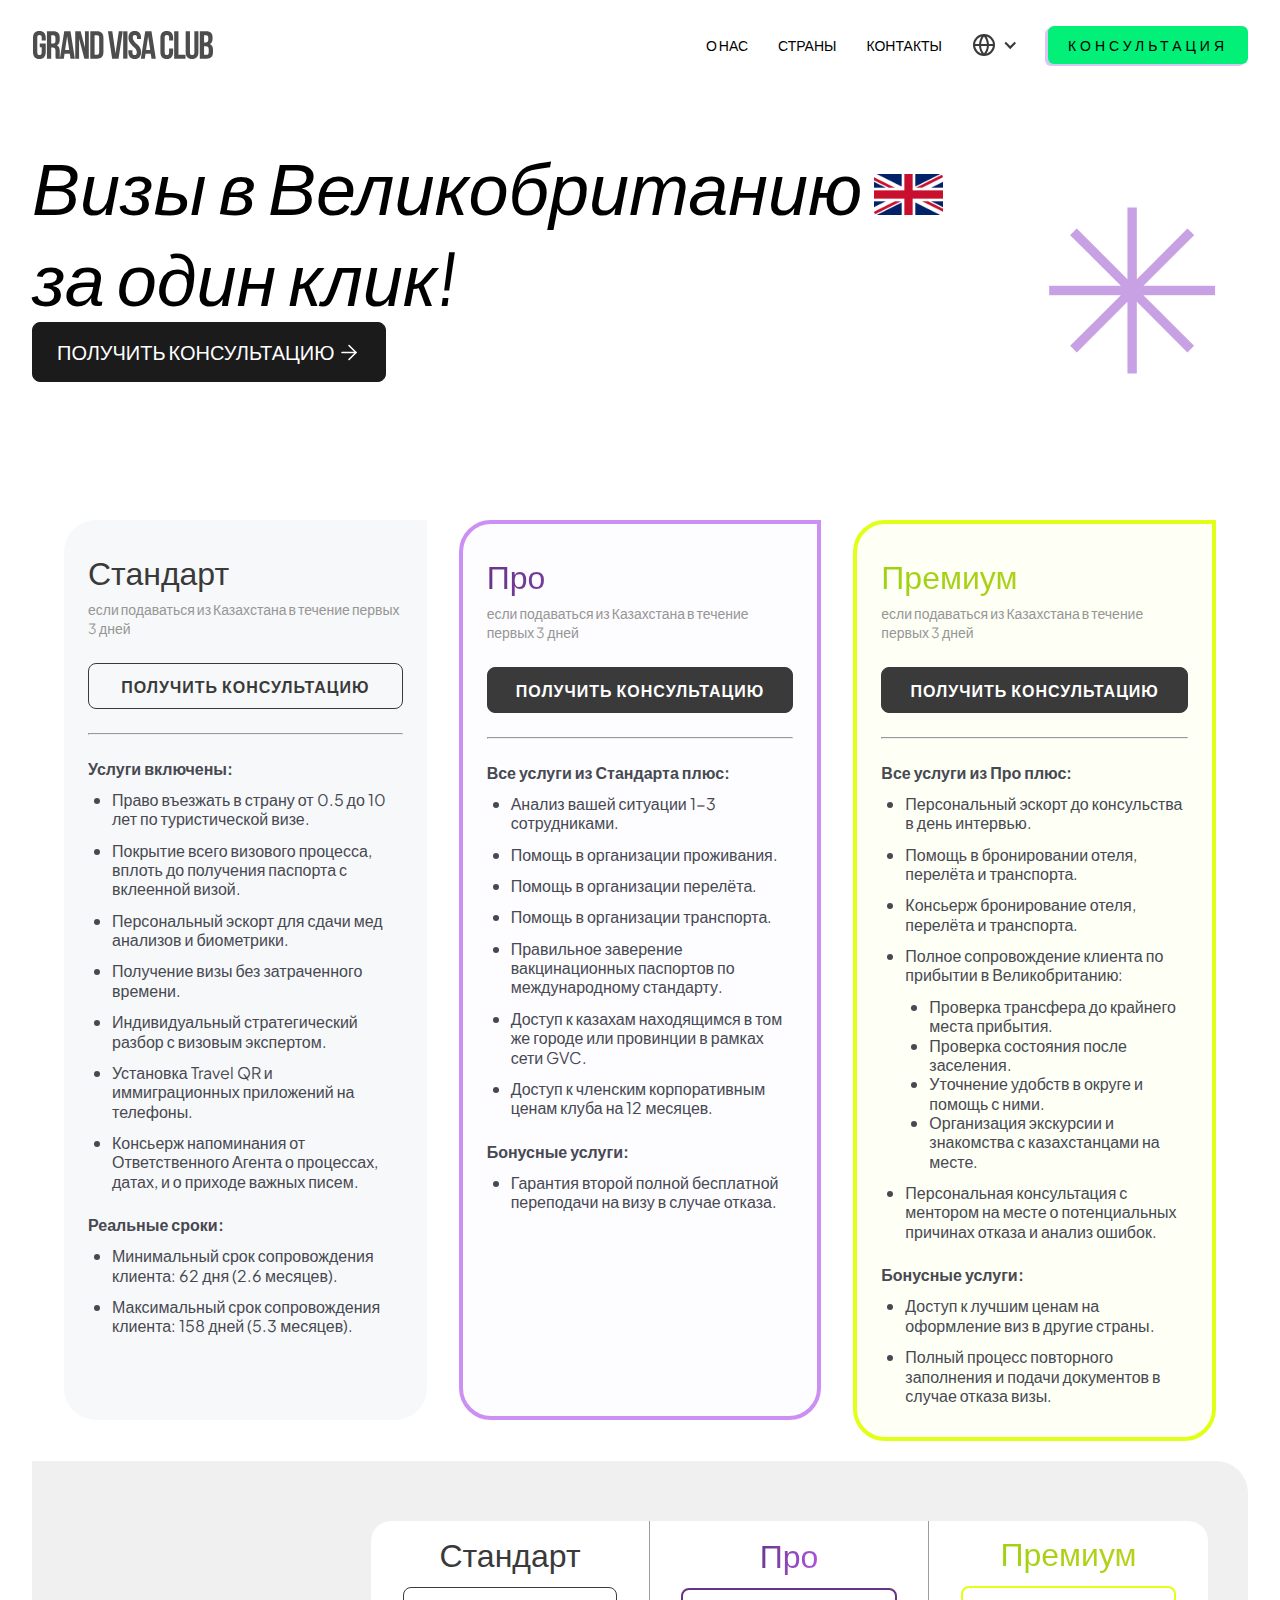
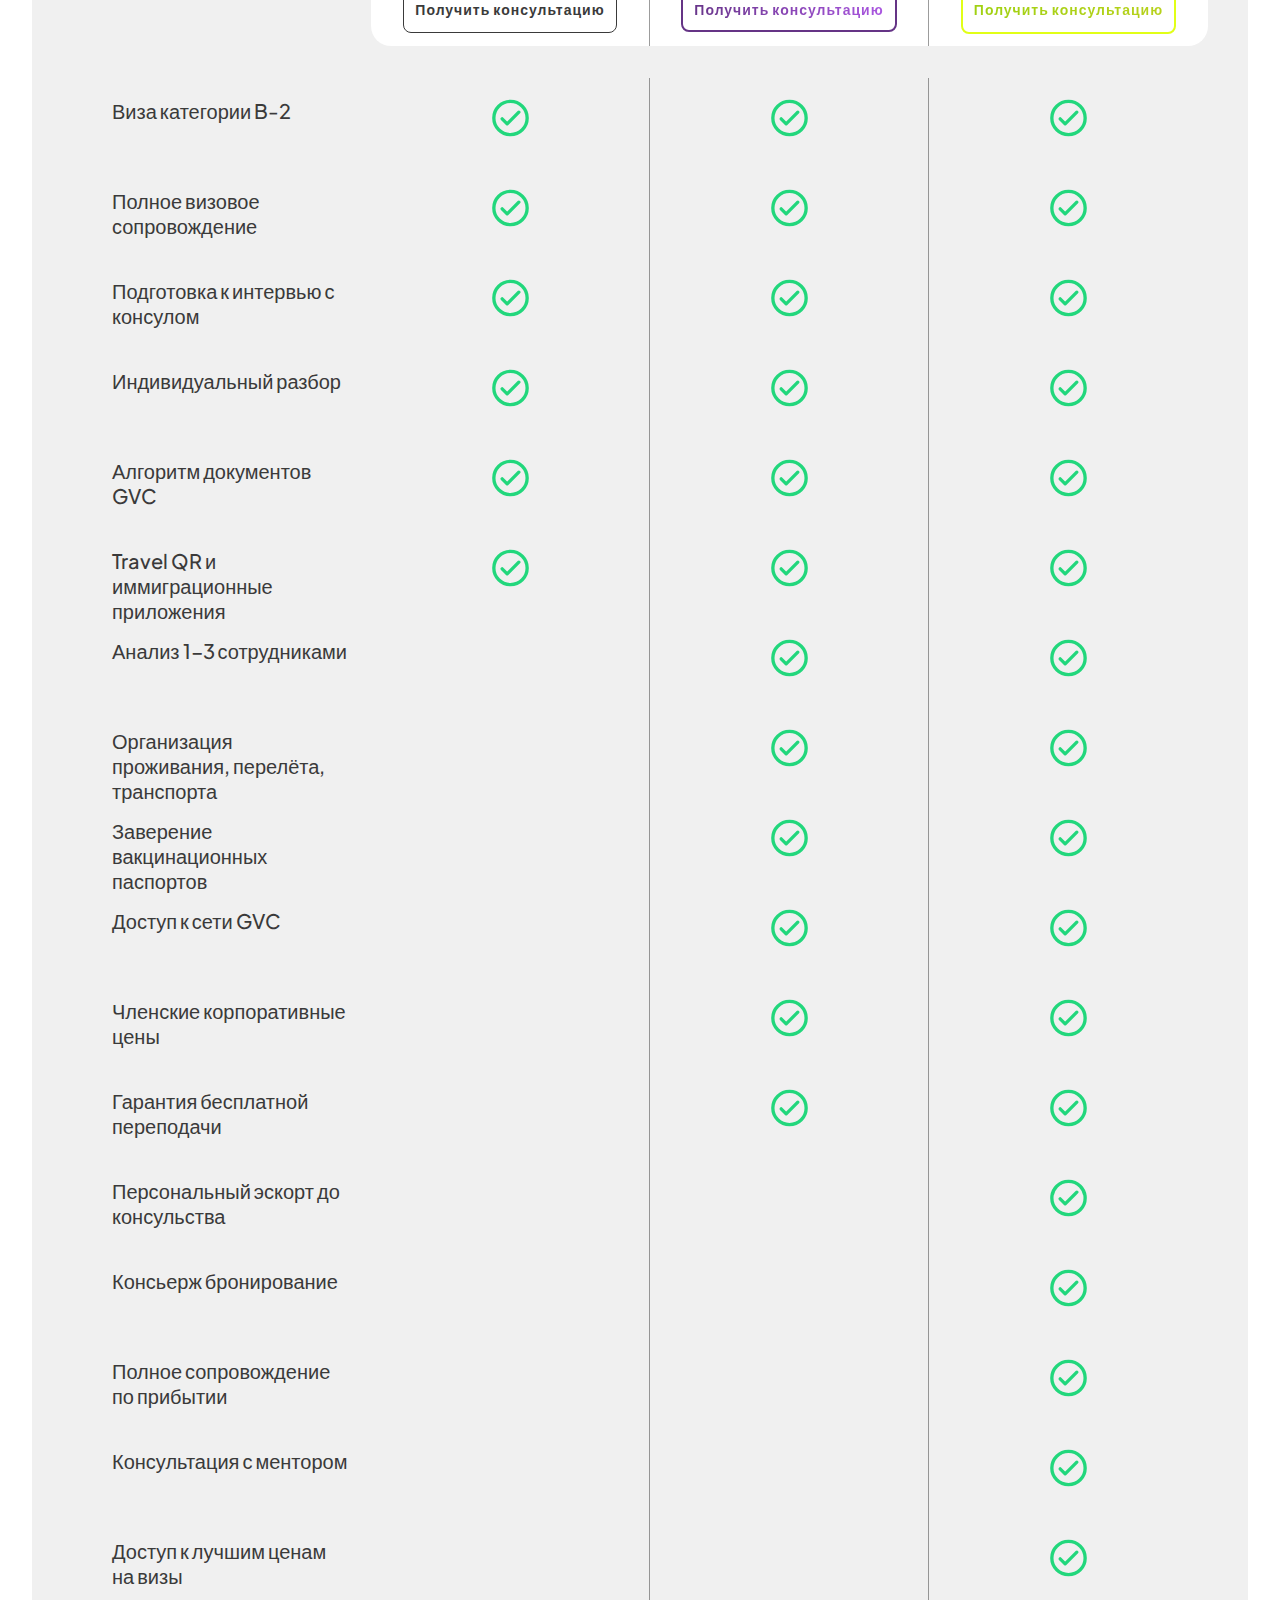
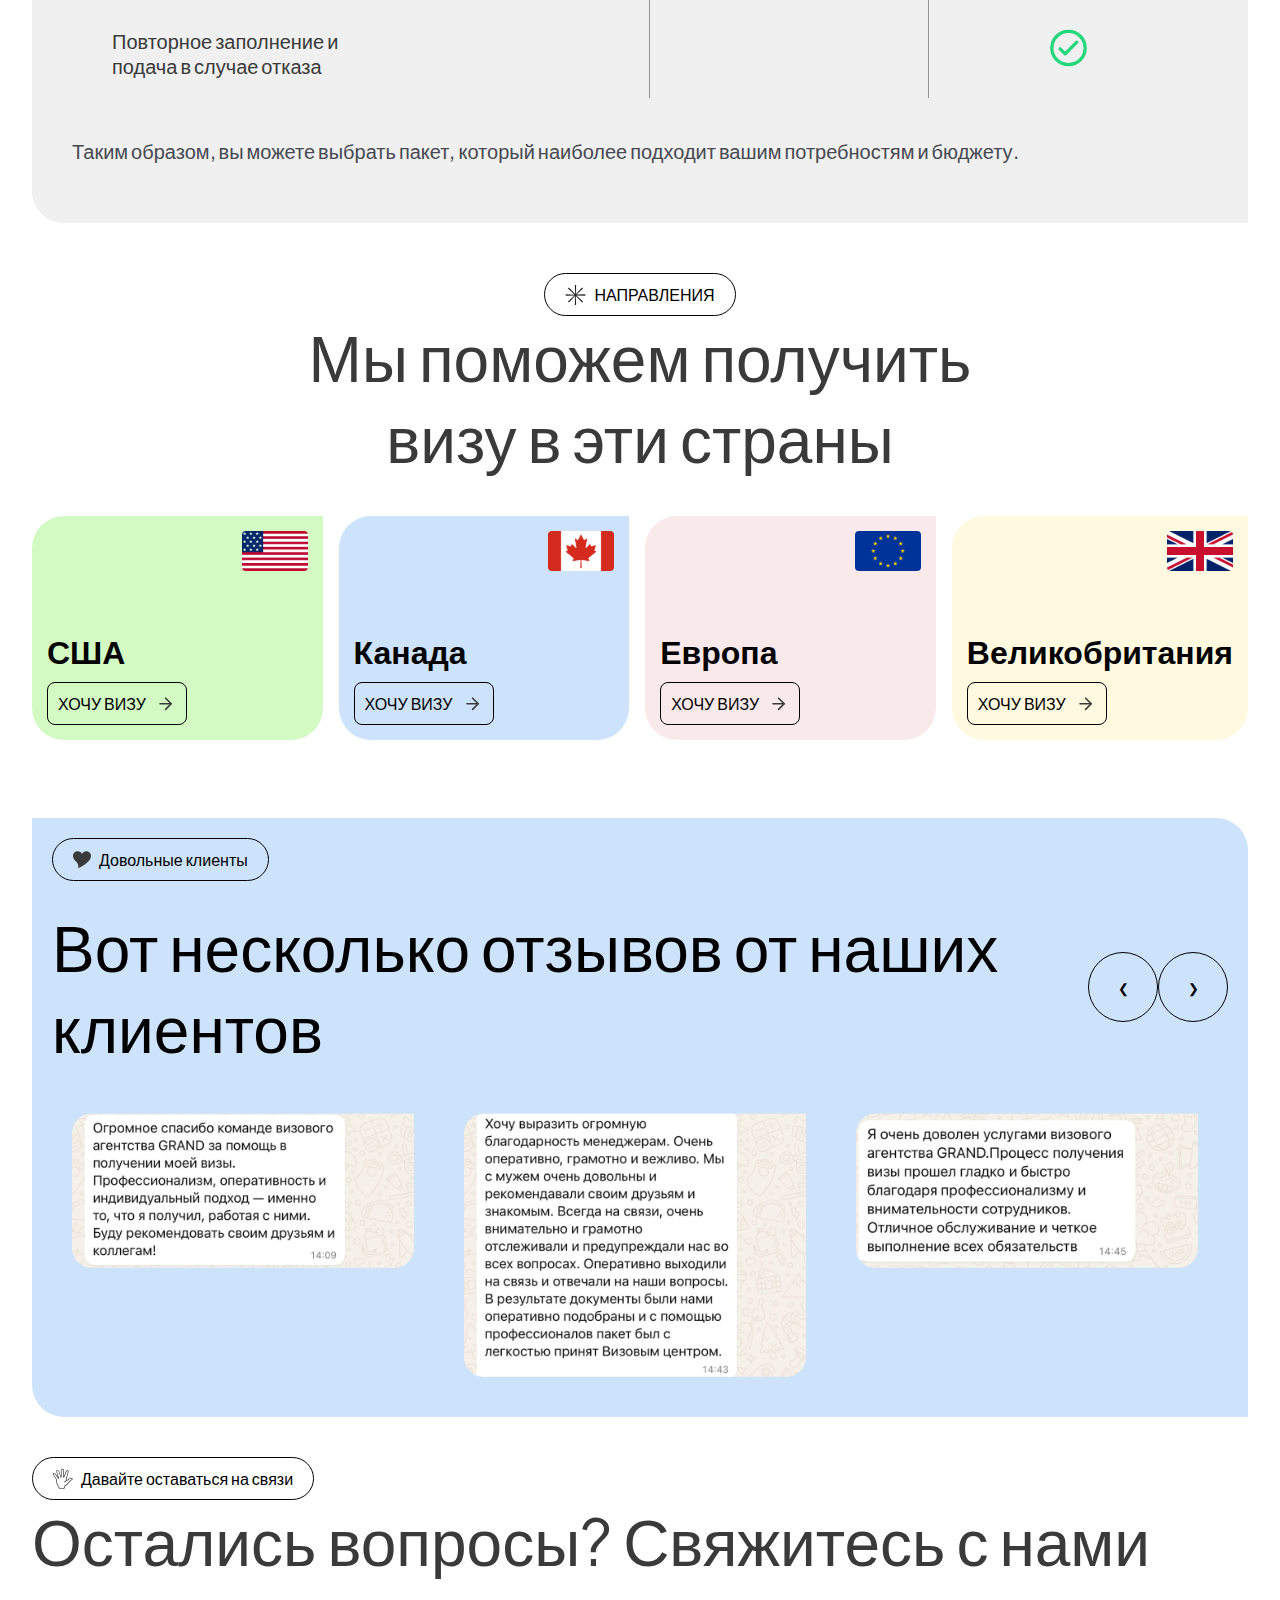
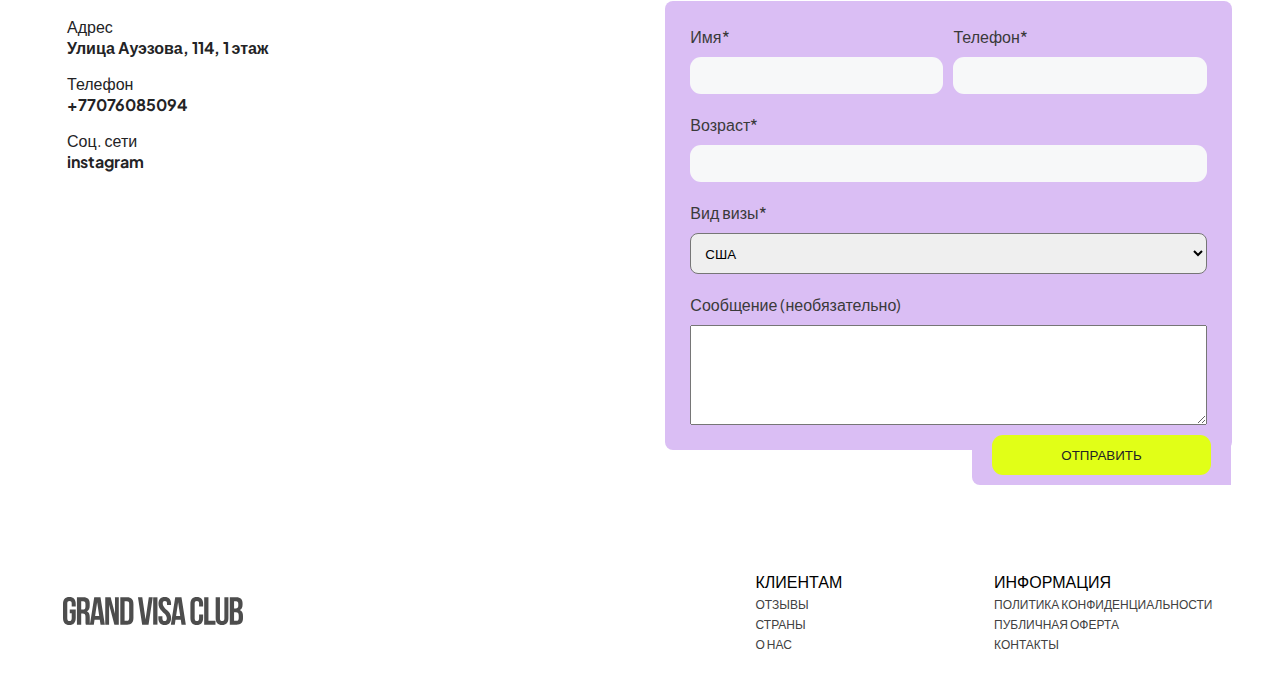
<file: britain.html>
<html lang="en">

<head>
    <meta charset="UTF-8">
    <meta name="viewport" content="width=device-width, initial-scale=1.0">
    <title>Grandvisa</title>
    <link rel="stylesheet" href="./style.css">
    <link rel="stylesheet" href="./usa.css">
    <link rel="stylesheet" href="slider.css">
</head>

<body>
    <header>
        <div class="container">
            <a href="./index.html">
                <img src="./img/Grand Visa Club.svg" alt="">
                <div class="nav">
                    <a href="index.html#aboutus">о нас</a>
                    <a href="#countries">страны</a>
                    <a href="#contacts">контакты</a>
                    <button class="country">
                        <img src="./img/66015787fbfbc913858cbe79_globe-01world.svg.svg" alt="">
                        <img src="./img/Container (1).svg" alt="">
                    </button>
                    <button class="consult">
                        <a href="#form" style="text-decoration: none; color:white;">Консультация</a>
                    </button>
                </div>
                <div class="btn_w">
                <button class="bg_menu"><img src="./img/bgmenu.svg" alt=""></button>
                </div>

                <div class="popyp_menu">
                    <div class="back_m">
                        <div class="header_menu">
                            <div class="container">
                                <a href="./index.html"><img src="./img/Grand Visa Club (1).svg" alt=""></a>
                                <button class="close_btn"><img src="./img/close.svg" alt=""></button>
                            </div>
                        </div>
                        <div class="nav_menu">
                            <div class="container">
                                <a href="#aboutus">О нас</a>
                                <a href="#countries">Страны</a>
                                <a href="#contacts">Контакты</a>
                                <button class="consult"><a href="#form">Консультация</a></button>
                            </div>
                        </div>
                    </div>
                    
                </div>
            </a>
        </div>
    </header>
    <main>
        <div class="container">
            <div class="left">
                <p class="h1">Визы в Великобританию <img src="./img/britain.svg" alt=""> за один клик!</p>
                <button><a href="#form">Получить консультацию</a><img src="./img/arroe.svg" alt=""></button>
            </div>
            <div class="right">
                <img src="./img/Container.svg" alt="">
            </div>
        </div>
    </main>
    <section class="services__section">
        <div class="services__card_standart">
            <p class="standart__title">Стандарт</p>
            <p class="card__desc">если подаваться из Казахстана в течение первых 3 дней </p>
            <button class="card__button">
                 <p>
                    <a href="#form" style="text-decoration: none; color: #3A3A3A;">Получить консультацию</a>
                </p>
            </button>
            <hr class="card__line" />
            <div class="services__text">
                <p>Услуги включены:</p>
                <ul>
                    <li>Право въезжать в страну от 0.5 до 10 лет по туристической визе.</li>
                    <li>Покрытие всего визового процесса, вплоть до получения паспорта с вклеенной визой.</li>
                    <li>Персональный эскорт для сдачи мед анализов и биометрики.</li>
                    <li>Получение визы без затраченного времени.
                    </li>
                    <li>Индивидуальный стратегический разбор с визовым экспертом.</li>
                    <li>Установка Travel QR и иммиграционных приложений на телефоны.</li>
                    <li>Консьерж напоминания от Ответственного Агента о процессах, датах, и о приходе важных писем.</li>
                </ul>
            </div>
            <div class="services__text" style="margin-top: 24px;">
                <p>Реальные сроки:</p>
                <ul>
                    <li>Минимальный срок сопровождения клиента: 62 дня (2.6 месяцев).</li>
                    <li>Максимальный срок сопровождения клиента: 158 дней (5.3 месяцев).</li>
                </ul>
            </div>
        </div>
        <div class="services__card_pro">
            <p class="pro__title">Про</p>
            <p class="card__desc">если подаваться из Казахстана в течение первых 3 дней </p>
            <button class="card__button_dark">
                 <p>
                    <a href="#form" style="text-decoration: none; color:white;">Получить консультацию</a>
                </p>
            </button>
            <hr class="card__line" />
            <div class="services__text">
                <p>Все услуги из Стандарта плюс:</p>
                <ul>
                    <li>Анализ вашей ситуации 1-3 сотрудниками.</li>
                    <li>Помощь в организации проживания.</li>
                    <li>Помощь в организации перелёта.</li>
                    <li>Помощь в организации транспорта.</li>
                    <li>Правильное заверение вакцинационных паспортов по международному стандарту.</li>
                    <li>Доступ к казахам находящимся в том же городе или провинции в рамках сети GVC.</li>
                    <li>Доступ к членским корпоративным ценам клуба на 12 месяцев.</li>

                </ul>
            </div>
            <div class="services__text" style="margin-top: 24px;">
                <p>Бонусные услуги:</p>
                <ul>
                    <li>Гарантия второй полной бесплатной переподачи на визу в случае отказа.</li>
                </ul>
            </div>
        </div>
        <div class="services__card_premium">
            <p class="premium__title">Премиум</p>
            <p class="card__desc">если подаваться из Казахстана в течение первых 3 дней </p>
            <button class="card__button_dark">
                 <p>
                    <a href="#form" style="text-decoration: none; color:white;">Получить консультацию</a>
                </p>
            </button>
            <hr class="card__line" />
            <div class="services__text">
                <p>Все услуги из Про плюс:</p>
                <ul>
                    <li>Персональный эскорт до консульства в день интервью.</li>
                    <li>Помощь в бронировании отеля, перелёта и транспорта.</li>
                    <li>Консьерж бронирование отеля, перелёта и транспорта.</li>
                    <li>Полное сопровождение клиента по прибытии в Великобританию:
                        <ul class="list_without_padding" style="list-style-type: disc;">
                            <li>Проверка трансфера до крайнего места прибытия.</li>
                            <li>Проверка состояния после заселения.</li>
                            <li>Уточнение удобств в округе и помощь с ними.</li>
                            <li>Организация экскурсии и знакомства с казахстанцами на месте.</li>
                        </ul>
                    </li>
                    <li>Персональная консультация с ментором на месте о потенциальных причинах отказа и анализ ошибок.
                    </li>

                </ul>
            </div>
            <div class="services__text" style="margin-top: 24px;">
                <p>Бонусные услуги:</p>
                <ul>
                    <li>Доступ к лучшим ценам на оформление виз в другие страны.</li>
                    <li>Полный процесс повторного заполнения и подачи документов в случае отказа визы.</li>
                </ul>
            </div>
        </div>
    </section>
    <img class="services__image" src="./img/services__block.png" alt="" />
    <div class="container">
        <div class="section-wrapper">
            <section class="rates">
                <div class="rates-item header"></div>
                <div class="rates-standart">
                    <p>Стандарт</p>
                    <button>
                        <a href="#form">Получить консультацию</a>
                    </button>
                </div>
                <div class="rates-pro">
                    <p>Про</p>
                    <button>
                        <a href="#form">Получить консультацию</a>
                    </button>
                </div>
                <div class="rates-premium">
                    <p>Премиум</p>
                    <button>
                        <a href="#form">Получить консультацию</a>
                    </button>
                </div>

                <div>
                    <div class="rates-item">Виза категории B-2</div>
                    <div class="rates-item">Полное визовое сопровождение</div>
                    <div class="rates-item">Подготовка к интервью
                        с консулом</div>
                    <div class="rates-item">Индивидуальный разбор</div>
                    <div class="rates-item">Алгоритм документов GVC</div>
                    <div class="rates-item">Travel QR и иммиграционные приложения</div>
                    <div class="rates-item">Анализ 1-3 сотрудниками</div>
                    <div class="rates-item">Организация проживания, перелёта, транспорта</div>
                    <div class="rates-item">Заверение вакцинационных паспортов</div>
                    <div class="rates-item">Доступ к сети GVC</div>
                    <div class="rates-item">Членские корпоративные цены</div>
                    <div class="rates-item">Гарантия бесплатной
                        переподачи</div>
                    <div class="rates-item">Персональный эскорт
                        до консульства</div>
                    <div class="rates-item">Консьерж бронирование</div>
                    <div class="rates-item">Полное сопровождение по прибытии</div>
                    <div class="rates-item">Консультация с ментором</div>
                    <div class="rates-item">Доступ к лучшим ценам
                        на визы</div>
                    <div class="rates-item">Повторное заполнение
                        и подача в случае отказа</div>
                </div>


                <div class="second__block">
                    <div class="rates-item"><img src="./img/check.svg" alt="Something went wrong" />
                    </div>
                    <div class="rates-item"><img src="./img/check.svg" alt="Something went wrong" />
                    </div>
                    <div class="rates-item"><img src="./img/check.svg" alt="Something went wrong" />
                    </div>
                    <div class="rates-item"><img src="./img/check.svg" alt="Something went wrong" />
                    </div>
                    <div class="rates-item"><img src="./img/check.svg" alt="Something went wrong" />
                    </div>
                    <div class="rates-item"><img src="./img/check.svg" alt="Something went wrong" />
                    </div>
                </div>

                <div class="third__block">
                    <div class="rates-item"><img src="./img/check.svg" alt="Something went wrong" />
                    </div>
                    <div class="rates-item"><img src="./img/check.svg" alt="Something went wrong" />
                    </div>
                    <div class="rates-item"><img src="./img/check.svg" alt="Something went wrong" />
                    </div>
                    <div class="rates-item"><img src="./img/check.svg" alt="Something went wrong" />
                    </div>
                    <div class="rates-item"><img src="./img/check.svg" alt="Something went wrong" />
                    </div>
                    <div class="rates-item"><img src="./img/check.svg" alt="Something went wrong" />
                    </div>
                    <div class="rates-item"><img src="./img/check.svg" alt="Something went wrong" />
                    </div>
                    <div class="rates-item"><img src="./img/check.svg" alt="Something went wrong" />
                    </div>
                    <div class="rates-item"><img src="./img/check.svg" alt="Something went wrong" />
                    </div>
                    <div class="rates-item"><img src="./img/check.svg" alt="Something went wrong" />
                    </div>
                    <div class="rates-item"><img src="./img/check.svg" alt="Something went wrong" />
                    </div>
                    <div class="rates-item"><img src="./img/check.svg" alt="Something went wrong" />
                    </div>
                </div>

                <div class="fourth__block">
                    <div class="rates-item"><img src="./img/check.svg" alt="Something went wrong" />
                    </div>
                    <div class="rates-item"><img src="./img/check.svg" alt="Something went wrong" />
                    </div>
                    <div class="rates-item"><img src="./img/check.svg" alt="Something went wrong" />
                    </div>
                    <div class="rates-item"><img src="./img/check.svg" alt="Something went wrong" />
                    </div>
                    <div class="rates-item"><img src="./img/check.svg" alt="Something went wrong" />
                    </div>
                    <div class="rates-item"><img src="./img/check.svg" alt="Something went wrong" />
                    </div>
                    <div class="rates-item"><img src="./img/check.svg" alt="Something went wrong" />
                    </div>
                    <div class="rates-item"><img src="./img/check.svg" alt="Something went wrong" />
                    </div>
                    <div class="rates-item"><img src="./img/check.svg" alt="Something went wrong" />
                    </div>
                    <div class="rates-item"><img src="./img/check.svg" alt="Something went wrong" />
                    </div>
                    <div class="rates-item"><img src="./img/check.svg" alt="Something went wrong" />
                    </div>
                    <div class="rates-item"><img src="./img/check.svg" alt="Something went wrong" />
                    </div>
                    <div class="rates-item"><img src="./img/check.svg" alt="Something went wrong" />
                    </div>
                    <div class="rates-item"><img src="./img/check.svg" alt="Something went wrong" />
                    </div>
                    <div class="rates-item"><img src="./img/check.svg" alt="Something went wrong" />
                    </div>
                    <div class="rates-item"><img src="./img/check.svg" alt="Something went wrong" />
                    </div>
                    <div class="rates-item"><img src="./img/check.svg" alt="Something went wrong" />
                    </div>
                    <div class="rates-item"><img src="./img/check.svg" alt="Something went wrong" />
                    </div>
                </div>
            </section>
            <p class="rates-main-text">Таким образом, вы можете выбрать пакет, который наиболее подходит вашим
                потребностям и бюджету.</p>
        </div>
    </div>
    <section class="countrys">
        <div class="container">
            <div class="dot" id="countries">
                <img src="./img/sun.svg" alt="">
                <p>НАПРАВЛЕНИЯ</p>
            </div>
            <p class="c_text">
                Мы поможем получить визу в эти страны
            </p>
            <div class="c_wrapper">
                <div class="usa"><img src="./img/usa.svg" alt="">
                    <div>
                        <p>США</p><a href="./usa.html">ХОЧУ ВИЗУ <img src="./img/newarr.svg" alt=""></a>
                    </div>
                </div>
                <div class="canada"><img src="./img/canada.svg" alt="">
                    <div>
                        <p>Канада</p><a href="./canada.html">ХОЧУ ВИЗУ <img src="./img/newarr.svg" alt=""></a>
                    </div>
                </div>
                <div class="europa"><img src="./img/europa.svg" alt="">
                    <div>
                        <p>Европа</p><a href="./shengen.html">ХОЧУ ВИЗУ <img src="./img/newarr.svg" alt=""></a>
                    </div>
                </div>
                <div class="velik"><img src="./img/velik.svg" alt="">
                    <div>
                        <p>Великобритания</p><a href="./britain.html">ХОЧУ ВИЗУ <img src="./img/newarr.svg" alt=""></a>
                    </div>
                </div>
            </div>
        </div>
    </section>
    <section class="sliders hh" id="slider2">
        <div class="container">
            <div class="dot">
                <img src="./img/heart.svg" alt="">
                <p>Довольные клиенты</p>
            </div>
            <div class="job_block">
                <div>
                    <p class="slide_head ss">Вот несколько отзывов от наших клиентов</p>
                </div>
                <div class="controls">
                    <button class="control prev" >&#10094;</button>
                    <button class="control next" >&#10095;</button>
                </div>
            </div>
            <div class="slider">
                <div class="slides">
                    <div class="slide">
                        <img src="./img/Rectangle 56.png" alt="">
                    </div>
                    <div class="slide">
                        <img src="./img/Rectangle 57.png" alt="">
                    </div>
                    <div class="slide">
                        <img src="./img/Rectangle 58.png" alt="">
                    </div>
                    <div class="slide">
                        <img src="./img/Rectangle 56.png" alt="">
                    </div>
                    <div class="slide">
                        <img src="./img/Rectangle 57.png" alt="">
                    </div>
                    <div class="slide">
                        <img src="./img/Rectangle 58.png" alt="">
                    </div>
                </div>
                
            </div>
        </div>
    </section>
    <section class="footer" id="contacts">
        <div class="container">
            <div class="top_footer">
                <div class="dot">
                    <img src="./img/hand.svg" alt="">
                    <p>Давайте оставаться на связи</p>
                </div>
                <div class="f_text">
                    <p>Остались вопросы? Свяжитесь с нами</p>
                </div>
                <div class="map_block">
                    <iframe src="https://www.google.com/maps/embed?pb=!1m18!1m12!1m3!1d2906.9304468149544!2d76.9055018!3d43.231917900000006!2m3!1f0!2f0!3f0!3m2!1i1024!2i768!4f13.1!3m3!1m2!1s0x3883692613bf2117%3A0xf0c95d9a68a454e!2zMSDRjdGC0LDQtiwg0YPQu9C40YbQsCDQkNGD0Y3Qt9C-0LLQsCAxMTQsINCQ0LvQvNCw0YLRiyAwNTAwNTcsINCa0LDQt9Cw0YXRgdGC0LDQvQ!5e0!3m2!1sru!2skg!4v1718745513569!5m2!1sru!2skg" width="100%" height="550px" style="border:0;" allowfullscreen="" loading="lazy" referrerpolicy="no-referrer-when-downgrade"></iframe>
                    <div class="map_block_it">
                        <div class="map_top_block">
                            <p class="top_t_fot">Адрес</p>
                            <p class="bot_t_fot">​Улица Ауэзова, 114​​, 1 этаж</p>
                            <p class="top_t_fot">Телефон</p>
                            <p class="bot_t_fot">+77076085094</p>
                            <p class="top_t_fot">Соц. сети</p>
                            <p class="bot_t_fot"><a href="">instagram</a></p>
                        </div>
                        <div class="map_bottom_block">
                            <form action="" id="form">
                                <div>
                                    <label for="">
                                        <p>Имя*</p>
                                        <input type="text">
                                    </label>
                                    <label for="">
                                        <p>Телефон*</p>
                                        <input type="text">
                                    </label>
                                </div>
                                <label for="">
                                    <p>Возраст*</p>
                                    <input type="text">
                                </label>
                                <label for="">
                                    <p>Вид визы*</p>
                                    <select name="" id="">
                                        <option value="">США</option>
                                        <option value="">Канада</option>
                                        <option value="">Европа</option>
                                        <option value="">Великобритания</option>
                                    </select>
                                </label>
                                <label for="">
                                    <p>Сообщение (необязательно)</p>
                                    <textarea name=""  id=""></textarea>
                                </label>
                                <div for="" class="newtxt">
                                    <input type="submit" value="Отправить">
                                </div>
                            </form>
                        </div>
                    </div>
                </div>
            </div>
            <footer>
                <div class="container">
                    <a href="index.html"><img src="./img/Grand Visa Club.svg" alt=""></a>
                <div class="fot_nav">
                    <div>
                        <p class="headd">Клиентам</p>
                            <a href="#slider2">ОТЗЫВЫ</a>
                            <a href="#countries">СТРАНЫ</a>
                            <a href="#aboutus">О НАС</a>
                        </div>
                        <div>
                            <p class="headd">Информация</p>
                            <a href="./privacypolicy.html">Политика конфиденциальности</a>
                            <a href="./oferta.html">Публичная оферта</a>
                            <a href="#contacts">Контакты</a>
                    </div>
                </div>
                </div>
            </footer>
        </div>
    </section>
    <script src="index.js"></script>
</body>

</html>
</file>
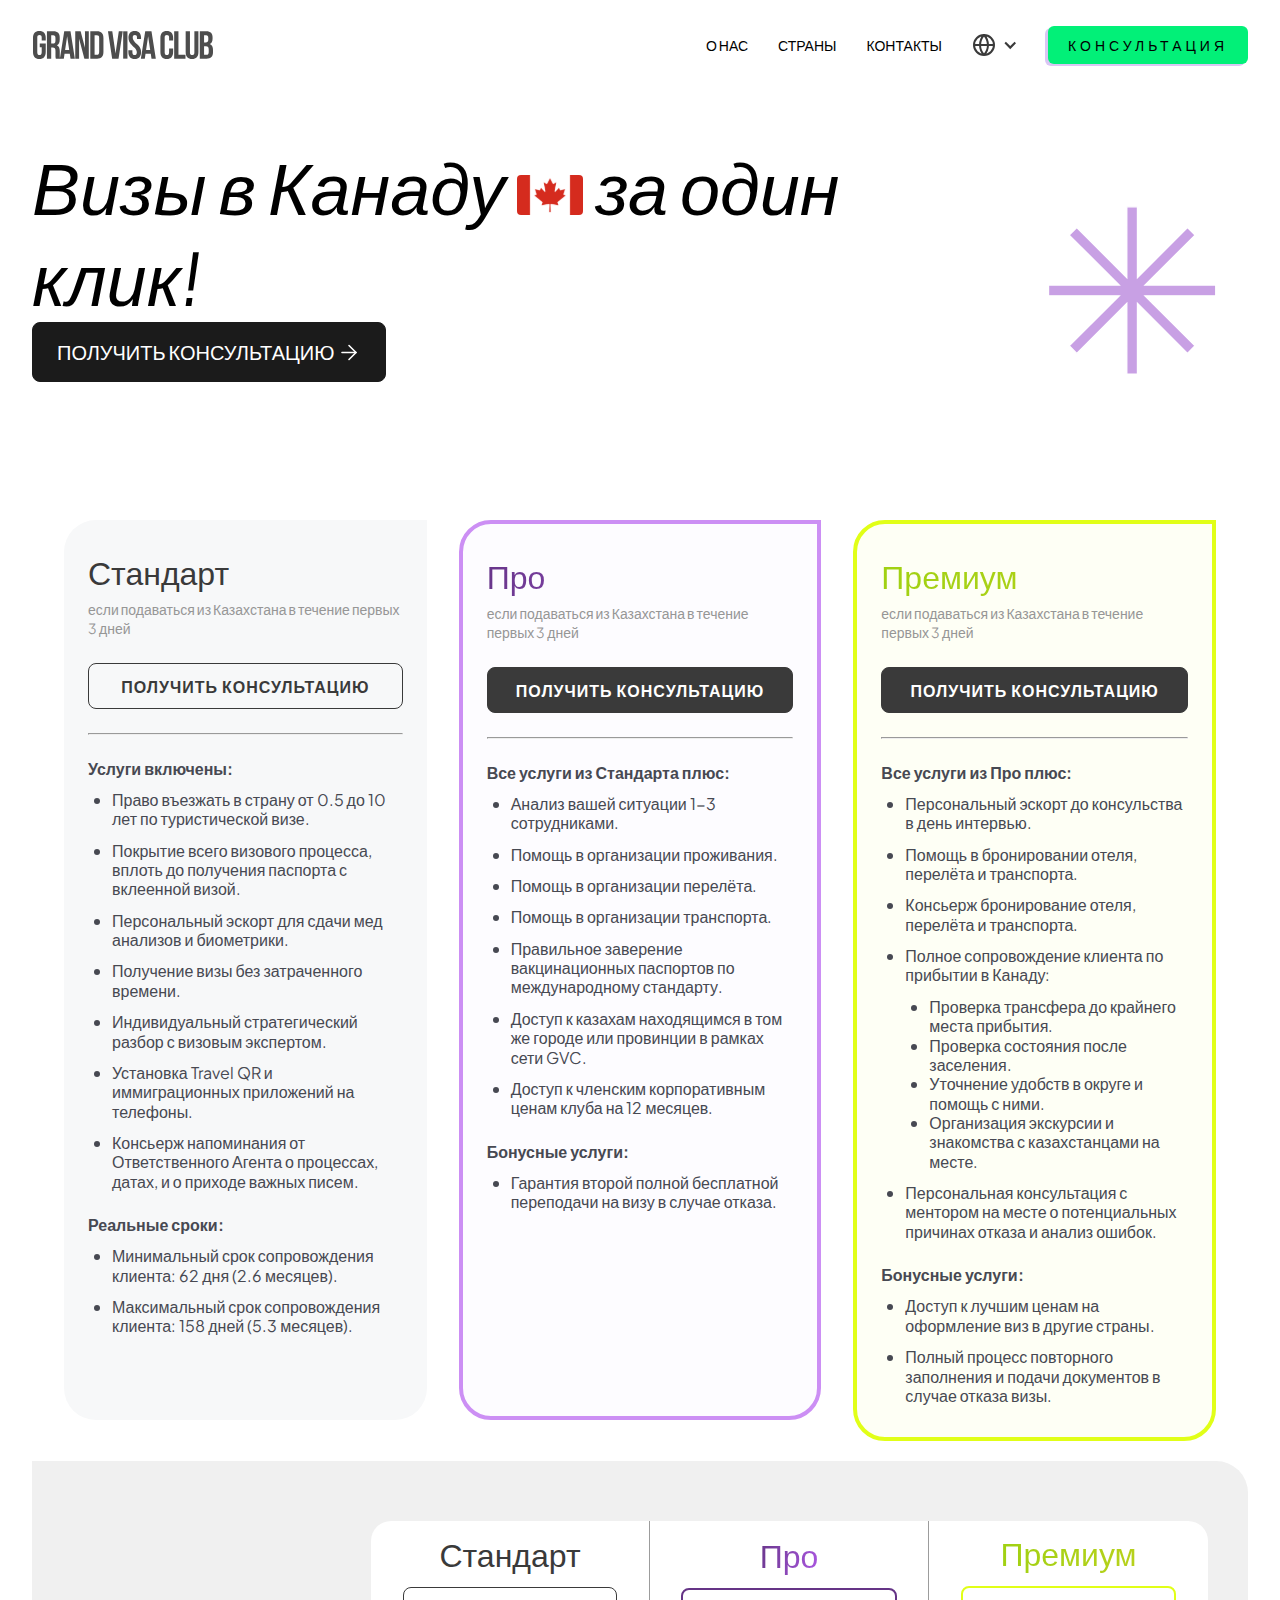
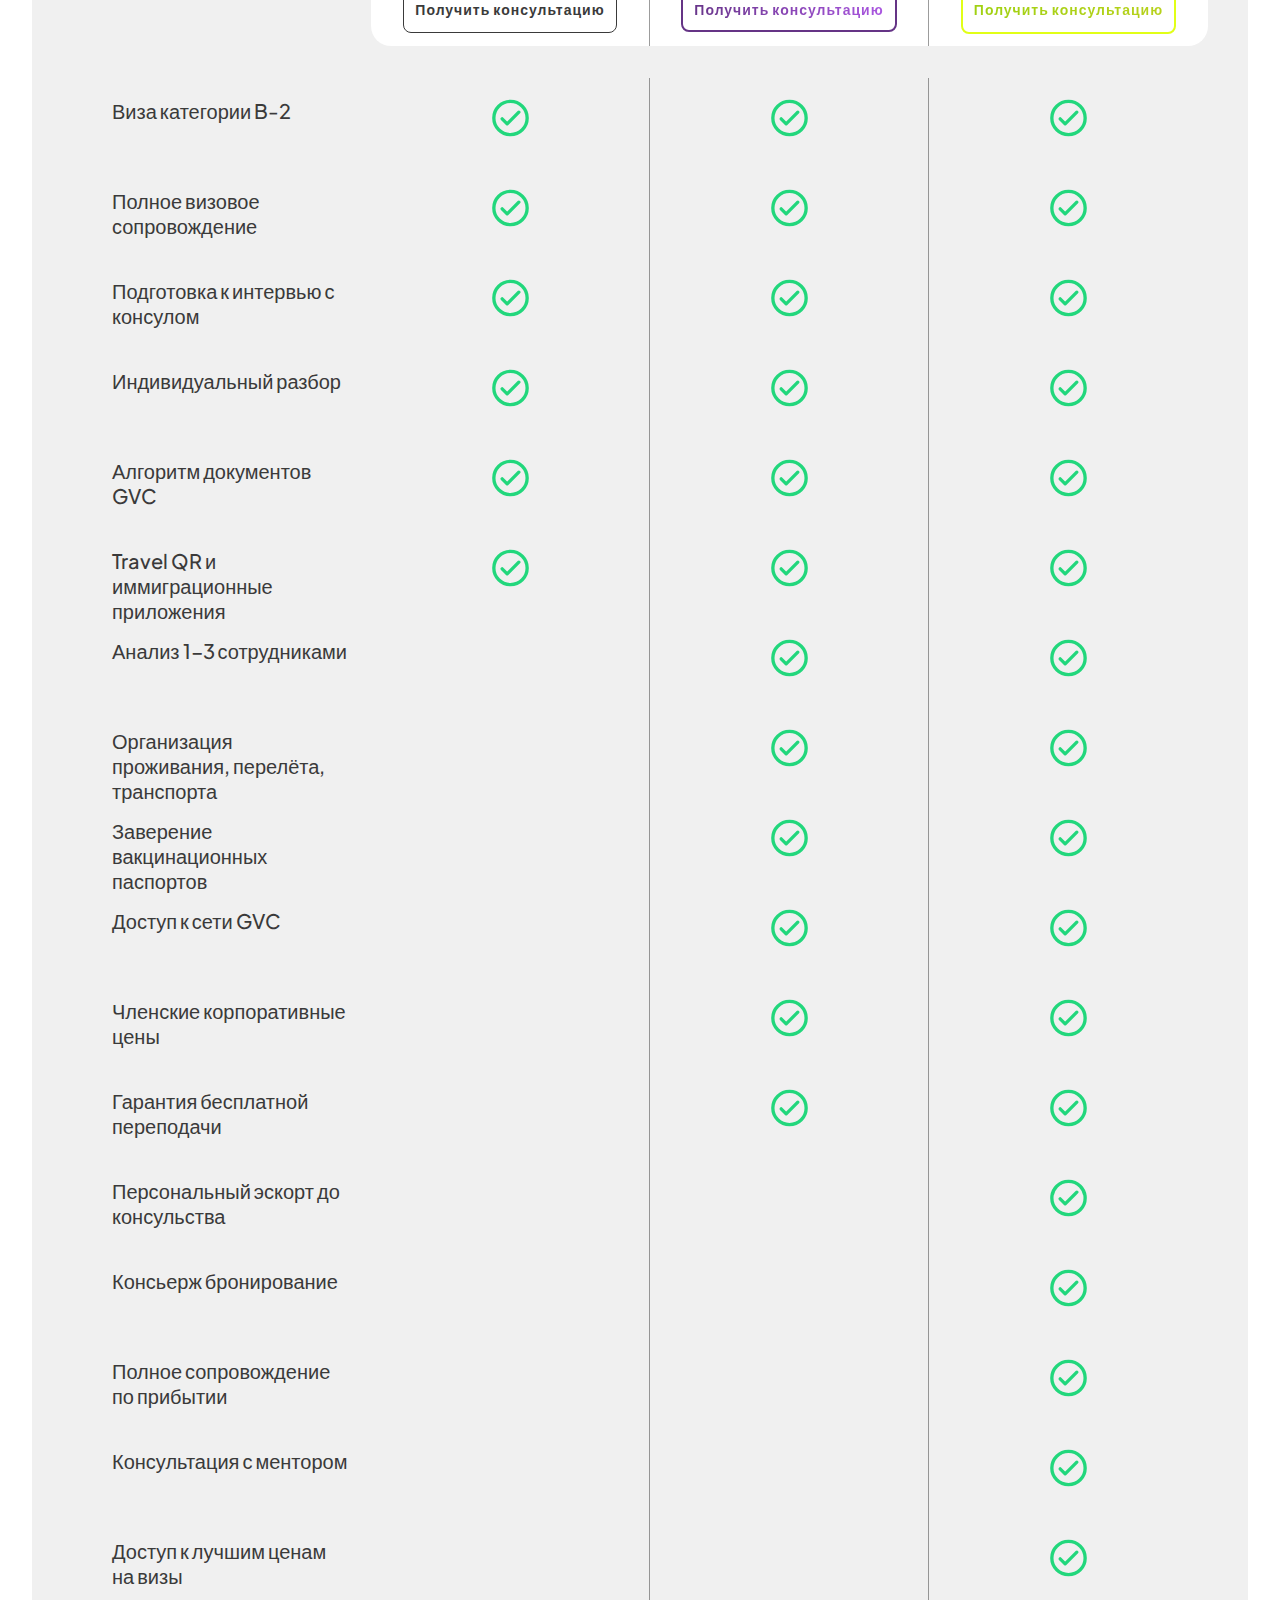
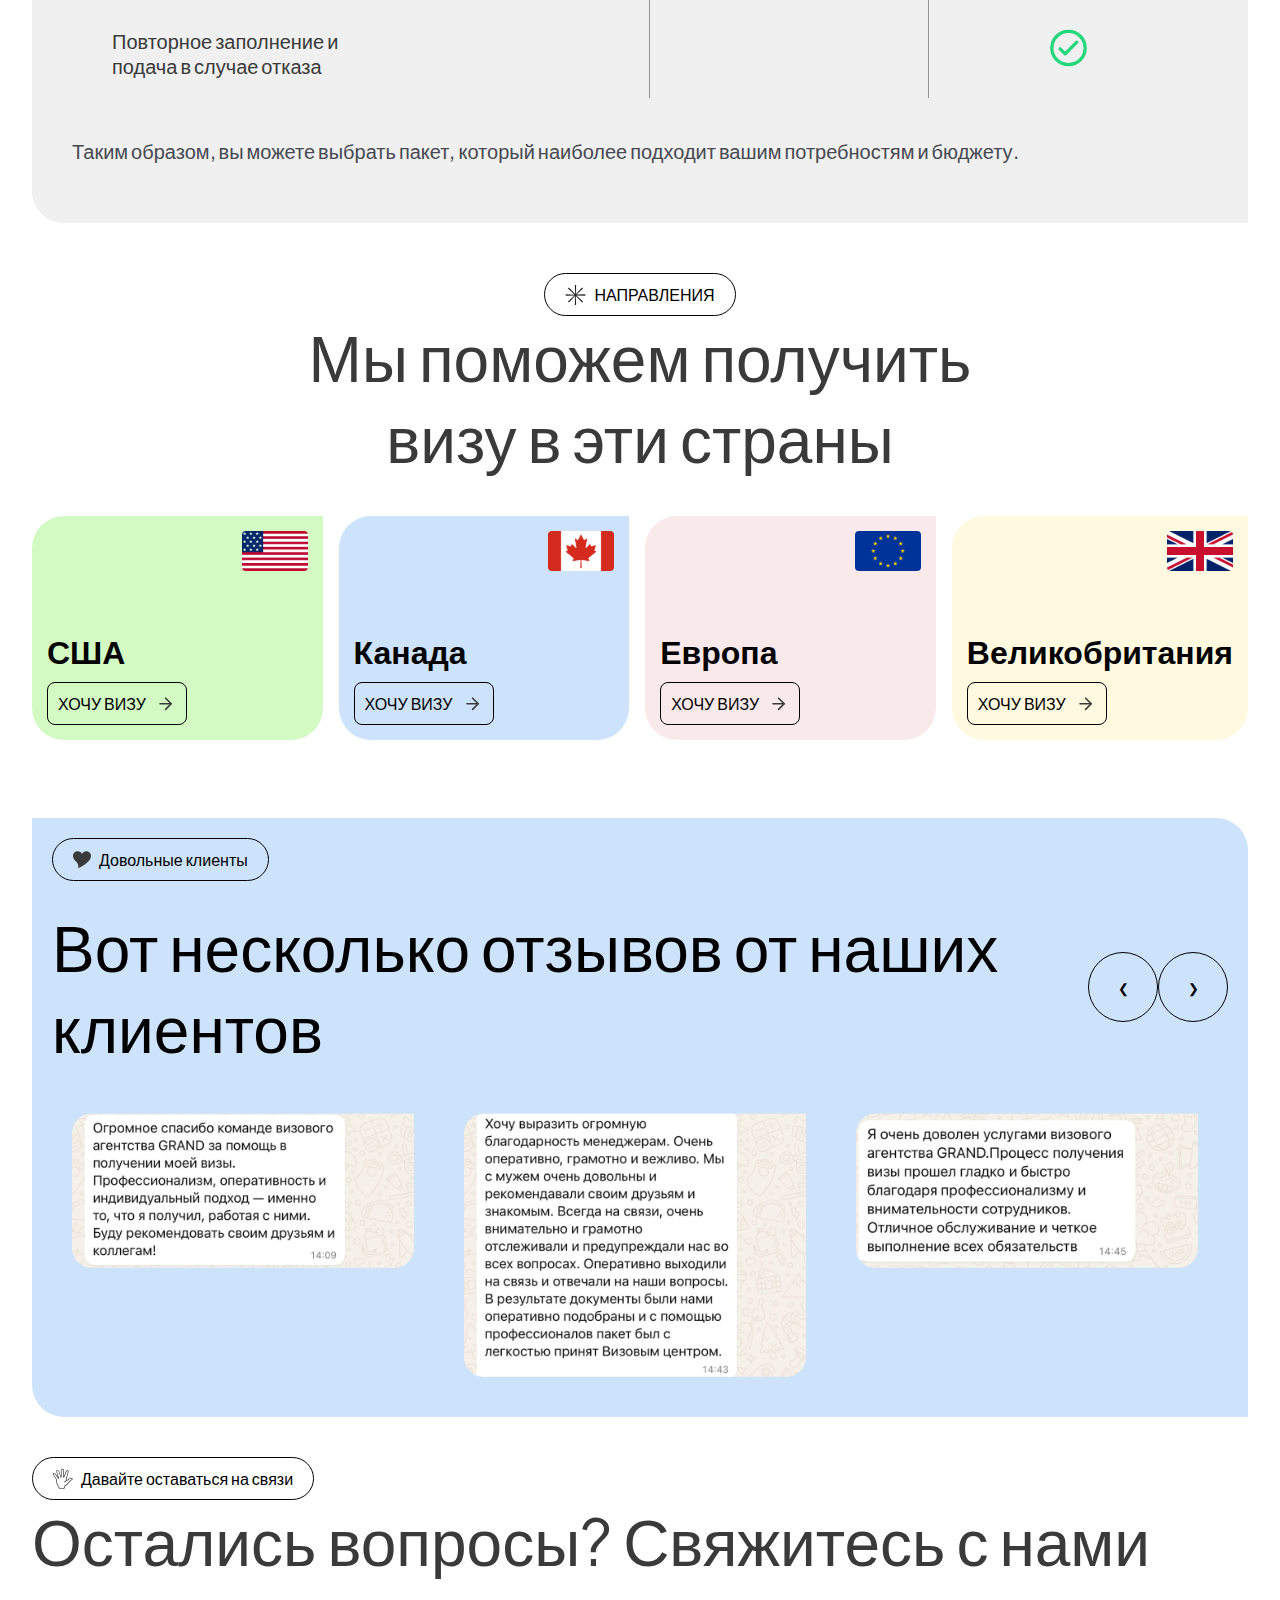
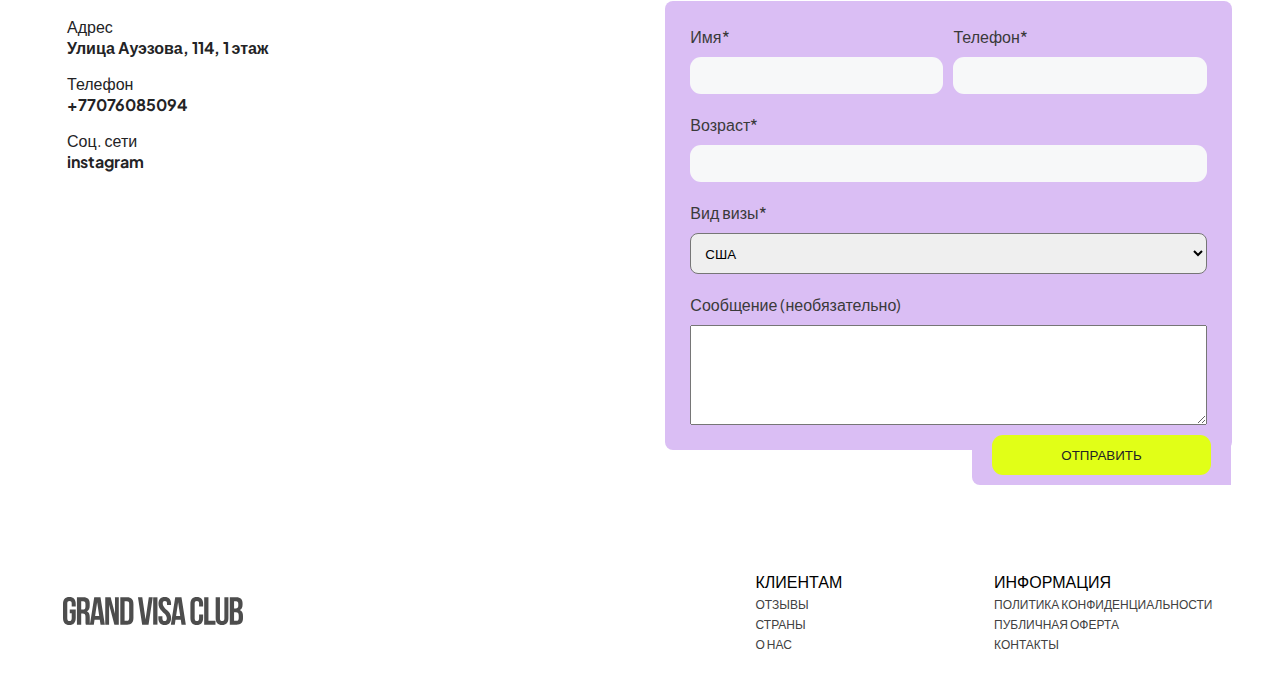
<file: canada.html>
<html lang="en">

<head>
    <meta charset="UTF-8">
    <meta name="viewport" content="width=device-width, initial-scale=1.0">
    <title>Grandvisa</title>
    <link rel="stylesheet" href="./style.css">
    <link rel="stylesheet" href="./usa.css">
    <link rel="stylesheet" href="slider.css">
</head>

<body>
    <header>
        <div class="container">
            <a href="./index.html">
                <img src="./img/Grand Visa Club.svg" alt="">
                <div class="nav">
                    <a href="index.html#aboutus">о нас</a>
                    <a href="#countries">страны</a>
                    <a href="#contacts">контакты</a>
                    <button class="country">
                        <img src="./img/66015787fbfbc913858cbe79_globe-01world.svg.svg" alt="">
                        <img src="./img/Container (1).svg" alt="">
                    </button>
                    <button class="consult">
                        <a href="#form" style="text-decoration: none; color:white;">Консультация</a>
                    </button>
                </div>
                <div class="btn_w">
                <button class="bg_menu"><img src="./img/bgmenu.svg" alt=""></button>
                </div>

                <div class="popyp_menu">
                    <div class="back_m">
                        <div class="header_menu">
                            <div class="container">
                                <a href="./index.html"><img src="./img/Grand Visa Club (1).svg" alt=""></a>
                                <button class="close_btn"><img src="./img/close.svg" alt=""></button>
                            </div>
                        </div>
                        <div class="nav_menu">
                            <div class="container">
                                <a href="#aboutus">О нас</a>
                                <a href="#countries">Страны</a>
                                <a href="#contacts">Контакты</a>
                                <button class="consult"><a href="#form">Консультация</a></button>
                            </div>
                        </div>
                    </div>
                    
                </div>
            </a>
        </div>
    </header>
    <main>
        <div class="container">
            <div class="left">
                <p class="h1">Визы в Канаду <img src="./img/canada.svg" alt=""> за один клик!</p>
                <button><a href="#form">Получить консультацию</a><img src="./img/arroe.svg" alt=""></button>
            </div>
            <div class="right">
                <img src="./img/Container.svg" alt="">
            </div>
        </div>
    </main>
    <section class="services__section">
        <div class="services__card_standart">
            <p class="standart__title">Стандарт</p>
            <p class="card__desc">если подаваться из Казахстана в течение первых 3 дней </p>
            <button class="card__button">
                 <p>
                    <a href="#form" style="text-decoration: none; color: #3A3A3A;">Получить консультацию</a>
                </p>
            </button>
            <hr class="card__line" />
            <div class="services__text">
                <p>Услуги включены:</p>
                <ul>
                    <li>Право въезжать в страну от 0.5 до 10 лет по туристической визе.</li>
                    <li>Покрытие всего визового процесса, вплоть до получения паспорта с вклеенной визой.</li>
                    <li>Персональный эскорт для сдачи мед анализов и биометрики.</li>
                    <li>Получение визы без затраченного времени.
                    </li>
                    <li>Индивидуальный стратегический разбор с визовым экспертом.</li>
                    <li>Установка Travel QR и иммиграционных приложений на телефоны.</li>
                    <li>Консьерж напоминания от Ответственного Агента о процессах, датах, и о приходе важных писем.</li>
                </ul>
            </div>
            <div class="services__text" style="margin-top: 24px;">
                <p>Реальные сроки:</p>
                <ul>
                    <li>Минимальный срок сопровождения клиента: 62 дня (2.6 месяцев).</li>
                    <li>Максимальный срок сопровождения клиента: 158 дней (5.3 месяцев).</li>
                </ul>
            </div>
        </div>
        <div class="services__card_pro">
            <p class="pro__title">Про</p>
            <p class="card__desc">если подаваться из Казахстана в течение первых 3 дней </p>
            <button class="card__button_dark">
                 <p>
                    <a href="#form" style="text-decoration: none; color:white;">Получить консультацию</a>
                </p>
            </button>
            <hr class="card__line" />
            <div class="services__text">
                <p>Все услуги из Стандарта плюс:</p>
                <ul>
                    <li>Анализ вашей ситуации 1-3 сотрудниками.</li>
                    <li>Помощь в организации проживания.</li>
                    <li>Помощь в организации перелёта.</li>
                    <li>Помощь в организации транспорта.</li>
                    <li>Правильное заверение вакцинационных паспортов по международному стандарту.</li>
                    <li>Доступ к казахам находящимся в том же городе или провинции в рамках сети GVC.</li>
                    <li>Доступ к членским корпоративным ценам клуба на 12 месяцев.</li>

                </ul>
            </div>
            <div class="services__text" style="margin-top: 24px;">
                <p>Бонусные услуги:</p>
                <ul>
                    <li>Гарантия второй полной бесплатной переподачи на визу в случае отказа.</li>
                </ul>
            </div>
        </div>
        <div class="services__card_premium">
            <p class="premium__title">Премиум</p>
            <p class="card__desc">если подаваться из Казахстана в течение первых 3 дней </p>
            <button class="card__button_dark">
                 <p>
                    <a href="#form" style="text-decoration: none; color:white;">Получить консультацию</a>
                </p>
            </button>
            <hr class="card__line" />
            <div class="services__text">
                <p>Все услуги из Про плюс:</p>
                <ul>
                    <li>Персональный эскорт до консульства в день интервью.</li>
                    <li>Помощь в бронировании отеля, перелёта и транспорта.</li>
                    <li>Консьерж бронирование отеля, перелёта и транспорта.</li>
                    <li>Полное сопровождение клиента по прибытии в Канаду:
                        <ul class="list_without_padding" style="list-style-type: disc;">
                            <li>Проверка трансфера до крайнего места прибытия.</li>
                            <li>Проверка состояния после заселения.</li>
                            <li>Уточнение удобств в округе и помощь с ними.</li>
                            <li>Организация экскурсии и знакомства с казахстанцами на месте.</li>
                        </ul>
                    </li>
                    <li>Персональная консультация с ментором на месте о потенциальных причинах отказа и анализ ошибок.
                    </li>

                </ul>
            </div>
            <div class="services__text" style="margin-top: 24px;">
                <p>Бонусные услуги:</p>
                <ul>
                    <li>Доступ к лучшим ценам на оформление виз в другие страны.</li>
                    <li>Полный процесс повторного заполнения и подачи документов в случае отказа визы.</li>
                </ul>
            </div>
        </div>
    </section>
    <img class="services__image" src="./img/services__block.png" alt="" />
    <div class="container">
        <div class="section-wrapper">
            <section class="rates">
                <div class="rates-item header"></div>
                <div class="rates-standart">
                    <p>Стандарт</p>
                    <button>
                        <a href="#form">Получить консультацию</a>
                    </button>
                </div>
                <div class="rates-pro">
                    <p>Про</p>
                    <button>
                        <a href="#form">Получить консультацию</a>
                    </button>
                </div>
                <div class="rates-premium">
                    <p>Премиум</p>
                    <button>
                        <a href="#form">Получить консультацию</a>
                    </button>
                </div>

                <div>
                    <div class="rates-item">Виза категории B-2</div>
                    <div class="rates-item">Полное визовое сопровождение</div>
                    <div class="rates-item">Подготовка к интервью
                        с консулом</div>
                    <div class="rates-item">Индивидуальный разбор</div>
                    <div class="rates-item">Алгоритм документов GVC</div>
                    <div class="rates-item">Travel QR и иммиграционные приложения</div>
                    <div class="rates-item">Анализ 1-3 сотрудниками</div>
                    <div class="rates-item">Организация проживания, перелёта, транспорта</div>
                    <div class="rates-item">Заверение вакцинационных паспортов</div>
                    <div class="rates-item">Доступ к сети GVC</div>
                    <div class="rates-item">Членские корпоративные цены</div>
                    <div class="rates-item">Гарантия бесплатной
                        переподачи</div>
                    <div class="rates-item">Персональный эскорт
                        до консульства</div>
                    <div class="rates-item">Консьерж бронирование</div>
                    <div class="rates-item">Полное сопровождение по прибытии</div>
                    <div class="rates-item">Консультация с ментором</div>
                    <div class="rates-item">Доступ к лучшим ценам
                        на визы</div>
                    <div class="rates-item">Повторное заполнение
                        и подача в случае отказа</div>
                </div>


                <div class="second__block">
                    <div class="rates-item"><img src="./img/check.svg" alt="Something went wrong" />
                    </div>
                    <div class="rates-item"><img src="./img/check.svg" alt="Something went wrong" />
                    </div>
                    <div class="rates-item"><img src="./img/check.svg" alt="Something went wrong" />
                    </div>
                    <div class="rates-item"><img src="./img/check.svg" alt="Something went wrong" />
                    </div>
                    <div class="rates-item"><img src="./img/check.svg" alt="Something went wrong" />
                    </div>
                    <div class="rates-item"><img src="./img/check.svg" alt="Something went wrong" />
                    </div>
                </div>

                <div class="third__block">
                    <div class="rates-item"><img src="./img/check.svg" alt="Something went wrong" />
                    </div>
                    <div class="rates-item"><img src="./img/check.svg" alt="Something went wrong" />
                    </div>
                    <div class="rates-item"><img src="./img/check.svg" alt="Something went wrong" />
                    </div>
                    <div class="rates-item"><img src="./img/check.svg" alt="Something went wrong" />
                    </div>
                    <div class="rates-item"><img src="./img/check.svg" alt="Something went wrong" />
                    </div>
                    <div class="rates-item"><img src="./img/check.svg" alt="Something went wrong" />
                    </div>
                    <div class="rates-item"><img src="./img/check.svg" alt="Something went wrong" />
                    </div>
                    <div class="rates-item"><img src="./img/check.svg" alt="Something went wrong" />
                    </div>
                    <div class="rates-item"><img src="./img/check.svg" alt="Something went wrong" />
                    </div>
                    <div class="rates-item"><img src="./img/check.svg" alt="Something went wrong" />
                    </div>
                    <div class="rates-item"><img src="./img/check.svg" alt="Something went wrong" />
                    </div>
                    <div class="rates-item"><img src="./img/check.svg" alt="Something went wrong" />
                    </div>
                </div>

                <div class="fourth__block">
                    <div class="rates-item"><img src="./img/check.svg" alt="Something went wrong" />
                    </div>
                    <div class="rates-item"><img src="./img/check.svg" alt="Something went wrong" />
                    </div>
                    <div class="rates-item"><img src="./img/check.svg" alt="Something went wrong" />
                    </div>
                    <div class="rates-item"><img src="./img/check.svg" alt="Something went wrong" />
                    </div>
                    <div class="rates-item"><img src="./img/check.svg" alt="Something went wrong" />
                    </div>
                    <div class="rates-item"><img src="./img/check.svg" alt="Something went wrong" />
                    </div>
                    <div class="rates-item"><img src="./img/check.svg" alt="Something went wrong" />
                    </div>
                    <div class="rates-item"><img src="./img/check.svg" alt="Something went wrong" />
                    </div>
                    <div class="rates-item"><img src="./img/check.svg" alt="Something went wrong" />
                    </div>
                    <div class="rates-item"><img src="./img/check.svg" alt="Something went wrong" />
                    </div>
                    <div class="rates-item"><img src="./img/check.svg" alt="Something went wrong" />
                    </div>
                    <div class="rates-item"><img src="./img/check.svg" alt="Something went wrong" />
                    </div>
                    <div class="rates-item"><img src="./img/check.svg" alt="Something went wrong" />
                    </div>
                    <div class="rates-item"><img src="./img/check.svg" alt="Something went wrong" />
                    </div>
                    <div class="rates-item"><img src="./img/check.svg" alt="Something went wrong" />
                    </div>
                    <div class="rates-item"><img src="./img/check.svg" alt="Something went wrong" />
                    </div>
                    <div class="rates-item"><img src="./img/check.svg" alt="Something went wrong" />
                    </div>
                    <div class="rates-item"><img src="./img/check.svg" alt="Something went wrong" />
                    </div>
                </div>
            </section>
            <p class="rates-main-text">Таким образом, вы можете выбрать пакет, который наиболее подходит вашим
                потребностям и бюджету.</p>
        </div>
    </div>
    <section class="countrys">
        <div class="container">
            <div class="dot"  id="countries">
                <img src="./img/sun.svg" alt="">
                <p>НАПРАВЛЕНИЯ</p>
            </div>
            <p class="c_text">
                Мы поможем получить визу в эти страны
            </p>
            <div class="c_wrapper">
                <div class="usa"><img src="./img/usa.svg" alt="">
                    <div>
                        <p>США</p><a href="./usa.html">ХОЧУ ВИЗУ <img src="./img/newarr.svg" alt=""></a>
                    </div>
                </div>
                <div class="canada"><img src="./img/canada.svg" alt="">
                    <div>
                        <p>Канада</p><a href="./canada.html">ХОЧУ ВИЗУ <img src="./img/newarr.svg" alt=""></a>
                    </div>
                </div>
                <div class="europa"><img src="./img/europa.svg" alt="">
                    <div>
                        <p>Европа</p><a href="./shengen.html">ХОЧУ ВИЗУ <img src="./img/newarr.svg" alt=""></a>
                    </div>
                </div>
                <div class="velik"><img src="./img/velik.svg" alt="">
                    <div>
                        <p>Великобритания</p><a href="./britain.html">ХОЧУ ВИЗУ <img src="./img/newarr.svg" alt=""></a>
                    </div>
                </div>
            </div>
        </div>
    </section>
    <section class="sliders hh" id="slider2">
        <div class="container">
            <div class="dot">
                <img src="./img/heart.svg" alt="">
                <p>Довольные клиенты</p>
            </div>
            <div class="job_block">
                <div>
                    <p class="slide_head ss">Вот несколько отзывов от наших клиентов</p>
                </div>
                <div class="controls">
                    <button class="control prev">&#10094;</button>
                    <button class="control next">&#10095;</button>
                </div>
            </div>
            <div class="slider">
                <div class="slides">
                    <div class="slide">
                        <img src="./img/Rectangle 56.png" alt="">
                    </div>
                    <div class="slide">
                        <img src="./img/Rectangle 57.png" alt="">
                    </div>
                    <div class="slide">
                        <img src="./img/Rectangle 58.png" alt="">
                    </div>
                    <div class="slide">
                        <img src="./img/Rectangle 56.png" alt="">
                    </div>
                    <div class="slide">
                        <img src="./img/Rectangle 57.png" alt="">
                    </div>
                    <div class="slide">
                        <img src="./img/Rectangle 58.png" alt="">
                    </div>
                </div>

            </div>
        </div>
    </section>
    <section class="footer" id="contacts">
        <div class="container">
            <div class="top_footer">
                <div class="dot">
                    <img src="./img/hand.svg" alt="">
                    <p>Давайте оставаться на связи</p>
                </div>
                <div class="f_text">
                    <p>Остались вопросы? Свяжитесь с нами</p>
                </div>
                <div class="map_block">
                    <iframe
                        src="https://www.google.com/maps/embed?pb=!1m18!1m12!1m3!1d2906.9304468149544!2d76.9055018!3d43.231917900000006!2m3!1f0!2f0!3f0!3m2!1i1024!2i768!4f13.1!3m3!1m2!1s0x3883692613bf2117%3A0xf0c95d9a68a454e!2zMSDRjdGC0LDQtiwg0YPQu9C40YbQsCDQkNGD0Y3Qt9C-0LLQsCAxMTQsINCQ0LvQvNCw0YLRiyAwNTAwNTcsINCa0LDQt9Cw0YXRgdGC0LDQvQ!5e0!3m2!1sru!2skg!4v1718745513569!5m2!1sru!2skg"
                        width="100%" height="550px" style="border:0;" allowfullscreen="" loading="lazy"
                        referrerpolicy="no-referrer-when-downgrade"></iframe>
                    <div class="map_block_it">
                        <div class="map_top_block">
                            <p class="top_t_fot">Адрес</p>
                            <p class="bot_t_fot">​Улица Ауэзова, 114​​, 1 этаж</p>
                            <p class="top_t_fot">Телефон</p>
                            <p class="bot_t_fot">+77076085094</p>
                            <p class="top_t_fot">Соц. сети</p>
                            <p class="bot_t_fot"><a href="">instagram</a></p>
                        </div>
                        <div class="map_bottom_block">
                            <form action="" id="form">
                                <div>
                                    <label for="">
                                        <p>Имя*</p>
                                        <input type="text">
                                    </label>
                                    <label for="">
                                        <p>Телефон*</p>
                                        <input type="text">
                                    </label>
                                </div>
                                <label for="">
                                    <p>Возраст*</p>
                                    <input type="text">
                                </label>
                                <label for="">
                                    <p>Вид визы*</p>
                                    <select name="" id="">
                                        <option value="">США</option>
                                        <option value="">Канада</option>
                                        <option value="">Европа</option>
                                        <option value="">Великобритания</option>
                                    </select>
                                </label>
                                <label for="">
                                    <p>Сообщение (необязательно)</p>
                                    <textarea name="" id=""></textarea>
                                </label>
                                <div for="" class="newtxt">
                                    <input type="submit" value="Отправить">
                                </div>
                            </form>
                        </div>
                    </div>
                </div>
            </div>
            <footer>
                <div class="container">
                    <a href="index.html"><img src="./img/Grand Visa Club.svg" alt=""></a>
                    <div class="fot_nav">
                        <div>
                            <p class="headd">Клиентам</p>
                            <a href="#slider2">ОТЗЫВЫ</a>
                            <a href="#countries">СТРАНЫ</a>
                            <a href="#aboutus">О НАС</a>
                        </div>
                        <div>
                            <p class="headd">Информация</p>
                            <a href="./privacypolicy.html">Политика конфиденциальности</a>
                            <a href="./oferta.html">Публичная оферта</a>
                            <a href="#contacts">Контакты</a>
                        </div>
                    </div>
                </div>
            </footer>
        </div>
    </section>
    <script src="index.js"></script>
</body>

</html>
</file>
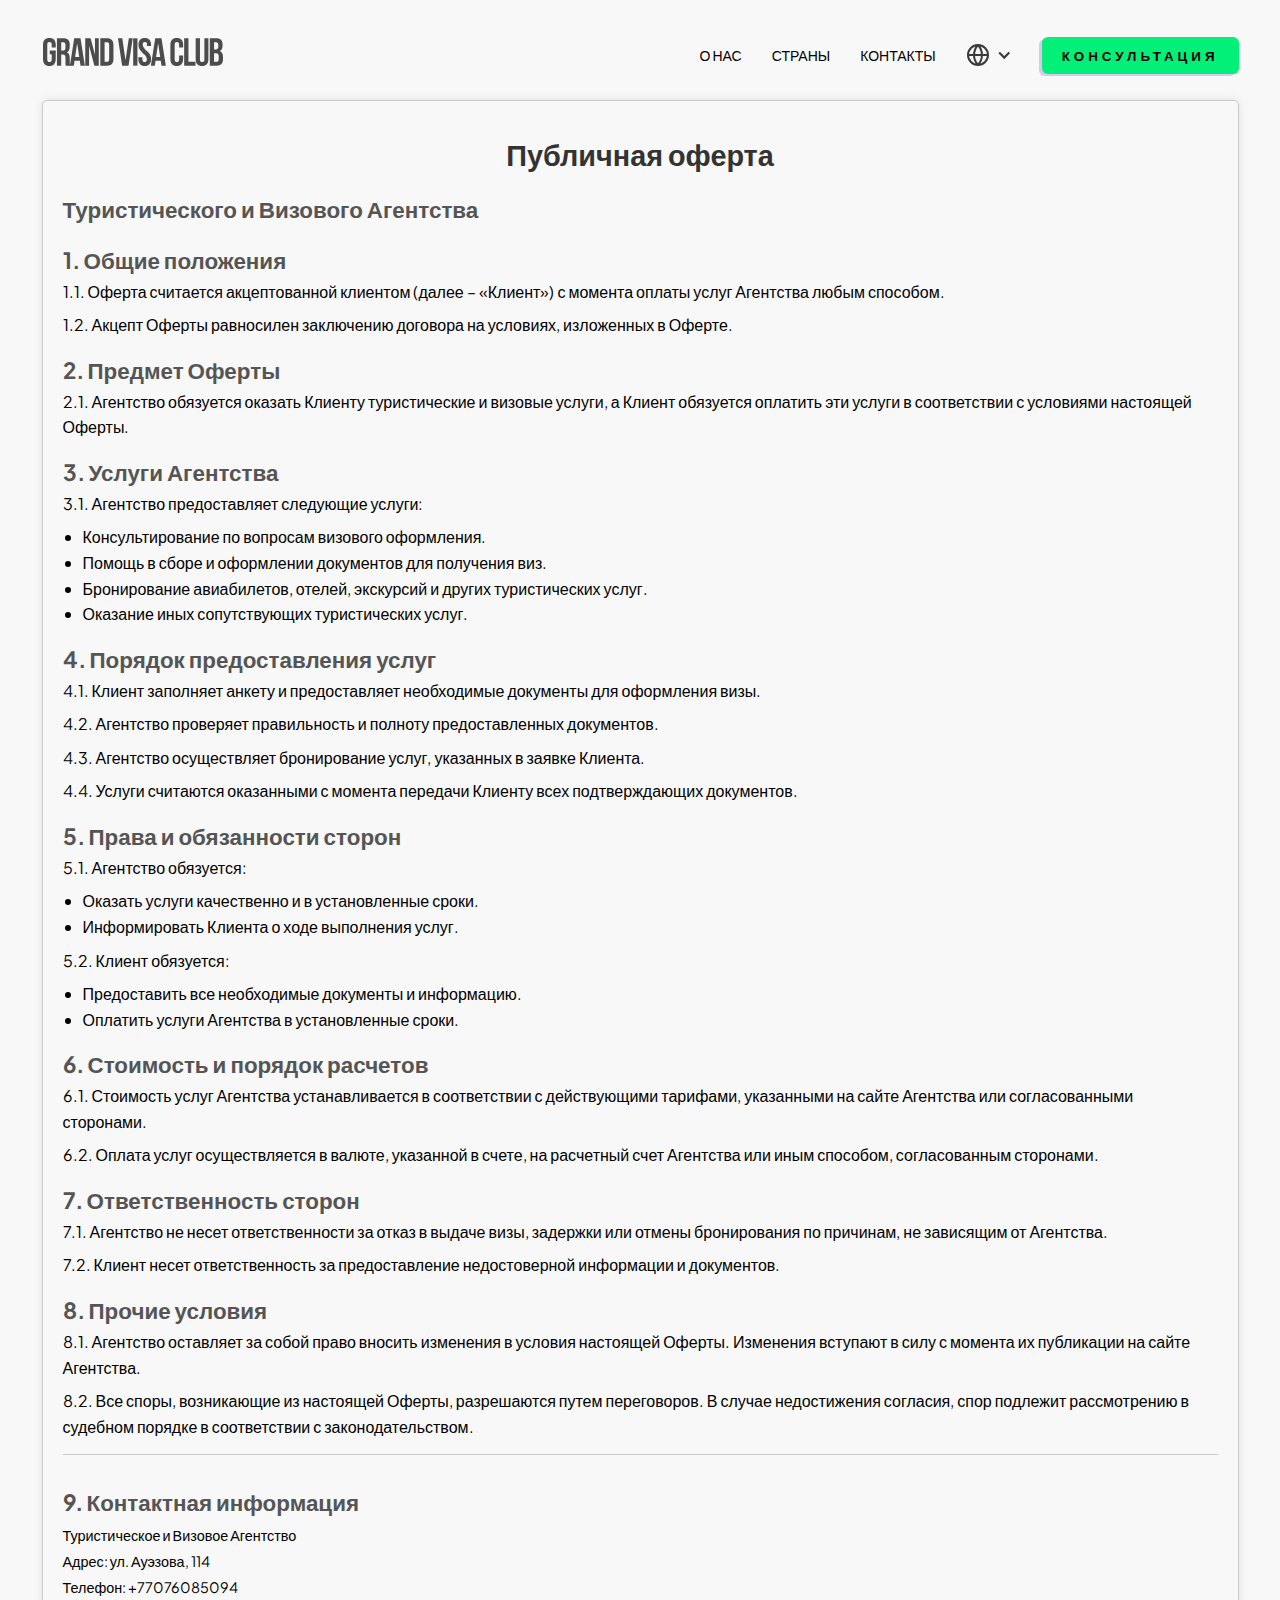
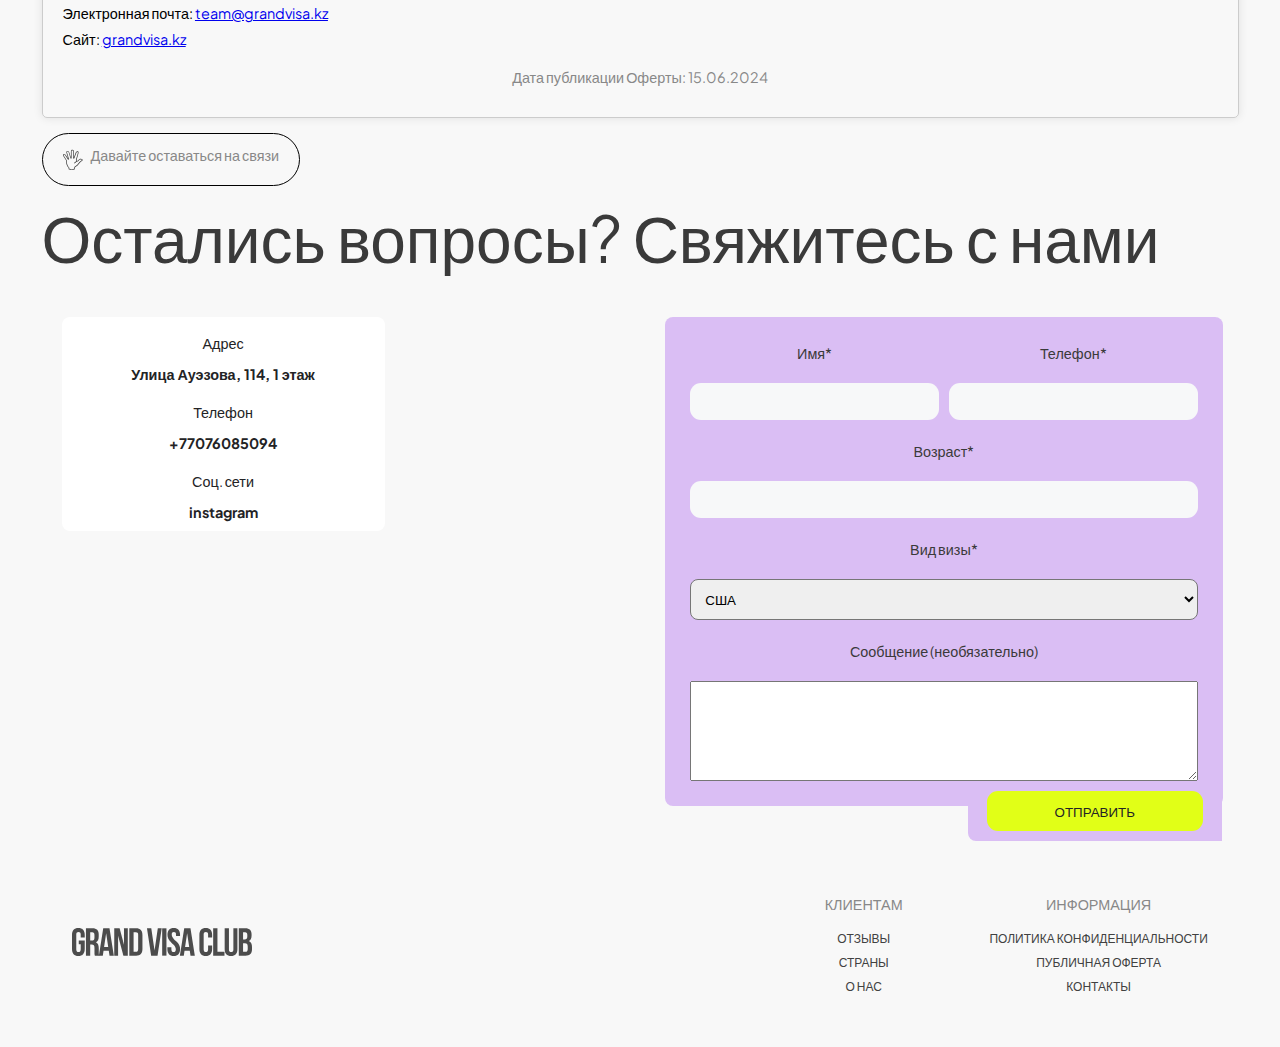
<file: oferta.html>
<!DOCTYPE html>
<html lang="en">

<head>
    <meta charset="UTF-8">
    <meta name="viewport" content="width=device-width, initial-scale=1.0">
    <title>Grandvisa</title>
    <link rel="stylesheet" href="slider.css">

    <link rel="stylesheet" href="style.css">
    <script src="https://code.jquery.com/jquery-3.6.0.min.js"></script>
    <style>  body {
        font-family: Arial, sans-serif;
        line-height: 1.6;
        margin: 10px;
        background-color: #f8f8f8;
    }

  

    h1 {
        text-align: center;
        font-size: 1.8em;
        color: #333;
        margin-top: 10px;
    }

    h2 {
        font-size: 1.4em;
        color: #555;
        margin-top: 15px;
    }

    p {
        margin-bottom: 8px;
    }

    ul {
        margin-bottom: 8px;
        padding-left: 20px;
    }

    .contact-info {
        margin-top: 15px;
        border-top: 1px solid #ccc;
        padding-top: 15px;
    }

    .contact-info p {
        margin: 3px 0;
        font-size: 0.9em;
    }

    .contact-info p:first-child {
        font-weight: bold;
    }

    .footer {
        margin-top: 15px;
        text-align: center;
        color: #888;
        font-size: 0.9em;
    }
    .hhn{
        box-shadow: 0 0 10px rgba(0, 0, 0, 0.1);
        border: 1px solid #ccc;
        border-radius: 5px;
        padding: 20px;

    }

@media screen and (max-width: 760px) {
    h1{
        font-size: 20px;
    }
}
   </style>
</head>

<body>
    <header>
        <div class="container">
            <a href="./index.html">
                <img src="./img/Grand Visa Club.svg" alt="">
                <div class="nav">
                    <a href="">о нас</a>
                    <a href="">страны</a>
                    <a href="">контакты</a>
                    <button class="country">
                        <img src="./img/66015787fbfbc913858cbe79_globe-01world.svg.svg" alt="">
                        <img src="./img/Container (1).svg" alt="">
                    </button>
                    <button class="consult">Консультация</button>
                </div>
                <div class="btn_w">
                <button class="bg_menu"><img src="./img/bgmenu.svg" alt=""></button>
                </div>

                <div class="popyp_menu">
                    <div class="back_m">
                        <div class="header_menu">
                            <div class="container">
                                <a href="./index.html"><img src="./img/Grand Visa Club (1).svg" alt=""></a>
                                <button class="close_btn"><img src="./img/close.svg" alt=""></button>
                            </div>
                        </div>
                        <div class="nav_menu">
                            <div class="container">
                                <a href="#aboutus">О нас</a>
                                <a href="#countries">Страны</a>
                                <a href="./index.html#contacts">Контакты</a>
                                <button class="consult"><a href="#form">Консультация</a></button>
                            </div>
                        </div>
                    </div>
                    
                </div>
            </a>
        </div>
    </header>
    <div class="container hhn"><h1>Публичная оферта</h1>
        <h2>Туристического и Визового Агентства</h2>
        
        <h2>1. Общие положения</h2>
        <p>1.1. Оферта считается акцептованной клиентом (далее – «Клиент») с момента оплаты услуг Агентства любым способом.</p>
        <p>1.2. Акцепт Оферты равносилен заключению договора на условиях, изложенных в Оферте.</p>
        
        <h2>2. Предмет Оферты</h2>
        <p>2.1. Агентство обязуется оказать Клиенту туристические и визовые услуги, а Клиент обязуется оплатить эти услуги в соответствии с условиями настоящей Оферты.</p>
        
        <h2>3. Услуги Агентства</h2>
        <p>3.1. Агентство предоставляет следующие услуги:</p>
        <ul>
            <li>Консультирование по вопросам визового оформления.</li>
            <li>Помощь в сборе и оформлении документов для получения виз.</li>
            <li>Бронирование авиабилетов, отелей, экскурсий и других туристических услуг.</li>
            <li>Оказание иных сопутствующих туристических услуг.</li>
        </ul>
        
        <h2>4. Порядок предоставления услуг</h2>
        <p>4.1. Клиент заполняет анкету и предоставляет необходимые документы для оформления визы.</p>
        <p>4.2. Агентство проверяет правильность и полноту предоставленных документов.</p>
        <p>4.3. Агентство осуществляет бронирование услуг, указанных в заявке Клиента.</p>
        <p>4.4. Услуги считаются оказанными с момента передачи Клиенту всех подтверждающих документов.</p>
        
        <h2>5. Права и обязанности сторон</h2>
        <p>5.1. Агентство обязуется:</p>
        <ul>
            <li>Оказать услуги качественно и в установленные сроки.</li>
            <li>Информировать Клиента о ходе выполнения услуг.</li>
        </ul>
        <p>5.2. Клиент обязуется:</p>
        <ul>
            <li>Предоставить все необходимые документы и информацию.</li>
            <li>Оплатить услуги Агентства в установленные сроки.</li>
        </ul>
        
        <h2>6. Стоимость и порядок расчетов</h2>
        <p>6.1. Стоимость услуг Агентства устанавливается в соответствии с действующими тарифами, указанными на сайте Агентства или согласованными сторонами.</p>
        <p>6.2. Оплата услуг осуществляется в валюте, указанной в счете, на расчетный счет Агентства или иным способом, согласованным сторонами.</p>
        
        <h2>7. Ответственность сторон</h2>
        <p>7.1. Агентство не несет ответственности за отказ в выдаче визы, задержки или отмены бронирования по причинам, не зависящим от Агентства.</p>
        <p>7.2. Клиент несет ответственность за предоставление недостоверной информации и документов.</p>
        
        <h2>8. Прочие условия</h2>
        <p>8.1. Агентство оставляет за собой право вносить изменения в условия настоящей Оферты. Изменения вступают в силу с момента их публикации на сайте Агентства.</p>
        <p>8.2. Все споры, возникающие из настоящей Оферты, разрешаются путем переговоров. В случае недостижения согласия, спор подлежит рассмотрению в судебном порядке в соответствии с законодательством.</p>
        
        <div class="contact-info">
            <h2>9. Контактная информация</h2>
            <p>Туристическое и Визовое Агентство</p>
            <p>Адрес: ул. Ауэзова, 114</p>
            <p>Телефон: +77076085094</p>
            <p>Электронная почта: <a href="mailto:team@grandvisa.kz">team@grandvisa.kz</a></p>
            <p>Сайт: <a href="https://grandvisa.kz">grandvisa.kz</a></p>
        </div>
        
        <div class="footer">
            <p>Дата публикации Оферты: 15.06.2024</p>
        </div></div>
    <section class="footer">
        <div class="container">
            <div class="top_footer">
                <div class="dot">
                    <img src="./img/hand.svg" alt="">
                    <p>Давайте оставаться на связи</p>
                </div>
                <div class="f_text">
                    <p>Остались вопросы? Свяжитесь с нами</p>
                </div>
                <div class="map_block">
                    <iframe src="https://www.google.com/maps/embed?pb=!1m18!1m12!1m3!1d2906.9304468149544!2d76.9055018!3d43.231917900000006!2m3!1f0!2f0!3f0!3m2!1i1024!2i768!4f13.1!3m3!1m2!1s0x3883692613bf2117%3A0xf0c95d9a68a454e!2zMSDRjdGC0LDQtiwg0YPQu9C40YbQsCDQkNGD0Y3Qt9C-0LLQsCAxMTQsINCQ0LvQvNCw0YLRiyAwNTAwNTcsINCa0LDQt9Cw0YXRgdGC0LDQvQ!5e0!3m2!1sru!2skg!4v1718745513569!5m2!1sru!2skg" width="100%" height="550px" style="border:0;" allowfullscreen="" loading="lazy" referrerpolicy="no-referrer-when-downgrade"></iframe>
                    <div class="map_block_it">
                        <div class="map_top_block">
                            <p class="top_t_fot">Адрес</p>
                            <p class="bot_t_fot">​Улица Ауэзова, 114​​, 1 этаж</p>
                            <p class="top_t_fot">Телефон</p>
                            <p class="bot_t_fot">+77076085094</p>
                            <p class="top_t_fot">Соц. сети</p>
                            <p class="bot_t_fot"><a href="">instagram</a></p>
                        </div>
                        <div class="map_bottom_block">
                            <form action="" id="form">
                                <div>
                                    <label for="">
                                        <p>Имя*</p>
                                        <input type="text">
                                    </label>
                                    <label for="">
                                        <p>Телефон*</p>
                                        <input type="text">
                                    </label>
                                </div>
                                <label for="">
                                    <p>Возраст*</p>
                                    <input type="text">
                                </label>
                                <label for="">
                                    <p>Вид визы*</p>
                                    <select name="" id="">
                                        <option value="">США</option>
                                        <option value="">Канада</option>
                                        <option value="">Европа</option>
                                        <option value="">Великобритания</option>
                                    </select>
                                </label>
                                <label for="">
                                    <p>Сообщение (необязательно)</p>
                                    <textarea name=""  id=""></textarea>
                                </label>
                                <div for="" class="newtxt">
                                    <input type="submit" value="Отправить">
                                </div>
                            </form>
                        </div>
                    </div>
                </div>
            </div>
            <footer>
                <div class="container">
                    <a href="index.html"><img src="./img/Grand Visa Club.svg" alt=""></a>
                <div class="fot_nav">
                    <div>
                        <p class="headd">Клиентам</p>
                            <a href="#slider2">ОТЗЫВЫ</a>
                            <a href="#countries">СТРАНЫ</a>
                            <a href="#aboutus">О НАС</a>
                        </div>
                        <div>
                            <p class="headd">Информация</p>
                            <a href="./privacypolicy.html">Политика конфиденциальности</a>
                            <a href="./oferta.html">Публичная оферта</a>
                            <a href="./index.html#contacts">Контакты</a>
                    </div>
                </div>
                </div>
            </footer>
        </div>
    </section>
    <script src="index.js"></script>
</body>

</html>
</file>
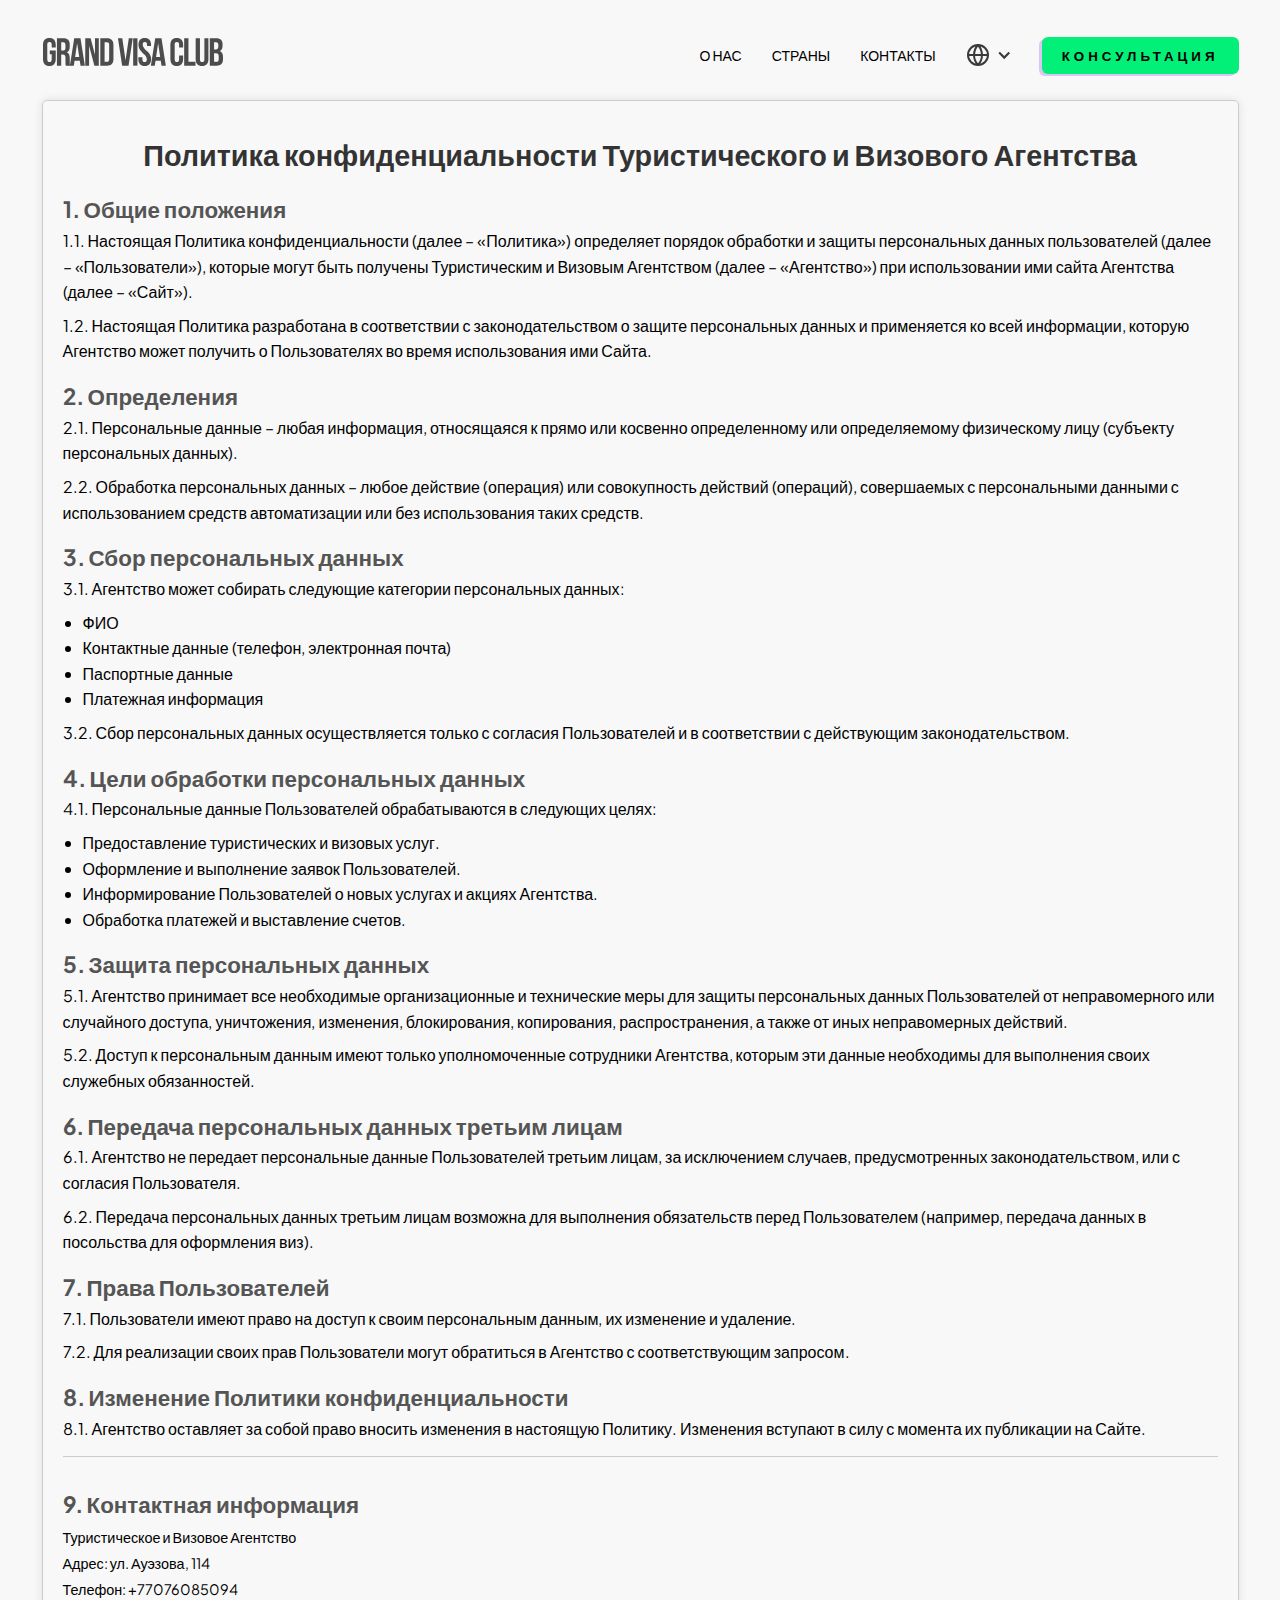
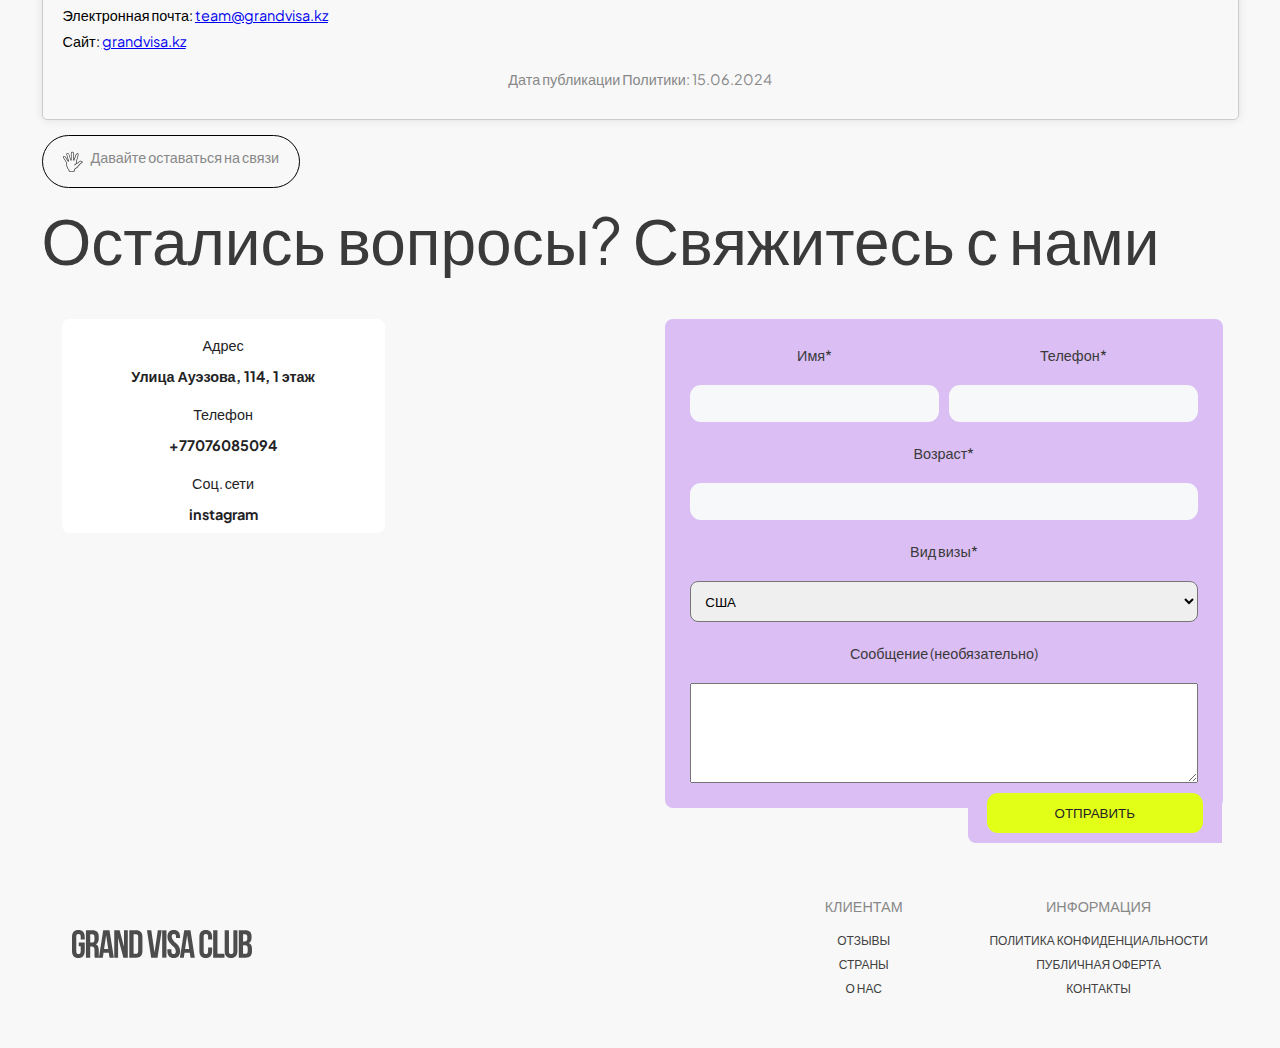
<file: privacypolicy.html>
<!DOCTYPE html>
<html lang="en">

<head>
    <meta charset="UTF-8">
    <meta name="viewport" content="width=device-width, initial-scale=1.0">
    <title>Grandvisa</title>
    <link rel="stylesheet" href="slider.css">

    <link rel="stylesheet" href="style.css">
    <script src="https://code.jquery.com/jquery-3.6.0.min.js"></script>
    <style>  body {
        font-family: Arial, sans-serif;
        line-height: 1.6;
        margin: 10px;
        background-color: #f8f8f8;
    }

  

    h1 {
        text-align: center;
        font-size: 1.8em;
        color: #333;
        margin-top: 10px;
    }

    h2 {
        font-size: 1.4em;
        color: #555;
        margin-top: 15px;
    }

    p {
        margin-bottom: 8px;
    }

    ul {
        margin-bottom: 8px;
        padding-left: 20px;
    }

    .contact-info {
        margin-top: 15px;
        border-top: 1px solid #ccc;
        padding-top: 15px;
    }

    .contact-info p {
        margin: 3px 0;
        font-size: 0.9em;
    }

    .contact-info p:first-child {
        font-weight: bold;
    }

    .footer {
        margin-top: 15px;
        text-align: center;
        color: #888;
        font-size: 0.9em;
    }
    .hhn{
        box-shadow: 0 0 10px rgba(0, 0, 0, 0.1);
        border: 1px solid #ccc;
        border-radius: 5px;
        padding: 20px;

    }

@media screen and (max-width: 760px) {
    h1{
        font-size: 20px;
    }
}
   </style>
</head>

<body>
    <header>
        <div class="container">
            <a href="./index.html">
                <img src="./img/Grand Visa Club.svg" alt="">
                <div class="nav">
                    <a href="">о нас</a>
                    <a href="">страны</a>
                    <a href="">контакты</a>
                    <button class="country">
                        <img src="./img/66015787fbfbc913858cbe79_globe-01world.svg.svg" alt="">
                        <img src="./img/Container (1).svg" alt="">
                    </button>
                    <button class="consult">Консультация</button>
                </div>
                <div class="btn_w">
                <button class="bg_menu"><img src="./img/bgmenu.svg" alt=""></button>
                </div>

                <div class="popyp_menu">
                    <div class="back_m">
                        <div class="header_menu">
                            <div class="container">
                                <a href="./index.html"><img src="./img/Grand Visa Club (1).svg" alt=""></a>
                                <button class="close_btn"><img src="./img/close.svg" alt=""></button>
                            </div>
                        </div>
                        <div class="nav_menu">
                            <div class="container">
                                <a href="#aboutus">О нас</a>
                                <a href="#countries">Страны</a>
                                <a href="./index.html#contacts">Контакты</a>
                                <button class="consult"><a href="#form">Консультация</a></button>
                            </div>
                        </div>
                    </div>
                    
                </div>
            </a>
        </div>
    </header>
    <div class="container hhn">
        <h1>Политика конфиденциальности Туристического и Визового Агентства</h1>
        
        <h2>1. Общие положения</h2>
        <p>1.1. Настоящая Политика конфиденциальности (далее – «Политика») определяет порядок обработки и защиты персональных данных пользователей (далее – «Пользователи»), которые могут быть получены Туристическим и Визовым Агентством (далее – «Агентство») при использовании ими сайта Агентства (далее – «Сайт»).</p>
        <p>1.2. Настоящая Политика разработана в соответствии с законодательством о защите персональных данных и применяется ко всей информации, которую Агентство может получить о Пользователях во время использования ими Сайта.</p>
        
        <h2>2. Определения</h2>
        <p>2.1. Персональные данные – любая информация, относящаяся к прямо или косвенно определенному или определяемому физическому лицу (субъекту персональных данных).</p>
        <p>2.2. Обработка персональных данных – любое действие (операция) или совокупность действий (операций), совершаемых с персональными данными с использованием средств автоматизации или без использования таких средств.</p>
        
        <h2>3. Сбор персональных данных</h2>
        <p>3.1. Агентство может собирать следующие категории персональных данных:</p>
        <ul>
            <li>ФИО</li>
            <li>Контактные данные (телефон, электронная почта)</li>
            <li>Паспортные данные</li>
            <li>Платежная информация</li>
        </ul>
        <p>3.2. Сбор персональных данных осуществляется только с согласия Пользователей и в соответствии с действующим законодательством.</p>
        
        <h2>4. Цели обработки персональных данных</h2>
        <p>4.1. Персональные данные Пользователей обрабатываются в следующих целях:</p>
        <ul>
            <li>Предоставление туристических и визовых услуг.</li>
            <li>Оформление и выполнение заявок Пользователей.</li>
            <li>Информирование Пользователей о новых услугах и акциях Агентства.</li>
            <li>Обработка платежей и выставление счетов.</li>
        </ul>
        
        <h2>5. Защита персональных данных</h2>
        <p>5.1. Агентство принимает все необходимые организационные и технические меры для защиты персональных данных Пользователей от неправомерного или случайного доступа, уничтожения, изменения, блокирования, копирования, распространения, а также от иных неправомерных действий.</p>
        <p>5.2. Доступ к персональным данным имеют только уполномоченные сотрудники Агентства, которым эти данные необходимы для выполнения своих служебных обязанностей.</p>
        
        <h2>6. Передача персональных данных третьим лицам</h2>
        <p>6.1. Агентство не передает персональные данные Пользователей третьим лицам, за исключением случаев, предусмотренных законодательством, или с согласия Пользователя.</p>
        <p>6.2. Передача персональных данных третьим лицам возможна для выполнения обязательств перед Пользователем (например, передача данных в посольства для оформления виз).</p>
        
        <h2>7. Права Пользователей</h2>
        <p>7.1. Пользователи имеют право на доступ к своим персональным данным, их изменение и удаление.</p>
        <p>7.2. Для реализации своих прав Пользователи могут обратиться в Агентство с соответствующим запросом.</p>
        
        <h2>8. Изменение Политики конфиденциальности</h2>
        <p>8.1. Агентство оставляет за собой право вносить изменения в настоящую Политику. Изменения вступают в силу с момента их публикации на Сайте.</p>
        
        <div class="contact-info">
            <h2>9. Контактная информация</h2>
            <p>Туристическое и Визовое Агентство</p>
            <p>Адрес: ул. Ауэзова, 114</p>
            <p>Телефон: +77076085094</p>
            <p>Электронная почта: <a href="mailto:team@grandvisa.kz">team@grandvisa.kz</a></p>
            <p>Сайт: <a href="https://grandvisa.kz">grandvisa.kz</a></p>
        </div>
        
        <div class="footer">
            <p>Дата публикации Политики: 15.06.2024</p>
        </div>
    </div>
    <section class="footer">
        <div class="container">
            <div class="top_footer">
                <div class="dot">
                    <img src="./img/hand.svg" alt="">
                    <p>Давайте оставаться на связи</p>
                </div>
                <div class="f_text">
                    <p>Остались вопросы? Свяжитесь с нами</p>
                </div>
                <div class="map_block">
                    <iframe src="https://www.google.com/maps/embed?pb=!1m18!1m12!1m3!1d2906.9304468149544!2d76.9055018!3d43.231917900000006!2m3!1f0!2f0!3f0!3m2!1i1024!2i768!4f13.1!3m3!1m2!1s0x3883692613bf2117%3A0xf0c95d9a68a454e!2zMSDRjdGC0LDQtiwg0YPQu9C40YbQsCDQkNGD0Y3Qt9C-0LLQsCAxMTQsINCQ0LvQvNCw0YLRiyAwNTAwNTcsINCa0LDQt9Cw0YXRgdGC0LDQvQ!5e0!3m2!1sru!2skg!4v1718745513569!5m2!1sru!2skg" width="100%" height="550px" style="border:0;" allowfullscreen="" loading="lazy" referrerpolicy="no-referrer-when-downgrade"></iframe>
                    <div class="map_block_it">
                        <div class="map_top_block">
                            <p class="top_t_fot">Адрес</p>
                            <p class="bot_t_fot">​Улица Ауэзова, 114​​, 1 этаж</p>
                            <p class="top_t_fot">Телефон</p>
                            <p class="bot_t_fot">+77076085094</p>
                            <p class="top_t_fot">Соц. сети</p>
                            <p class="bot_t_fot"><a href="">instagram</a></p>
                        </div>
                        <div class="map_bottom_block">
                            <form action="" id="form">
                                <div>
                                    <label for="">
                                        <p>Имя*</p>
                                        <input type="text">
                                    </label>
                                    <label for="">
                                        <p>Телефон*</p>
                                        <input type="text">
                                    </label>
                                </div>
                                <label for="">
                                    <p>Возраст*</p>
                                    <input type="text">
                                </label>
                                <label for="">
                                    <p>Вид визы*</p>
                                    <select name="" id="">
                                        <option value="">США</option>
                                        <option value="">Канада</option>
                                        <option value="">Европа</option>
                                        <option value="">Великобритания</option>
                                    </select>
                                </label>
                                <label for="">
                                    <p>Сообщение (необязательно)</p>
                                    <textarea name=""  id=""></textarea>
                                </label>
                                <div for="" class="newtxt">
                                    <input type="submit" value="Отправить">
                                </div>
                            </form>
                        </div>
                    </div>
                </div>
            </div>
            <footer>
                <div class="container">
                    <a href="index.html"><img src="./img/Grand Visa Club.svg" alt=""></a>
                <div class="fot_nav">
                    <div>
                        <p class="headd">Клиентам</p>
                            <a href="#slider2">ОТЗЫВЫ</a>
                            <a href="#countries">СТРАНЫ</a>
                            <a href="#aboutus">О НАС</a>
                        </div>
                        <div>
                            <p class="headd">Информация</p>
                            <a href="./privacypolicy.html">Политика конфиденциальности</a>
                            <a href="./oferta.html">Публичная оферта</a>
                            <a href="./index.html#contacts">Контакты</a>
                    </div>
                </div>
                </div>
            </footer>
        </div>
    </section>
    <script src="index.js"></script>
</body>

</html>
</file>
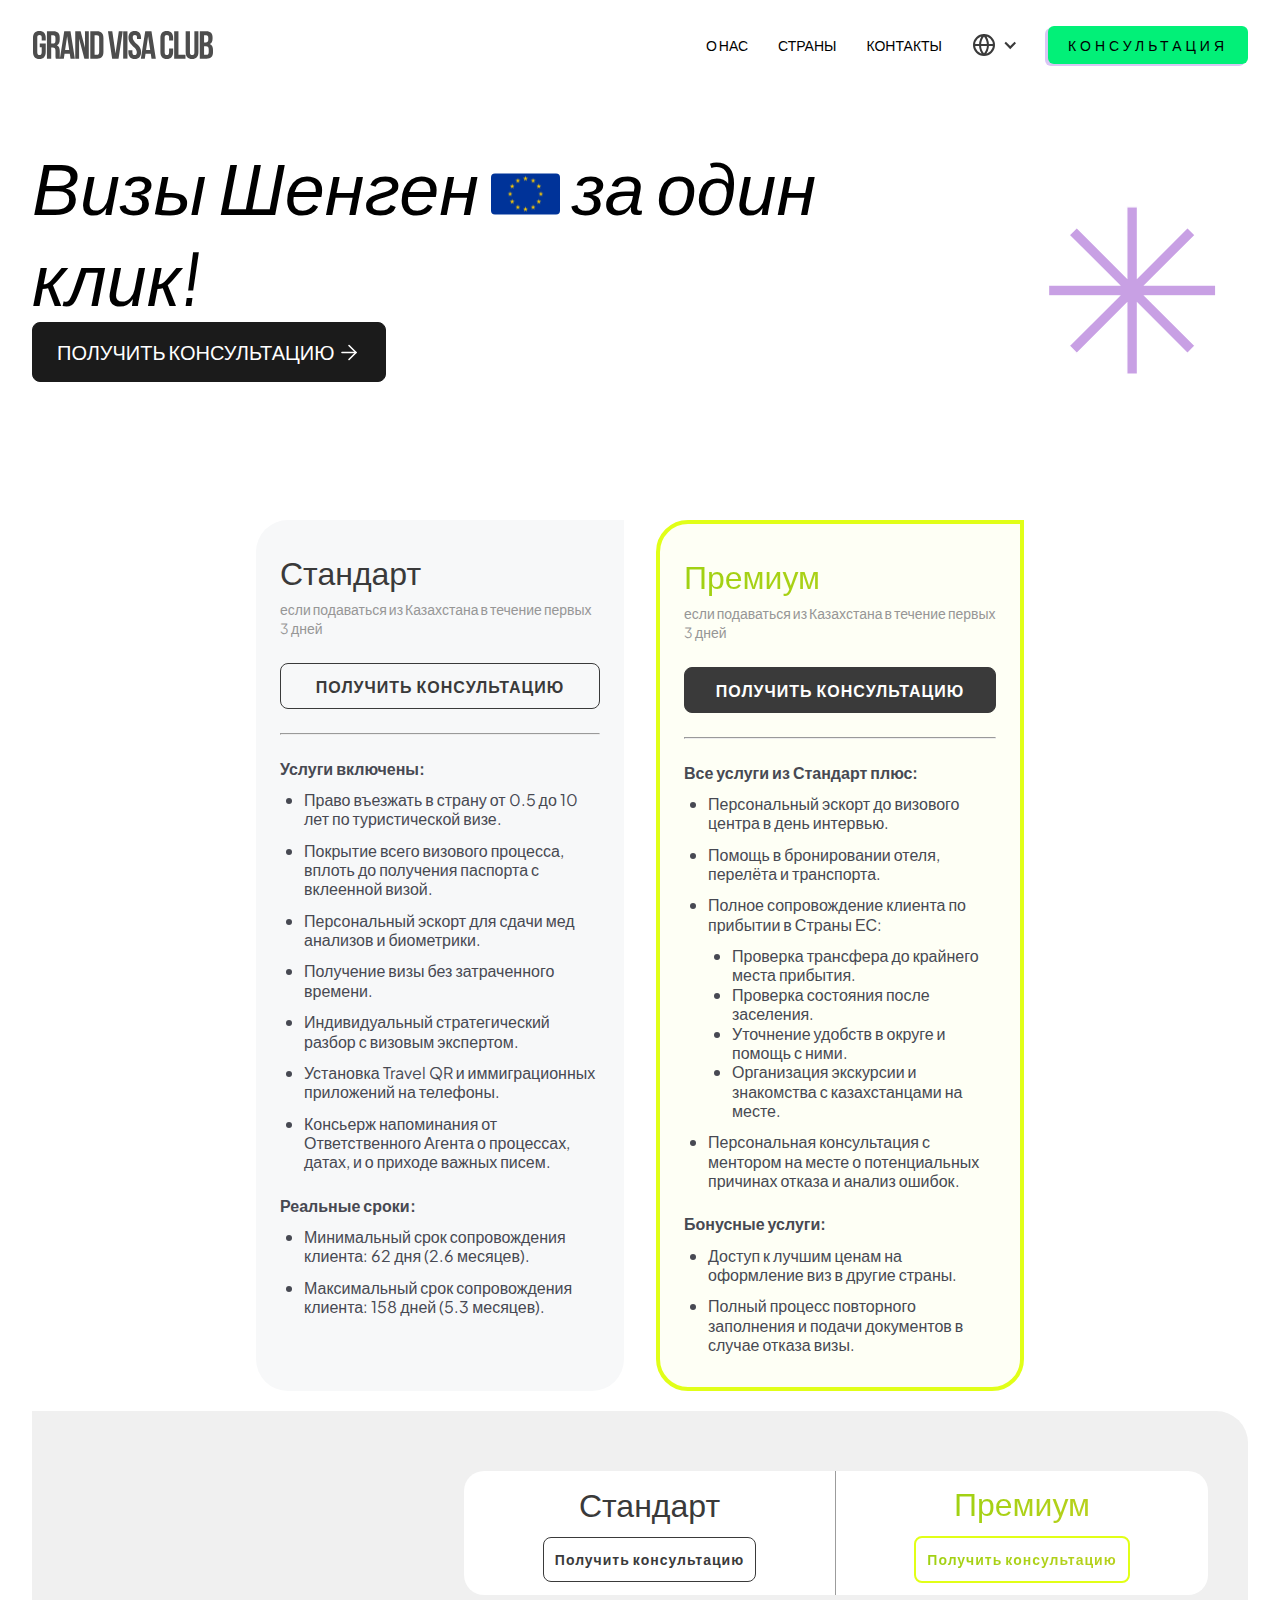
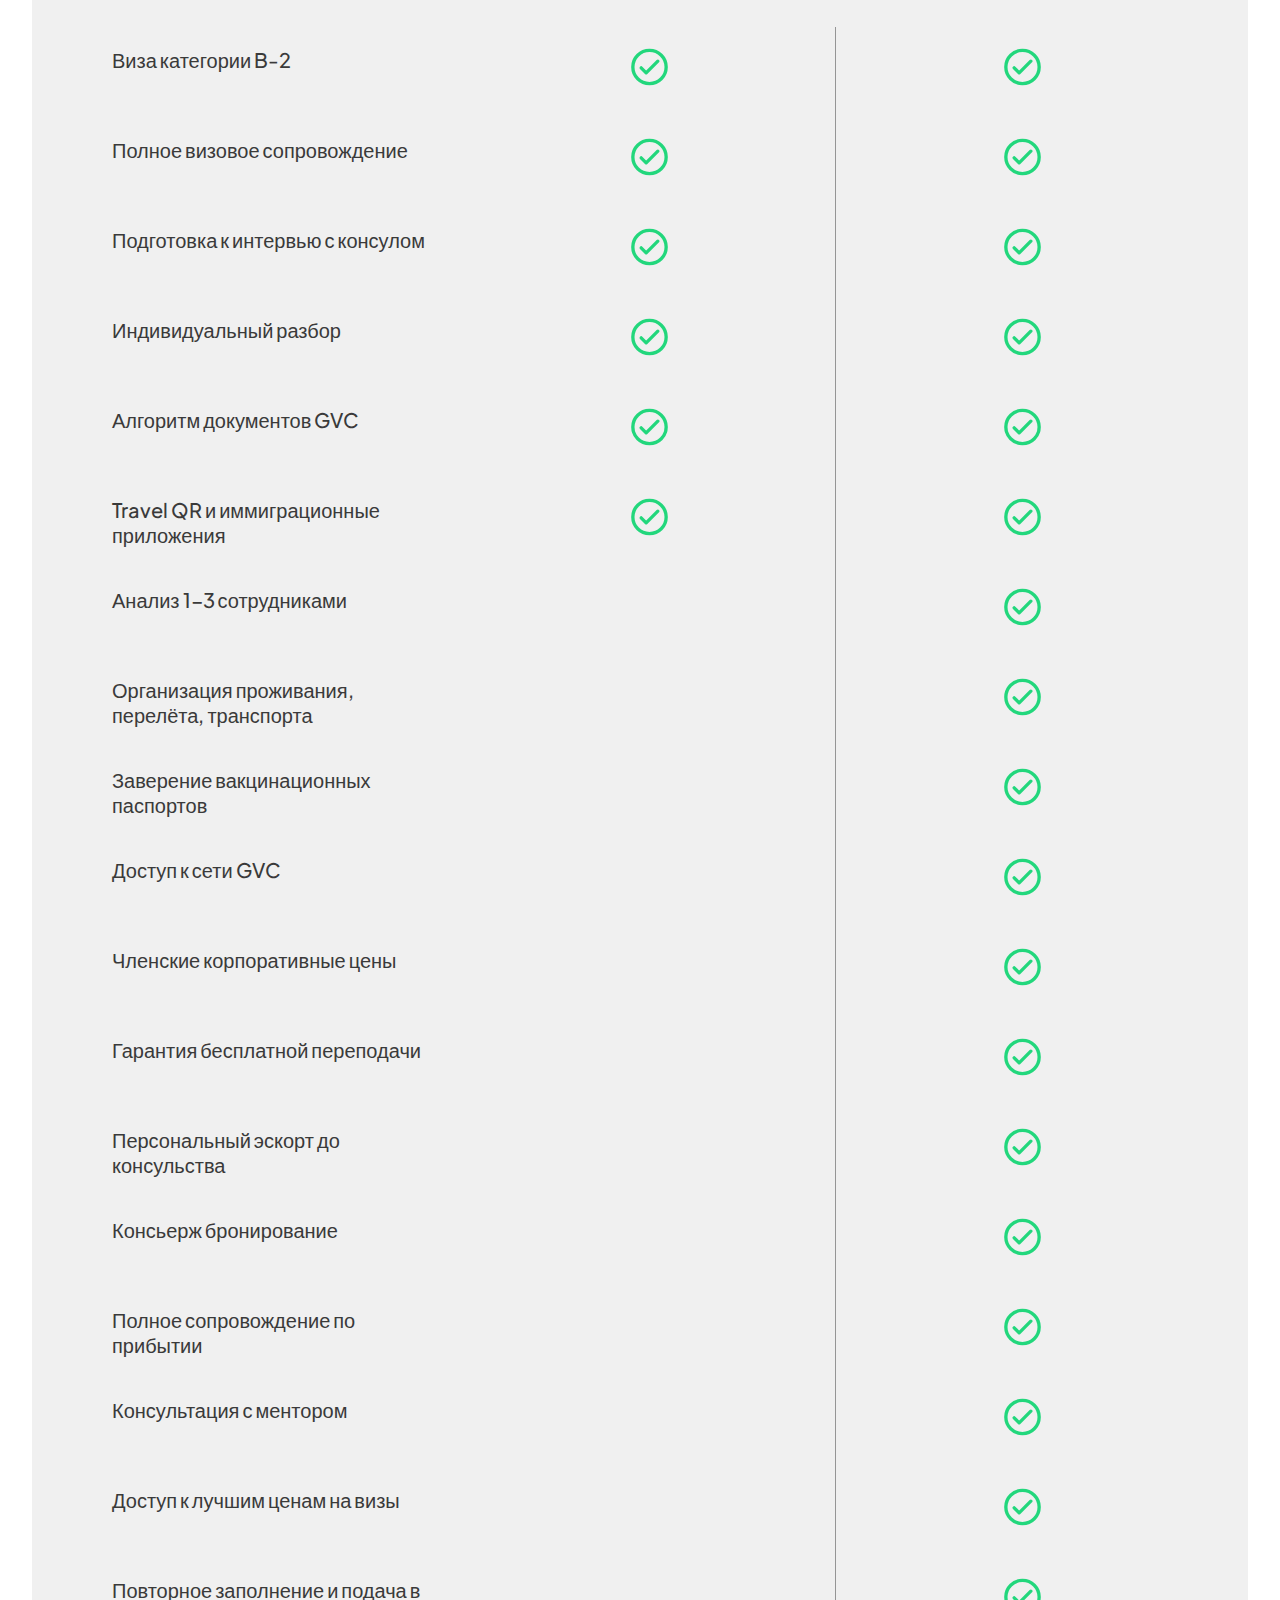
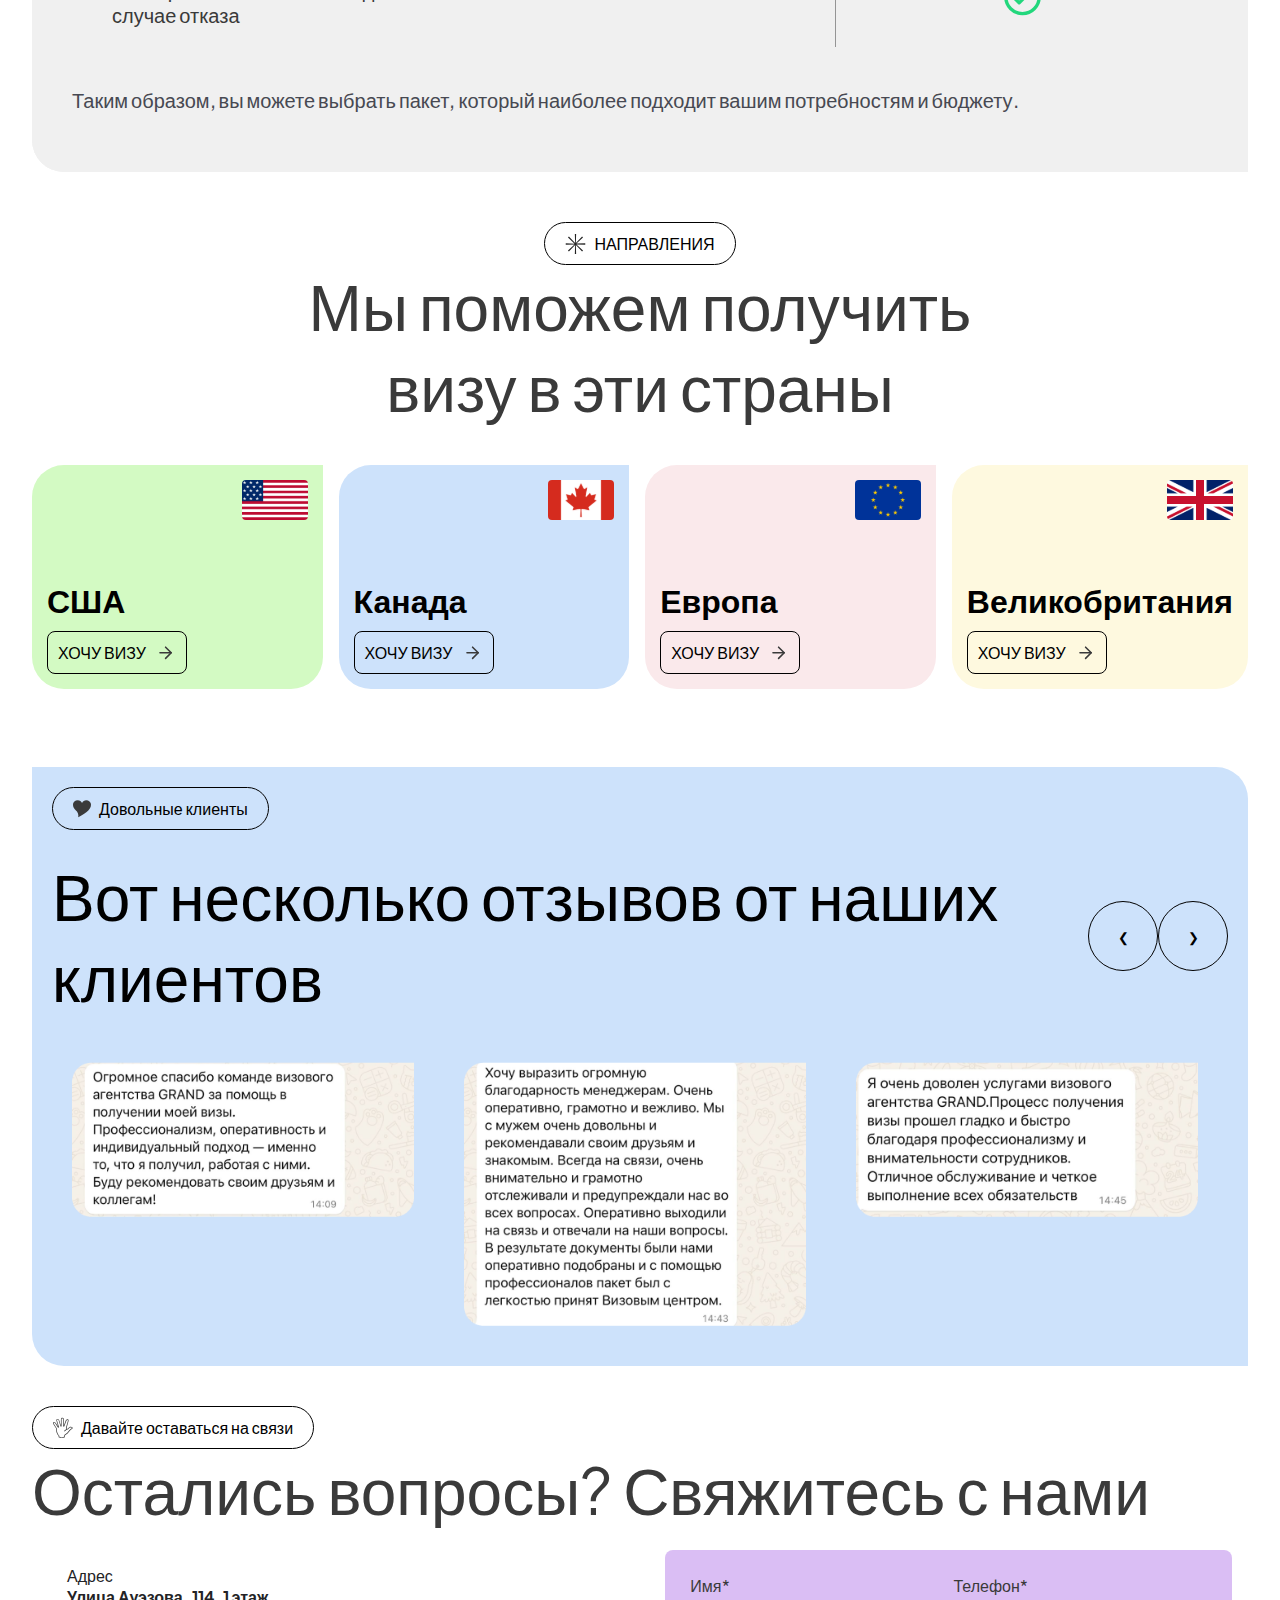
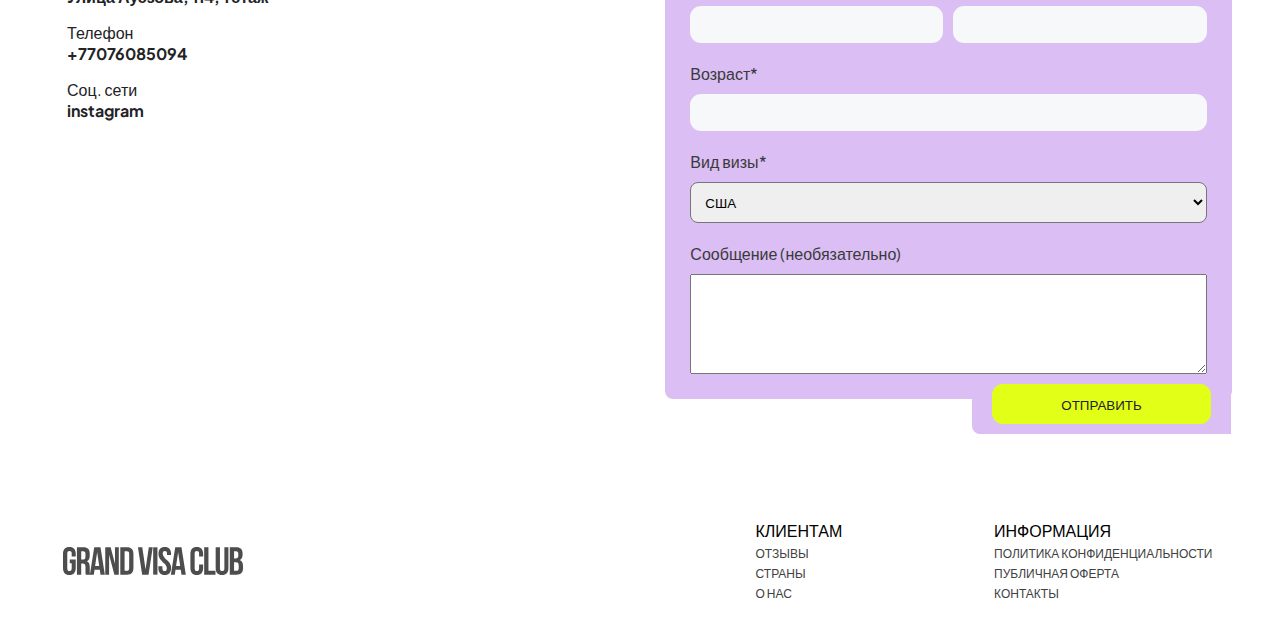
<file: shengen.html>
<html lang="en">

<head>
    <meta charset="UTF-8">
    <meta name="viewport" content="width=device-width, initial-scale=1.0">
    <title>Grandvisa</title>
    <link rel="stylesheet" href="./style.css">
    <link rel="stylesheet" href="./shengen.css">
    <link rel="stylesheet" href="slider.css">
</head>

<body>
    <header>
        <div class="container">
            <a href="./index.html">
                <img src="./img/Grand Visa Club.svg" alt="">
                <div class="nav">
                    <a href="index.html#aboutus">о нас</a>
                    <a href="#countries">страны</a>
                    <a href="#contacts">контакты</a>
                    <button class="country">
                        <img src="./img/66015787fbfbc913858cbe79_globe-01world.svg.svg" alt="">
                        <img src="./img/Container (1).svg" alt="">
                    </button>
                    <button class="consult">
                        <a href="#form" style="text-decoration: none; color:white;">Консультация</a>
                    </button>
                </div>
                <div class="btn_w">
                    <button class="bg_menu"><img src="./img/bgmenu.svg" alt=""></button>
                </div>

                <div class="popyp_menu">
                    <div class="back_m">
                        <div class="header_menu">
                            <div class="container">
                                <a href="./index.html"><img src="./img/Grand Visa Club (1).svg" alt=""></a>
                                <button class="close_btn"><img src="./img/close.svg" alt=""></button>
                            </div>
                        </div>
                        <div class="nav_menu">
                            <div class="container">
                                <a href="#aboutus">О нас</a>
                                <a href="#countries">Страны</a>
                                <a href="#contacts">Контакты</a>
                                <button class="consult"><a href="#form">Консультация</a></button>
                            </div>
                        </div>
                    </div>

                </div>
            </a>
        </div>
    </header>
    <main>
        <div class="container">
            <div class="left">
                <p class="h1">Визы Шенген <img src="./img/shengen.svg" alt=""> за один клик!</p>
                <button><a href="#form">Получить консультацию</a><img src="./img/arroe.svg" alt=""></button>
            </div>
            <div class="right">
                <img src="./img/Container.svg" alt="">
            </div>
        </div>
    </main>
    <section class="services__section">
        <div class="services__card_standart">
            <p class="standart__title">Стандарт</p>
            <p class="card__desc">если подаваться из Казахстана в течение первых 3 дней </p>
            <button class="card__button">
                 <p>
                    <a href="#form" style="text-decoration: none; color: #3A3A3A;">Получить консультацию</a>
                </p>
            </button>
            <hr class="card__line" />
            <div class="services__text">
                <p>Услуги включены:</p>
                <ul>
                    <li>Право въезжать в страну от 0.5 до 10 лет по туристической визе.</li>
                    <li>Покрытие всего визового процесса, вплоть до получения паспорта с вклеенной визой.</li>
                    <li>Персональный эскорт для сдачи мед анализов и биометрики.</li>
                    <li>Получение визы без затраченного времени.
                    </li>
                    <li>Индивидуальный стратегический разбор с визовым экспертом.</li>
                    <li>Установка Travel QR и иммиграционных приложений на телефоны.</li>
                    <li>Консьерж напоминания от Ответственного Агента о процессах, датах, и о приходе важных писем.</li>
                </ul>
            </div>
            <div class="services__text" style="margin-top: 24px;">
                <p>Реальные сроки:</p>
                <ul>
                    <li>Минимальный срок сопровождения клиента: 62 дня (2.6 месяцев).</li>
                    <li>Максимальный срок сопровождения клиента: 158 дней (5.3 месяцев).</li>
                </ul>
            </div>
        </div>
        <div class="services__card_premium">
            <p class="premium__title">Премиум</p>
            <p class="card__desc">если подаваться из Казахстана в течение первых 3 дней </p>
            <button class="card__button_dark">
                 <p>
                    <a href="#form" style="text-decoration: none; color:white;">Получить консультацию</a>
                </p>
            </button>
            <hr class="card__line" />
            <div class="services__text">
                <p>Все услуги из Стандарт плюс:</p>
                <ul>
                    <li>Персональный эскорт до визового центра в день интервью.</li>
                    <li>Помощь в бронировании отеля, перелёта и транспорта.</li>
                    <li>Полное сопровождение клиента по прибытии в Страны ЕС:
                        <ul class="list_without_padding" style="list-style-type: disc;">
                            <li>Проверка трансфера до крайнего места прибытия.</li>
                            <li>Проверка состояния после заселения.</li>
                            <li>Уточнение удобств в округе и помощь с ними.</li>
                            <li>Организация экскурсии и знакомства с казахстанцами на месте.</li>
                        </ul>
                    </li>
                    <li>Персональная консультация с ментором на месте о потенциальных причинах отказа и анализ ошибок.
                    </li>

                </ul>
            </div>
            <div class="services__text" style="margin-top: 24px;">
                <p>Бонусные услуги:</p>
                <ul>
                    <li>Доступ к лучшим ценам на оформление виз в другие страны.</li>
                    <li>Полный процесс повторного заполнения и подачи документов в случае отказа визы.</li>
                </ul>
            </div>
        </div>
    </section>
    <div class="container">
        <div class="section-wrapper">
            <section class="rates">
                <div class="rates-item header"></div>
                <div class="rates-standart">
                    <p>Стандарт</p>
                    <button>
                        <a href="#form">Получить консультацию</a>
                    </button>
                </div>
                <div class="rates-premium">
                    <p>Премиум</p>
                    <button>
                        <a href="#form">Получить консультацию</a>
                    </button>
                </div>

                <div>
                    <div class="rates-item">Виза категории B-2</div>
                    <div class="rates-item">Полное визовое сопровождение</div>
                    <div class="rates-item">Подготовка к интервью
                        с консулом</div>
                    <div class="rates-item">Индивидуальный разбор</div>
                    <div class="rates-item">Алгоритм документов GVC</div>
                    <div class="rates-item">Travel QR и иммиграционные приложения</div>
                    <div class="rates-item">Анализ 1-3 сотрудниками</div>
                    <div class="rates-item">Организация проживания, перелёта, транспорта</div>
                    <div class="rates-item">Заверение вакцинационных паспортов</div>
                    <div class="rates-item">Доступ к сети GVC</div>
                    <div class="rates-item">Членские корпоративные цены</div>
                    <div class="rates-item">Гарантия бесплатной
                        переподачи</div>
                    <div class="rates-item">Персональный эскорт
                        до консульства</div>
                    <div class="rates-item">Консьерж бронирование</div>
                    <div class="rates-item">Полное сопровождение по прибытии</div>
                    <div class="rates-item">Консультация с ментором</div>
                    <div class="rates-item">Доступ к лучшим ценам
                        на визы</div>
                    <div class="rates-item">Повторное заполнение
                        и подача в случае отказа</div>
                </div>


                <div class="second__block">
                    <div class="rates-item"><img src="./img/check.svg" alt="Something went wrong" />
                    </div>
                    <div class="rates-item"><img src="./img/check.svg" alt="Something went wrong" />
                    </div>
                    <div class="rates-item"><img src="./img/check.svg" alt="Something went wrong" />
                    </div>
                    <div class="rates-item"><img src="./img/check.svg" alt="Something went wrong" />
                    </div>
                    <div class="rates-item"><img src="./img/check.svg" alt="Something went wrong" />
                    </div>
                    <div class="rates-item"><img src="./img/check.svg" alt="Something went wrong" />
                    </div>
                </div>

                <div class="fourth__block">
                    <div class="rates-item"><img src="./img/check.svg" alt="Something went wrong" />
                    </div>
                    <div class="rates-item"><img src="./img/check.svg" alt="Something went wrong" />
                    </div>
                    <div class="rates-item"><img src="./img/check.svg" alt="Something went wrong" />
                    </div>
                    <div class="rates-item"><img src="./img/check.svg" alt="Something went wrong" />
                    </div>
                    <div class="rates-item"><img src="./img/check.svg" alt="Something went wrong" />
                    </div>
                    <div class="rates-item"><img src="./img/check.svg" alt="Something went wrong" />
                    </div>
                    <div class="rates-item"><img src="./img/check.svg" alt="Something went wrong" />
                    </div>
                    <div class="rates-item"><img src="./img/check.svg" alt="Something went wrong" />
                    </div>
                    <div class="rates-item"><img src="./img/check.svg" alt="Something went wrong" />
                    </div>
                    <div class="rates-item"><img src="./img/check.svg" alt="Something went wrong" />
                    </div>
                    <div class="rates-item"><img src="./img/check.svg" alt="Something went wrong" />
                    </div>
                    <div class="rates-item"><img src="./img/check.svg" alt="Something went wrong" />
                    </div>
                    <div class="rates-item"><img src="./img/check.svg" alt="Something went wrong" />
                    </div>
                    <div class="rates-item"><img src="./img/check.svg" alt="Something went wrong" />
                    </div>
                    <div class="rates-item"><img src="./img/check.svg" alt="Something went wrong" />
                    </div>
                    <div class="rates-item"><img src="./img/check.svg" alt="Something went wrong" />
                    </div>
                    <div class="rates-item"><img src="./img/check.svg" alt="Something went wrong" />
                    </div>
                    <div class="rates-item"><img src="./img/check.svg" alt="Something went wrong" />
                    </div>
                </div>
            </section>
            <p class="rates-main-text">Таким образом, вы можете выбрать пакет, который наиболее подходит вашим
                потребностям и бюджету.</p>
        </div>
    </div>
    <section class="countrys">
        <div class="container">
            <div class="dot" id="countries">
                <img src="./img/sun.svg" alt="">
                <p>НАПРАВЛЕНИЯ</p>
            </div>
            <p class="c_text">
                Мы поможем получить визу в эти страны
            </p>
            <div class="c_wrapper">
                <div class="usa"><img src="./img/usa.svg" alt="">
                    <div>
                        <p>США</p><a href="./usa.html">ХОЧУ ВИЗУ <img src="./img/newarr.svg" alt=""></a>
                    </div>
                </div>
                <div class="canada"><img src="./img/canada.svg" alt="">
                    <div>
                        <p>Канада</p><a href="./canada.html">ХОЧУ ВИЗУ <img src="./img/newarr.svg" alt=""></a>
                    </div>
                </div>
                <div class="europa"><img src="./img/europa.svg" alt="">
                    <div>
                        <p>Европа</p><a href="./shengen.html">ХОЧУ ВИЗУ <img src="./img/newarr.svg" alt=""></a>
                    </div>
                </div>
                <div class="velik"><img src="./img/velik.svg" alt="">
                    <div>
                        <p>Великобритания</p><a href="./britain.html">ХОЧУ ВИЗУ <img src="./img/newarr.svg" alt=""></a>
                    </div>
                </div>
            </div>
        </div>
    </section>
    <section class="sliders hh" id="slider2">
        <div class="container">
            <div class="dot">
                <img src="./img/heart.svg" alt="">
                <p>Довольные клиенты</p>
            </div>
            <div class="job_block">
                <div>
                    <p class="slide_head ss">Вот несколько отзывов от наших клиентов</p>
                </div>
                <div class="controls">
                    <button class="control prev">&#10094;</button>
                    <button class="control next">&#10095;</button>
                </div>
            </div>
            <div class="slider">
                <div class="slides">
                    <div class="slide">
                        <img src="./img/Rectangle 56.png" alt="">
                    </div>
                    <div class="slide">
                        <img src="./img/Rectangle 57.png" alt="">
                    </div>
                    <div class="slide">
                        <img src="./img/Rectangle 58.png" alt="">
                    </div>
                    <div class="slide">
                        <img src="./img/Rectangle 56.png" alt="">
                    </div>
                    <div class="slide">
                        <img src="./img/Rectangle 57.png" alt="">
                    </div>
                    <div class="slide">
                        <img src="./img/Rectangle 58.png" alt="">
                    </div>
                </div>

            </div>
        </div>
    </section>
    <section class="footer" id="contacts">
        <div class="container">
            <div class="top_footer">
                <div class="dot">
                    <img src="./img/hand.svg" alt="">
                    <p>Давайте оставаться на связи</p>
                </div>
                <div class="f_text">
                    <p>Остались вопросы? Свяжитесь с нами</p>
                </div>
                <div class="map_block">
                    <iframe
                        src="https://www.google.com/maps/embed?pb=!1m18!1m12!1m3!1d2906.9304468149544!2d76.9055018!3d43.231917900000006!2m3!1f0!2f0!3f0!3m2!1i1024!2i768!4f13.1!3m3!1m2!1s0x3883692613bf2117%3A0xf0c95d9a68a454e!2zMSDRjdGC0LDQtiwg0YPQu9C40YbQsCDQkNGD0Y3Qt9C-0LLQsCAxMTQsINCQ0LvQvNCw0YLRiyAwNTAwNTcsINCa0LDQt9Cw0YXRgdGC0LDQvQ!5e0!3m2!1sru!2skg!4v1718745513569!5m2!1sru!2skg"
                        width="100%" height="550px" style="border:0;" allowfullscreen="" loading="lazy"
                        referrerpolicy="no-referrer-when-downgrade"></iframe>
                    <div class="map_block_it">
                        <div class="map_top_block">
                            <p class="top_t_fot">Адрес</p>
                            <p class="bot_t_fot">​Улица Ауэзова, 114​​, 1 этаж</p>
                            <p class="top_t_fot">Телефон</p>
                            <p class="bot_t_fot">+77076085094</p>
                            <p class="top_t_fot">Соц. сети</p>
                            <p class="bot_t_fot"><a href="">instagram</a></p>
                        </div>
                        <div class="map_bottom_block">
                            <form action="" id="form">
                                <div>
                                    <label for="">
                                        <p>Имя*</p>
                                        <input type="text">
                                    </label>
                                    <label for="">
                                        <p>Телефон*</p>
                                        <input type="text">
                                    </label>
                                </div>
                                <label for="">
                                    <p>Возраст*</p>
                                    <input type="text">
                                </label>
                                <label for="">
                                    <p>Вид визы*</p>
                                    <select name="" id="">
                                        <option value="">США</option>
                                        <option value="">Канада</option>
                                        <option value="">Европа</option>
                                        <option value="">Великобритания</option>
                                    </select>
                                </label>
                                <label for="">
                                    <p>Сообщение (необязательно)</p>
                                    <textarea name="" id=""></textarea>
                                </label>
                                <div for="" class="newtxt">
                                    <input type="submit" value="Отправить">
                                </div>
                            </form>
                        </div>
                    </div>
                </div>
            </div>
            <footer>
                <div class="container">
                    <a href="index.html"><img src="./img/Grand Visa Club.svg" alt=""></a>
                    <div class="fot_nav">
                        <div>
                            <p class="headd">Клиентам</p>
                            <a href="#slider2">ОТЗЫВЫ</a>
                            <a href="#countries">СТРАНЫ</a>
                            <a href="#aboutus">О НАС</a>
                        </div>
                        <div>
                            <p class="headd">Информация</p>
                            <a href="./privacypolicy.html">Политика конфиденциальности</a>
                            <a href="./oferta.html">Публичная оферта</a>
                            <a href="#contacts">Контакты</a>
                        </div>
                    </div>
                </div>
            </footer>
        </div>
    </section>
    <script src="index.js"></script>
</body>

</html>
</file>
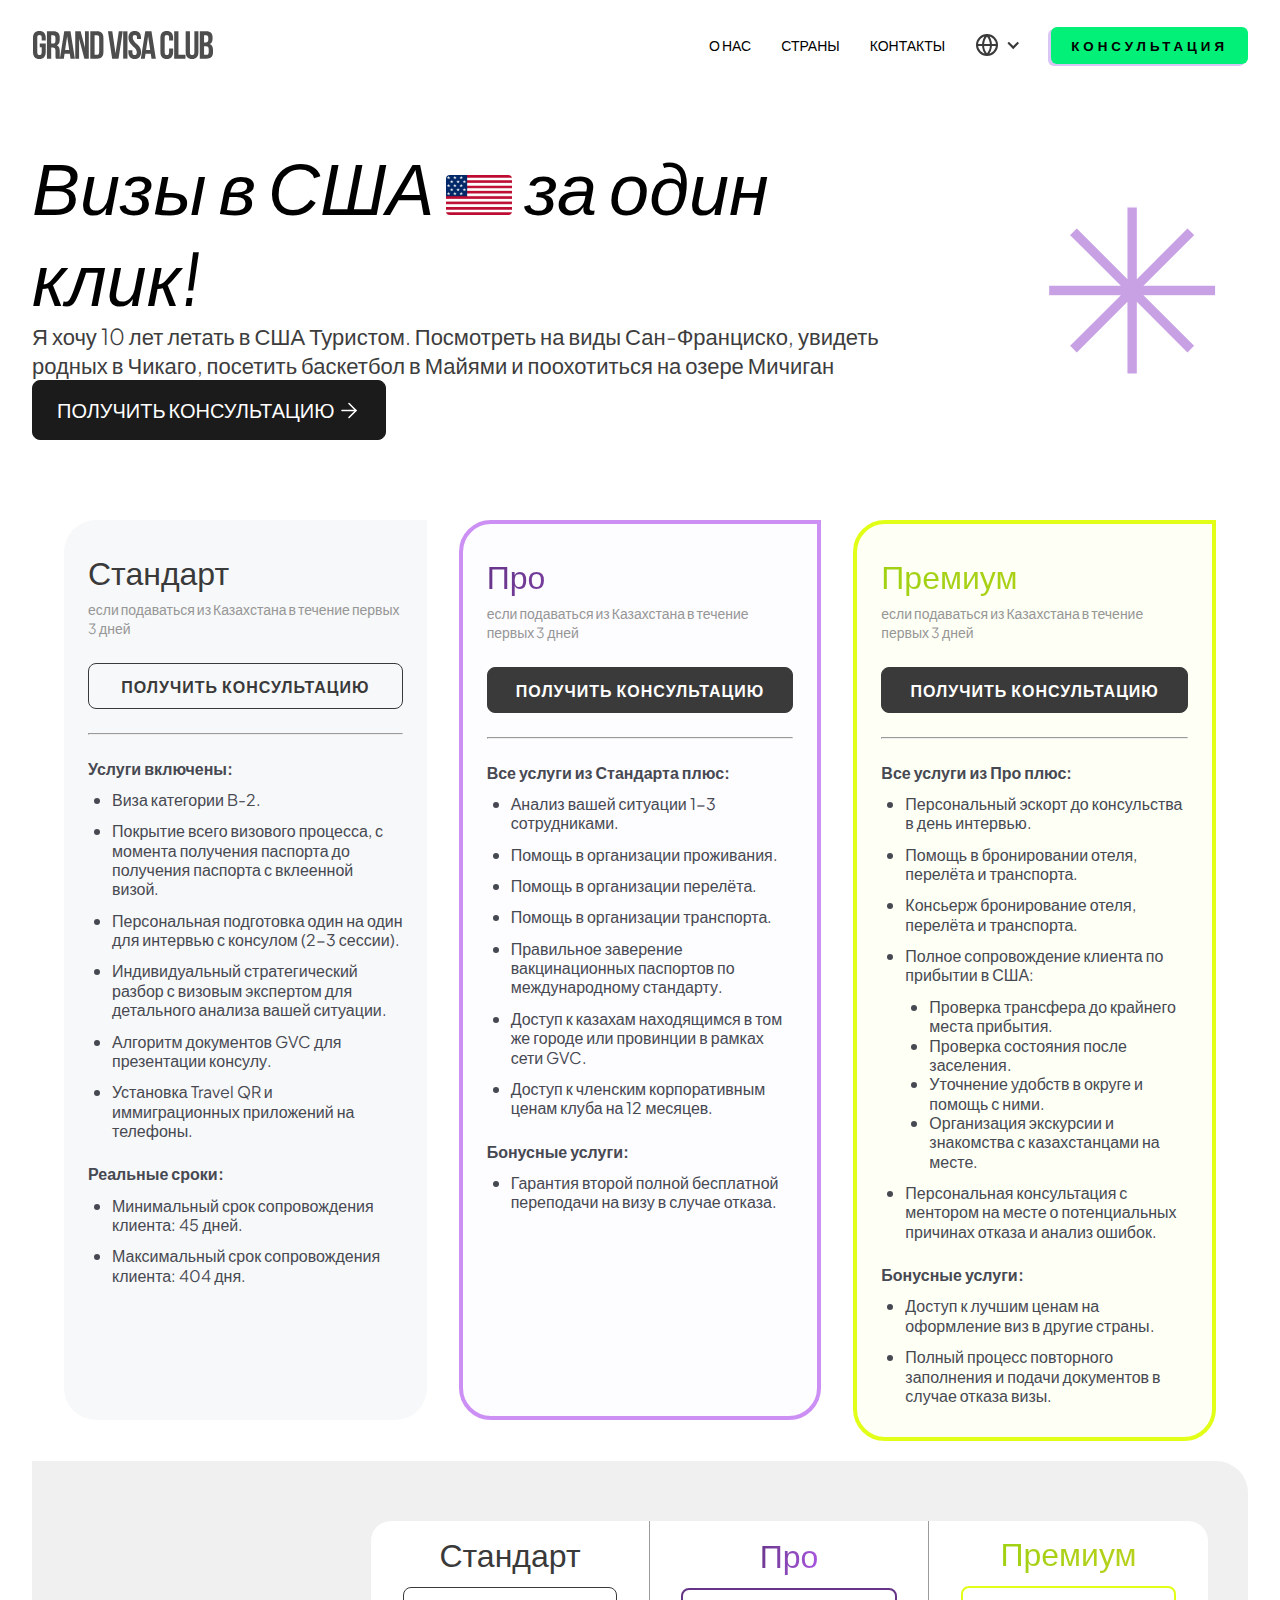
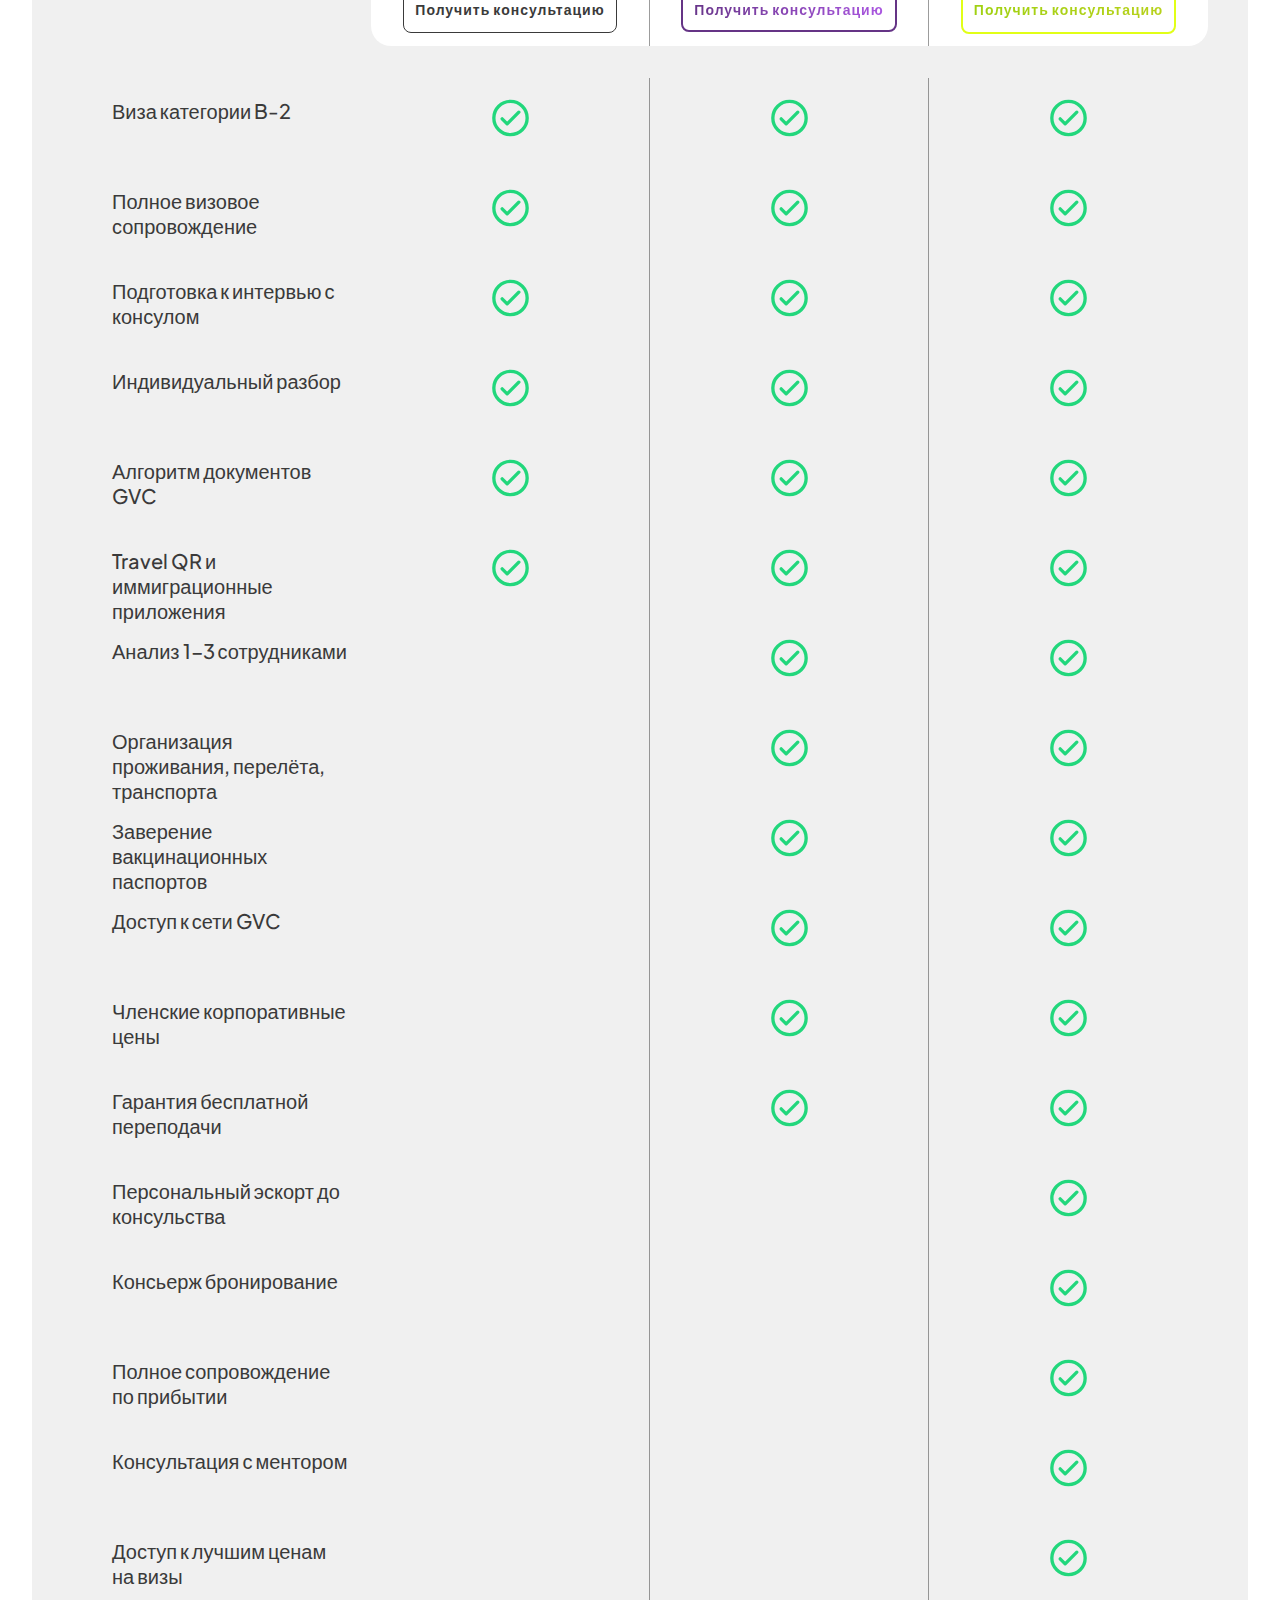
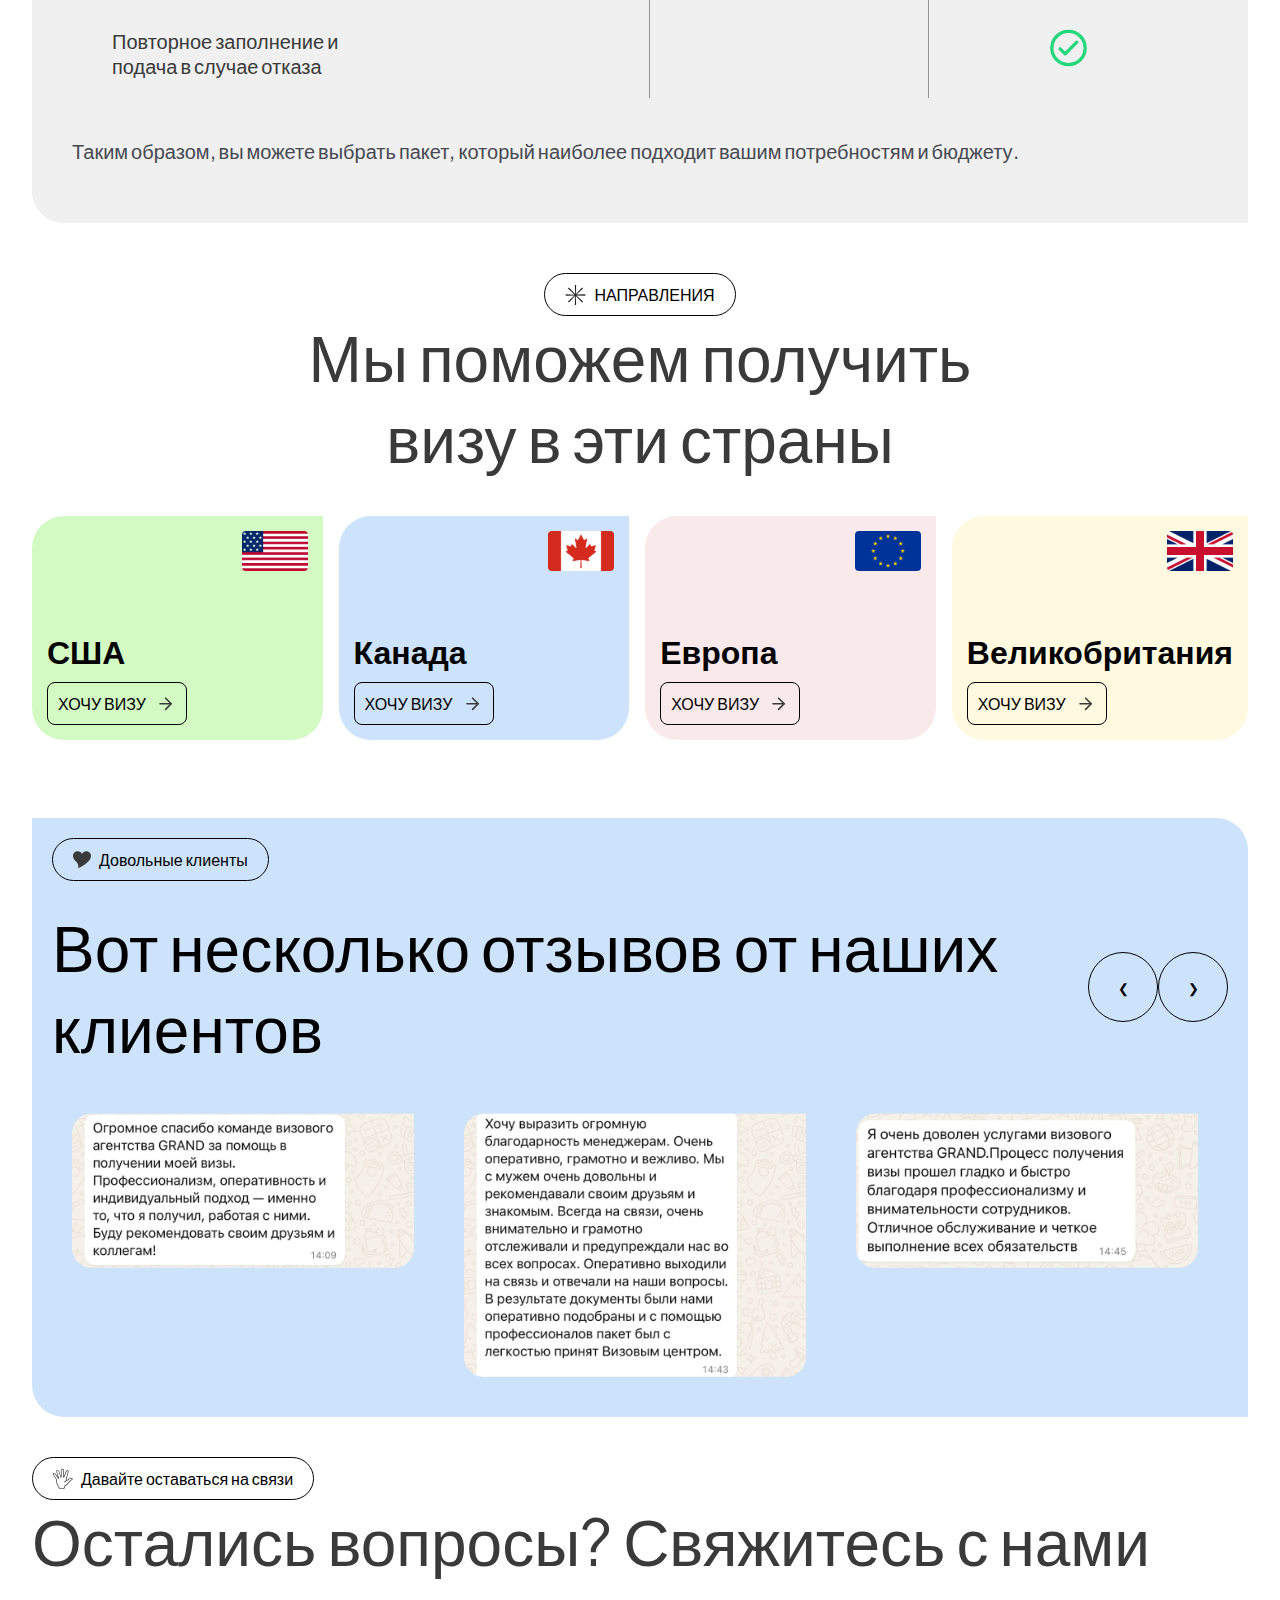
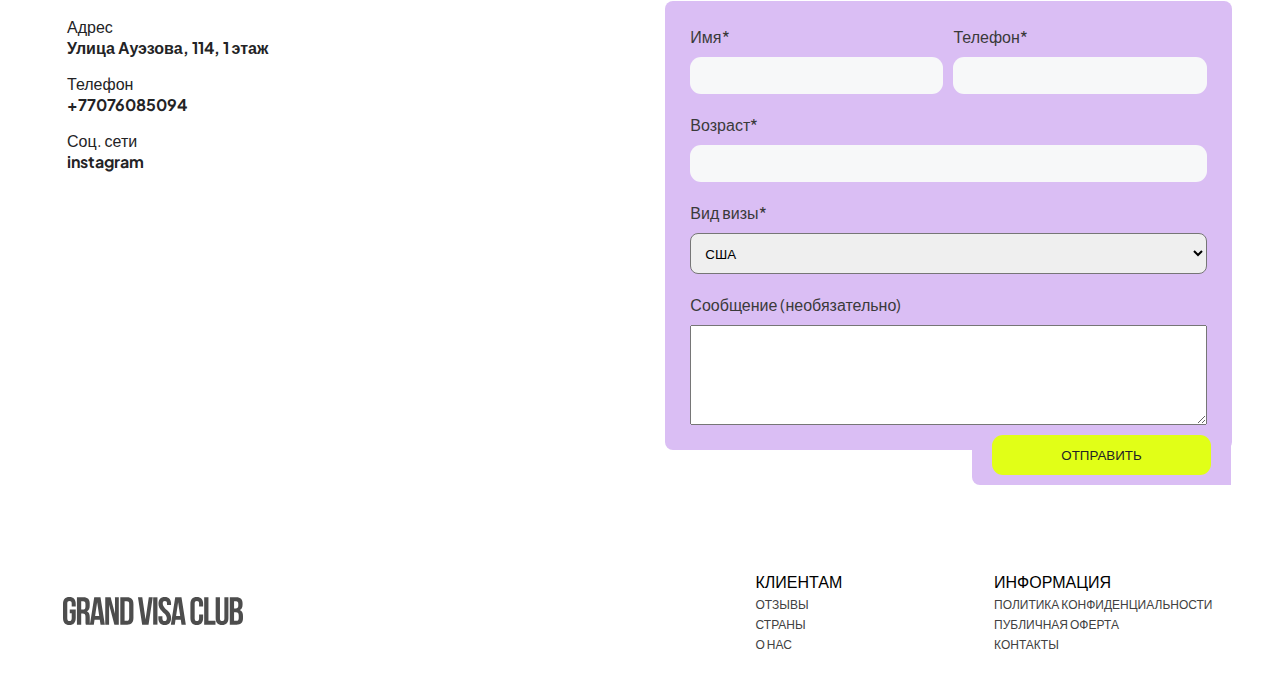
<file: usa.html>
<html lang="en">

<head>
    <meta charset="UTF-8">
    <meta name="viewport" content="width=device-width, initial-scale=1.0">
    <title>Grandvisa</title>
    <link rel="stylesheet" href="./style.css">
    <link rel="stylesheet" href="./usa.css">
    <link rel="stylesheet" href="slider.css">
</head>

<body>
    <header>
        <div class="container">
            <a href="./index.html">
                <img src="./img/Grand Visa Club.svg" alt="">
                <div class="nav">
                    <a href="index.html#aboutus">о нас</a>
                    <a href="#countries">страны</a>
                    <a href="#contacts">контакты</a>
                    <button class="country">
                        <img src="./img/66015787fbfbc913858cbe79_globe-01world.svg.svg" alt="">
                        <img src="./img/Container (1).svg" alt="">
                    </button>
                    <button class="consult">Консультация</button>
                </div>
                <div class="btn_w">
                <button class="bg_menu"><img src="./img/bgmenu.svg" alt=""></button>
                </div>

                <div class="popyp_menu">
                    <div class="back_m">
                        <div class="header_menu">
                            <div class="container">
                                <a href="./index.html"><img src="./img/Grand Visa Club (1).svg" alt=""></a>
                                <button class="close_btn"><img src="./img/close.svg" alt=""></button>
                            </div>
                        </div>
                        <div class="nav_menu">
                            <div class="container">
                                <a href="#aboutus">О нас</a>
                                <a href="#countries">Страны</a>
                                <a href="#contacts">Контакты</a>
                                <button class="consult"><a href="#form">Консультация</a></button>
                            </div>
                        </div>
                    </div>
                    
                </div>
            </a>
        </div>
    </header>
    <main>
        <div class="container">
            <div class="left">
                <p class="h1">Визы в США <img src="./img/usa.svg" alt=""> за один клик!</p>
                <p class="htext">Я хочу 10 лет летать в США Туристом. Посмотреть на виды Сан-Франциско,
                    увидеть родных в Чикаго, посетить баскетбол в Майями и поохотиться на озере Мичиган
                </p>
                <button><a href="#form">Получить консультацию</a><img src="./img/arroe.svg" alt=""></button>
            </div>
            <div class="right">
                <img src="./img/Container.svg" alt="">
            </div>
        </div>
    </main>
    <section class="services__section">
        <div class="services__card_standart">
            <p class="standart__title">Стандарт</p>
            <p class="card__desc">если подаваться из Казахстана в течение первых 3 дней </p>
            <button class="card__button">
                 <p>
                    <a href="#form" style="text-decoration: none; color: #3A3A3A;">Получить консультацию</a>
                </p>
            </button>
            <hr class="card__line" />
            <div class="services__text">
                <p>Услуги включены:</p>
                <ul>
                    <li>Виза категории B-2.</li>
                    <li>Покрытие всего визового процесса, с момента получения паспорта до получения паспорта с вклеенной
                        визой.</li>
                    <li>Персональная подготовка один на один для интервью с консулом (2-3 сессии).</li>
                    <li>Индивидуальный стратегический разбор с визовым экспертом для детального анализа вашей ситуации.
                    </li>
                    <li>Алгоритм документов GVC для презентации консулу.</li>
                    <li>Установка Travel QR и иммиграционных приложений на телефоны.</li>
                </ul>
            </div>
            <div class="services__text" style="margin-top: 24px;">
                <p>Реальные сроки:</p>
                <ul>
                    <li>Минимальный срок сопровождения клиента: 45 дней.</li>
                    <li>Максимальный срок сопровождения клиента: 404 дня.</li>
                </ul>
            </div>
        </div>
        <div class="services__card_pro">
            <p class="pro__title">Про</p>
            <p class="card__desc">если подаваться из Казахстана в течение первых 3 дней </p>
            <button class="card__button_dark">
                 <p>
                    <a href="#form" style="text-decoration: none; color:white;">Получить консультацию</a>
                </p>
            </button>
            <hr class="card__line" />
            <div class="services__text">
                <p>Все услуги из Стандарта плюс:</p>
                <ul>
                    <li>Анализ вашей ситуации 1-3 сотрудниками.</li>
                    <li>Помощь в организации проживания.</li>
                    <li>Помощь в организации перелёта.</li>
                    <li>Помощь в организации транспорта.</li>
                    <li>Правильное заверение вакцинационных паспортов по международному стандарту.</li>
                    <li>Доступ к казахам находящимся в том же городе или провинции в рамках сети GVC.</li>
                    <li>Доступ к членским корпоративным ценам клуба на 12 месяцев.</li>

                </ul>
            </div>
            <div class="services__text" style="margin-top: 24px;">
                <p>Бонусные услуги:</p>
                <ul>
                    <li>Гарантия второй полной бесплатной переподачи на визу в случае отказа.</li>
                </ul>
            </div>
        </div>
        <div class="services__card_premium">
            <p class="premium__title">Премиум</p>
            <p class="card__desc">если подаваться из Казахстана в течение первых 3 дней </p>
            <button class="card__button_dark">
                 <p>
                    <a href="#form" style="text-decoration: none; color:white;">Получить консультацию</a>
                </p>
            </button>
            <hr class="card__line" />
            <div class="services__text">
                <p>Все услуги из Про плюс:</p>
                <ul>
                    <li>Персональный эскорт до консульства в день интервью.</li>
                    <li>Помощь в бронировании отеля, перелёта и транспорта.</li>
                    <li>Консьерж бронирование отеля, перелёта и транспорта.</li>
                    <li>Полное сопровождение клиента по прибытии в США:
                        <ul class="list_without_padding" style="list-style-type: disc;">
                            <li>Проверка трансфера до крайнего места прибытия.</li>
                            <li>Проверка состояния после заселения.</li>
                            <li>Уточнение удобств в округе и помощь с ними.</li>
                            <li>Организация экскурсии и знакомства с казахстанцами на месте.</li>
                        </ul>
                    </li>
                    <li>Персональная консультация с ментором на месте о потенциальных причинах отказа и анализ ошибок.
                    </li>

                </ul>
            </div>
            <div class="services__text" style="margin-top: 24px;">
                <p>Бонусные услуги:</p>
                <ul>
                    <li>Доступ к лучшим ценам на оформление виз в другие страны.</li>
                    <li>Полный процесс повторного заполнения и подачи документов в случае отказа визы.</li>
                </ul>
            </div>
        </div>
    </section>
    <img class="services__image" src="./img/services__block.png" alt="" />
    <div class="container">
        <div class="section-wrapper">
            <section class="rates">
                <div class="rates-item header"></div>
                <div class="rates-standart">
                    <p>Стандарт</p>
                    <button>
                        <a href="#form">Получить консультацию</a>
                    </button>
                </div>
                <div class="rates-pro">
                    <p>Про</p>
                    <button>
                        <a href="#form">Получить консультацию</a>
                    </button>
                </div>
                <div class="rates-premium">
                    <p>Премиум</p>
                    <button>
                        <a href="#form">Получить консультацию</a>
                    </button>
                </div>

                <div>
                    <div class="rates-item">Виза категории B-2</div>
                    <div class="rates-item">Полное визовое сопровождение</div>
                    <div class="rates-item">Подготовка к интервью
                        с консулом</div>
                    <div class="rates-item">Индивидуальный разбор</div>
                    <div class="rates-item">Алгоритм документов GVC</div>
                    <div class="rates-item">Travel QR и иммиграционные приложения</div>
                    <div class="rates-item">Анализ 1-3 сотрудниками</div>
                    <div class="rates-item">Организация проживания, перелёта, транспорта</div>
                    <div class="rates-item">Заверение вакцинационных паспортов</div>
                    <div class="rates-item">Доступ к сети GVC</div>
                    <div class="rates-item">Членские корпоративные цены</div>
                    <div class="rates-item">Гарантия бесплатной
                        переподачи</div>
                    <div class="rates-item">Персональный эскорт
                        до консульства</div>
                    <div class="rates-item">Консьерж бронирование</div>
                    <div class="rates-item">Полное сопровождение по прибытии</div>
                    <div class="rates-item">Консультация с ментором</div>
                    <div class="rates-item">Доступ к лучшим ценам
                        на визы</div>
                    <div class="rates-item">Повторное заполнение
                        и подача в случае отказа</div>
                </div>


                <div class="second__block">
                    <div class="rates-item"><img src="./img/check.svg" alt="Something went wrong" />
                    </div>
                    <div class="rates-item"><img src="./img/check.svg" alt="Something went wrong" />
                    </div>
                    <div class="rates-item"><img src="./img/check.svg" alt="Something went wrong" />
                    </div>
                    <div class="rates-item"><img src="./img/check.svg" alt="Something went wrong" />
                    </div>
                    <div class="rates-item"><img src="./img/check.svg" alt="Something went wrong" />
                    </div>
                    <div class="rates-item"><img src="./img/check.svg" alt="Something went wrong" />
                    </div>
                </div>

                <div class="third__block">
                    <div class="rates-item"><img src="./img/check.svg" alt="Something went wrong" />
                    </div>
                    <div class="rates-item"><img src="./img/check.svg" alt="Something went wrong" />
                    </div>
                    <div class="rates-item"><img src="./img/check.svg" alt="Something went wrong" />
                    </div>
                    <div class="rates-item"><img src="./img/check.svg" alt="Something went wrong" />
                    </div>
                    <div class="rates-item"><img src="./img/check.svg" alt="Something went wrong" />
                    </div>
                    <div class="rates-item"><img src="./img/check.svg" alt="Something went wrong" />
                    </div>
                    <div class="rates-item"><img src="./img/check.svg" alt="Something went wrong" />
                    </div>
                    <div class="rates-item"><img src="./img/check.svg" alt="Something went wrong" />
                    </div>
                    <div class="rates-item"><img src="./img/check.svg" alt="Something went wrong" />
                    </div>
                    <div class="rates-item"><img src="./img/check.svg" alt="Something went wrong" />
                    </div>
                    <div class="rates-item"><img src="./img/check.svg" alt="Something went wrong" />
                    </div>
                    <div class="rates-item"><img src="./img/check.svg" alt="Something went wrong" />
                    </div>
                </div>

                <div class="fourth__block">
                    <div class="rates-item"><img src="./img/check.svg" alt="Something went wrong" />
                    </div>
                    <div class="rates-item"><img src="./img/check.svg" alt="Something went wrong" />
                    </div>
                    <div class="rates-item"><img src="./img/check.svg" alt="Something went wrong" />
                    </div>
                    <div class="rates-item"><img src="./img/check.svg" alt="Something went wrong" />
                    </div>
                    <div class="rates-item"><img src="./img/check.svg" alt="Something went wrong" />
                    </div>
                    <div class="rates-item"><img src="./img/check.svg" alt="Something went wrong" />
                    </div>
                    <div class="rates-item"><img src="./img/check.svg" alt="Something went wrong" />
                    </div>
                    <div class="rates-item"><img src="./img/check.svg" alt="Something went wrong" />
                    </div>
                    <div class="rates-item"><img src="./img/check.svg" alt="Something went wrong" />
                    </div>
                    <div class="rates-item"><img src="./img/check.svg" alt="Something went wrong" />
                    </div>
                    <div class="rates-item"><img src="./img/check.svg" alt="Something went wrong" />
                    </div>
                    <div class="rates-item"><img src="./img/check.svg" alt="Something went wrong" />
                    </div>
                    <div class="rates-item"><img src="./img/check.svg" alt="Something went wrong" />
                    </div>
                    <div class="rates-item"><img src="./img/check.svg" alt="Something went wrong" />
                    </div>
                    <div class="rates-item"><img src="./img/check.svg" alt="Something went wrong" />
                    </div>
                    <div class="rates-item"><img src="./img/check.svg" alt="Something went wrong" />
                    </div>
                    <div class="rates-item"><img src="./img/check.svg" alt="Something went wrong" />
                    </div>
                    <div class="rates-item"><img src="./img/check.svg" alt="Something went wrong" />
                    </div>
                </div>
            </section>
            <p class="rates-main-text">Таким образом, вы можете выбрать пакет, который наиболее подходит вашим
                потребностям и бюджету.</p>
        </div>
    </div>
    <section class="countrys">
        <div class="container">
            <div class="dot" id="countries">
                <img src="./img/sun.svg" alt="">
                <p>НАПРАВЛЕНИЯ</p>
            </div>
            <p class="c_text">
                Мы поможем получить визу в эти страны
            </p>
            <div class="c_wrapper">
                <div class="usa"><img src="./img/usa.svg" alt="">
                    <div>
                        <p>США</p><a href="./usa.html">ХОЧУ ВИЗУ <img src="./img/newarr.svg" alt=""></a>
                    </div>
                </div>
                <div class="canada"><img src="./img/canada.svg" alt="">
                    <div>
                        <p>Канада</p><a href="./canada.html">ХОЧУ ВИЗУ <img src="./img/newarr.svg" alt=""></a>
                    </div>
                </div>
                <div class="europa"><img src="./img/europa.svg" alt="">
                    <div>
                        <p>Европа</p><a href="./shengen.html">ХОЧУ ВИЗУ <img src="./img/newarr.svg" alt=""></a>
                    </div>
                </div>
                <div class="velik"><img src="./img/velik.svg" alt="">
                    <div>
                        <p>Великобритания</p><a href="./britain.html">ХОЧУ ВИЗУ <img src="./img/newarr.svg" alt=""></a>
                    </div>
                </div>
            </div>
        </div>
    </section>
    <section class="sliders hh" id="slider2">
        <div class="container">
            <div class="dot">
                <img src="./img/heart.svg" alt="">
                <p>Довольные клиенты</p>
            </div>
            <div class="job_block">
                <div>
                    <p class="slide_head ss">Вот несколько отзывов от наших клиентов</p>
                </div>
                <div class="controls">
                    <button class="control prev" >&#10094;</button>
                    <button class="control next" >&#10095;</button>
                </div>
            </div>
            <div class="slider">
                <div class="slides">
                    <div class="slide">
                        <img src="./img/Rectangle 56.png" alt="">
                    </div>
                    <div class="slide">
                        <img src="./img/Rectangle 57.png" alt="">
                    </div>
                    <div class="slide">
                        <img src="./img/Rectangle 58.png" alt="">
                    </div>
                    <div class="slide">
                        <img src="./img/Rectangle 56.png" alt="">
                    </div>
                    <div class="slide">
                        <img src="./img/Rectangle 57.png" alt="">
                    </div>
                    <div class="slide">
                        <img src="./img/Rectangle 58.png" alt="">
                    </div>
                </div>
                
            </div>
        </div>
    </section>
    <section class="footer" id="contacts">
        <div class="container">
            <div class="top_footer">
                <div class="dot">
                    <img src="./img/hand.svg" alt="">
                    <p>Давайте оставаться на связи</p>
                </div>
                <div class="f_text">
                    <p>Остались вопросы? Свяжитесь с нами</p>
                </div>
                <div class="map_block">
                    <iframe src="https://www.google.com/maps/embed?pb=!1m18!1m12!1m3!1d2906.9304468149544!2d76.9055018!3d43.231917900000006!2m3!1f0!2f0!3f0!3m2!1i1024!2i768!4f13.1!3m3!1m2!1s0x3883692613bf2117%3A0xf0c95d9a68a454e!2zMSDRjdGC0LDQtiwg0YPQu9C40YbQsCDQkNGD0Y3Qt9C-0LLQsCAxMTQsINCQ0LvQvNCw0YLRiyAwNTAwNTcsINCa0LDQt9Cw0YXRgdGC0LDQvQ!5e0!3m2!1sru!2skg!4v1718745513569!5m2!1sru!2skg" width="100%" height="550px" style="border:0;" allowfullscreen="" loading="lazy" referrerpolicy="no-referrer-when-downgrade"></iframe>
                    <div class="map_block_it">
                        <div class="map_top_block">
                            <p class="top_t_fot">Адрес</p>
                            <p class="bot_t_fot">​Улица Ауэзова, 114​​, 1 этаж</p>
                            <p class="top_t_fot">Телефон</p>
                            <p class="bot_t_fot">+77076085094</p>
                            <p class="top_t_fot">Соц. сети</p>
                            <p class="bot_t_fot"><a href="">instagram</a></p>
                        </div>
                        <div class="map_bottom_block">
                            <form action="" id="form">
                                <div>
                                    <label for="">
                                        <p>Имя*</p>
                                        <input type="text">
                                    </label>
                                    <label for="">
                                        <p>Телефон*</p>
                                        <input type="text">
                                    </label>
                                </div>
                                <label for="">
                                    <p>Возраст*</p>
                                    <input type="text">
                                </label>
                                <label for="">
                                    <p>Вид визы*</p>
                                    <select name="" id="">
                                        <option value="">США</option>
                                        <option value="">Канада</option>
                                        <option value="">Европа</option>
                                        <option value="">Великобритания</option>
                                    </select>
                                </label>
                                <label for="">
                                    <p>Сообщение (необязательно)</p>
                                    <textarea name=""  id=""></textarea>
                                </label>
                                <div for="" class="newtxt">
                                    <input type="submit" value="Отправить">
                                </div>
                            </form>
                        </div>
                    </div>
                </div>
            </div>
            <footer>
                <div class="container">
                    <a href="index.html"><img src="./img/Grand Visa Club.svg" alt=""></a>
                <div class="fot_nav">
                    <div>
                        <p class="headd">Клиентам</p>
                            <a href="#slider2">ОТЗЫВЫ</a>
                            <a href="#countries">СТРАНЫ</a>
                            <a href="#aboutus">О НАС</a>
                        </div>
                        <div>
                            <p class="headd">Информация</p>
                            <a href="./privacypolicy.html">Политика конфиденциальности</a>
                            <a href="./oferta.html">Публичная оферта</a>
                            <a href="#contacts">Контакты</a>
                    </div>
                </div>
                </div>
            </footer>
        </div>
    </section>
    <script src="index.js"></script>
</body>

</html>
</file>
<file: style.css>
@import url('https://fonts.googleapis.com/css2?family=Plus+Jakarta+Sans:ital,wght@0,200..800;1,200..800&display=swap');

* {
    margin: 0;
    padding: 0;
    box-sizing: border-box;
    font-family: "Plus Jakarta Sans", sans-serif;
    scroll-behavior: smooth;
}

.container {
    width: 95%;
    margin: 0 auto;
}

header {
    height: 10vh;
}

header .container {
    display: grid;
    grid-template-columns: 1fr 1fr;
    height: 100%;
    align-items: center;
}

.nav {
    display: flex;
    justify-content: flex-end;
    gap: 30px;
    align-items: center;
}

.nav a {
    text-decoration: none;
    color: black;
    font-family: "Plus Jakarta Sans", sans-serif;
    font-weight: 200;
    text-transform: uppercase;
    font-size: 14px;
}

.nav button {
    cursor: pointer;
}

.consult {
    padding: 10px 20px;
    background-color: #02F078;
    font-family: "Plus Jakarta Sans", sans-serif;
    font-weight: bold;
    text-transform: uppercase;
    border-radius: 6px;
    outline: 0;
    border: 0;
    letter-spacing: 4px;

    box-shadow: rgb(218, 198, 244) -3px 2px 0px 0px;
}
.consult a{
    color: black !important;
    letter-spacing: 4px;
}

.country {
    display: flex;
    justify-content: space-between;
    align-items: center;
    border: 0;
    gap: 6px;
    background-color: transparent;
}

main {
    height: 400px;
    display: flex;
    align-items: center;
}

main .container {
    display: grid;
    grid-template-columns: 1fr 300px;
}

main .container .left {
    display: flex;
    flex-direction: column;
    justify-content: space-between;
    align-items: start;
    height: 230px;
}

main .container .right {
    display: flex;
    justify-content: flex-end;
}

main .container .left .h1 {
    font-size: 72px;
    font-style: italic;
}

main .htext {
    color: #3D3D3D;
    font-size: 22px;
    font-weight: 300;
}

main button {
    border: 1px solid #1B1B1B;
    padding: 16px 24px 16px 24px;
    font-size: 20px;
    border-radius: 8px;
    background-color: #1B1B1B;
    text-transform: uppercase;
    display: flex;
    align-items: center;
    gap: 3px;
    cursor: pointer;
}

.main_img {
    width: 100%;
}

main button a {
    color: white;
    text-decoration: none;
}

.next_text {
    width: 100%;
    font-size: 25px;
    font-weight: 200;
}

.text_section {
    padding: 100px 0;
}

.partners {
    height: 200px;

}

.partners .container {
    display: flex;
    justify-content: space-between;
    height: 100%;
    align-items: center;
}

.countrys .container {
    display: flex;
    flex-direction: column;
    align-items: center;
}

.dot {
    border: 1px solid black;
    padding: 10px 20px;
    display: flex;
    align-items: center;
    gap: 8px;
    border-radius: 40px;
}

.c_wrapper {
    width: 100%;
    display: grid;
    grid-template-columns: repeat(4, 1fr);
    gap: 16px;
    height: 300px;
    align-items: center;

}

.c_wrapper>div {
    border-radius: 32px 0 32px 32px;
    height: 100px;
    height: 224px;
    padding: 15px;
    position: relative;
    display: flex;
    justify-content: flex-end;
    align-items: flex-start;
    flex-direction: column;
}

.c_wrapper div>img {
    position: absolute;
    top: 15px;
    right: 15px;
}

.c_wrapper p {
    font-size: 32px;
    font-weight: bold;
    margin-bottom: 10px;
}

.c_wrapper a {
    text-decoration: none;
    color: black;
    border: 1px solid black;
    padding: 10px;
    border-radius: 8px;
    width: fit-content;
    display: flex;
    align-items: center;
    gap: 10px;
}

.usa {
    background-color: #D3FAC3;
}

.canada {
    background-color: #CDE2FB;
}

.europa {
    background-color: #FAE9EB;
}

.velik {
    background-color: #FEF9DF;
}

.dot .dot p {
    font-size: 15px;
}

.c_text {
    font-size: 64px;
    width: 60%;
    text-align: center;
    font-weight: 300;
    color: #3A3A3A;
}

.whywe_sec {
    padding: 40px 0;
}

.whywe_sec .container {
    display: flex;
    align-items: flex-start;
    flex-direction: column;
    gap: 30px;
}

.whywe_w {
    display: grid;
    grid-template-columns: repeat(5, 1fr);
    width: 100%;
    grid-area: 20px;
}

.whywe_w>div:last-child {
    display: flex;
    align-items: flex-end;
    flex-direction: column;
}

.whywetext {
    font-size: 22.31px;
}

.whywe_card_head {
    font-size: 64px;
}

.whywe_card_footer {
    font-size: 22.5px;
}

.mes_banner {
    height: 80vh;
}

.mes_banner .container {
    height: 100%;
}

.img_back {
    background-image: url("./img/Subtract.png");
    background-position: center;
    background-repeat: no-repeat;
    background-size: cover;
    height: 100%;
    position: relative;
}

.mes_block {
    position: absolute;
    right: 60px;
    bottom: 120px;
}

.mes_n_top {
    color: #B0B0B0;
    margin-bottom: 5px;
}

.mes_top {
    display: flex;
    justify-content: flex-start;
    flex-direction: column;

}

.men_b_bottom {
    border: 1px solid #F6F6F6;
    border-radius: 23px 23px 23px 5px;
    background-color: #F6F6F6;
    padding: 20px 40px 20px 10px;
    font-size: 24px;
    text-align: start;
    width: 60%;
}

.mes_bottom {
    display: flex;
    justify-content: flex-end;
}

.men_b_top {
    border: 1px solid #151515;
    border-radius: 23px 23px 5px 23px;
    background-color: #151515;
    padding: 20px 40px 20px 10px;
    font-size: 24px;
    text-align: start;
    width: 60%;
    color: white;
    margin-top: 15px;
}

.pod_sec {
    padding: 40px 0;
}

.pod_text {
    font-size: 48px;
}

.one {
    background-color: #F7F8F9;
    border-radius: 32px 0 32px 32px;
}

.sec {
    background-color: #CC8FF4;
    border-radius: 32px 0 32px 32px;

}

.pod_sec .container {
    display: grid;
    grid-template-columns: repeat(3, 1fr);
    gap: 20px;
}

.pod_sec .container>div {
    padding: 20px;
    display: flex;
    flex-direction: column;
    gap: 30px;
}

.pod_ext {
    font-size: 24px;
    font-weight: bold;
    color: #3A3A3A;
}

.pod_item {
    display: flex;
    align-items: flex-start;
    gap: 15px;
}

.f_text p {
    color: #3A3A3A;
    font-size: 64px;
}

.map_block {}

.top_footer {
    display: flex;
    flex-direction: column;
    align-items: flex-start;
}

.top_footer iframe {
    width: 100%;
}

.map_block {
    width: 100%;
    position: relative;
}

.map_block iframe {
    border-radius: 32px;
}

.f_text {
    color: 3A3A3A;
}

.map_block_it {
    position: absolute;
    top: 20px;
    left: 20px;
    width: 97%;
    display: flex;
    justify-content: space-between;
}

.map_top_block {
    width: 323px;
    height: 214px;
    background-color: white;
    border-radius: 8px;
    padding: 15px;
}

.map_bottom_block {}

.top_t_fot {
    color: #232325;
}

.bot_t_fot {
    color: #232325;
    font-weight: bold;
    margin-bottom: 15px;
}

.bot_t_fot a {
    color: #232325;
    font-weight: bold;
    margin-bottom: 15px;
    text-decoration: none;
    
}

.map_bottom_block {
    background-color: #DABEF4;
    padding: 25px;
    border-radius: 8px;
    width: 48%;

}

.map_bottom_block form {
    display: flex;
    flex-direction: column;
    gap: 20px;
}

.map_bottom_block div:first-child {
    display: flex;
    gap: 10px;
}

label {
    width: 100%;
    display: flex;
    flex-direction: column;
    gap: 10px;
}

label p {
    color: #3A3A3A;

}

form {
    position: relative;
    width: 100%;
}

form select {
    padding: 10px;
    border-radius: 8px;
}

form textarea {
    height: 100px;
}

form input {
    width: 100%;
    border-radius: 11px;
    background-color: #F7F8F9;
    border: 0;
    outline: 0;
    padding: 10px 20px;
}

.newtxt {
    width: 50%;
    position: absolute;
    right: -24px;
    bottom: -60px;
    background-color: #DABEF4;
    display: flex;
    justify-content: center;
    height: 60px;
    align-items: center;
    border-radius: 0 8px 0 8px;
}

.newtxt input {
    width: 85%;
    height: 40px;
    background-color: #E1FF17;
    color: #232325;
    text-transform: uppercase;
    cursor: pointer;
}

footer {
    padding: 40px 0;
}

footer .container {
    display: flex;
    justify-content: space-between;
    align-items: center;
}

.fot_nav {
    display: grid;
    grid-template-columns: 1fr 1fr;
    gap: 15px;
    width: 40%;
    justify-content: flex-end;
}

.fot_nav>div {
    display: flex;
    flex-direction: column;
    gap: 5px;
}

.fot_nav p {
    text-transform: uppercase;
}

.fot_nav a {
    color: #414141;
    text-transform: uppercase;
    text-decoration: none;
    font-size: 12px;
}

.sliders {
    padding: 40px 0;
}

.sliders .container {
    background-color: #F7F8F9;
    border-radius: 0 32px 0 32px;
    display: flex;
    flex-direction: column;
    align-items: flex-start;
    padding: 20px;
    gap: 25px;
}

.sliders.hh .container {
    background-color: #CDE2FB;

}

.sliders.hh .slide {
    background-color: transparent;
}

.sliders.hh .slide img {
    width: 100%;

}

.slide_head {
    font-size: 64px;
}

.slide_head.ss {
    font-size: 64px;
}

.slide_bot {
    font-size: 22.5px;
}

.job_block {
    display: flex;
    align-items: center;
    justify-content: space-between;
    width: 100%;
}

.cont {
    color: #B74FFC;
}

.slide {
    background-color: #FFFFFF;
    border-radius: 32px 0 32px 32px;
    padding: 20px;
    display: flex;
    flex-direction: column;
    gap: 20px;

}

.slide img {
    width: 60px;
}

.job_head {
    color: #3A3A3A;
}

.job_txt {
    color: #686A74;
}

.control {}

.seek {
    display: none;
}

.btn_w{
    display: none;
}
.popyp_menu{
    display: none;
    height: 100vh;
    position: absolute;
    top: 0;
    left: 0;
    right: 0;
    bottom: 0;
    background-color: rgba(0, 0, 0, 0.4);
}
.close_btn{
    background-color: transparent;
    border: 0;
    outline: none;
    width: 30px;
    height: 30px;
}
.close_btn img{
    width: 100%;
}
.header_menu .container{
    display: flex;
    height: 10vh;
    justify-content: space-between;
}
.back_m{
    height: 40vh;
    background-color: #3A3A3A;
}
.nav_menu .container {
    display: flex;
    flex-direction: column;
    align-items: center;
    gap: 15px;
}
.nav_menu a{
    color: #FFFFFF;
    text-transform: uppercase;
    text-decoration: none;
}
@media (max-width: 1500px) {
    .controls{
        display: flex;
    }
}
@media (max-width: 768px) {
    .nav {
        display: none;
    }

    main .container {
        grid-template-columns: 1fr;
        gap: 30px;
    }

    .hide {
        display: none;
    }

    main .container .right {
        display: none;
    }

    .seek {
        display: block;
    }

    .next_text {
        width: 100%;
        font-size: 20px;
    }

    main .container .left {
        height: fit-content;
        gap: 30px;
    }

    .hide {
        display: none;
    }

    .partners .container {
        gap: 30px;
        overflow-x: scroll;
    }

    .countrys {
        padding: 20px 0;
    }

    .c_text {
        width: 80%;
    }

    .c_wrapper {
        grid-template-columns: 1fr;
        height: fit-content;
    }

    .controls {
        display: none;
    }

    #slider1 .slides {
        display: block;
    }

    #slider1 .slide {
        margin-top: 20px;
    }

    .sliders.hh .slide {
        flex: 1 0 calc(50% - 10px);
    }

    .slide_head.ss {
        font-size: 34px;
    }

    .whywe_sec {
        padding: 40px;
        color: #3A3A3A;
    }

    .men_b_bottom {
        width: 80%;
    }

    .men_b_top {
        width: 80%;
    }

    .whywe_w {
        grid-template-columns: 1fr;
        gap: 20px;
    }

    .whywe_w>div:last-child {
        display: block;
    }

    .mes_block {
        position: absolute;
        right: 9px;
        left: 63px;
        bottom: 56px;
    }

    .mes_banner {
        height: 57vh;
    }

    .pod_sec .container {
        grid-template-columns: 1fr;
    }

    .map_block_it {
        position: relative;
        display: block;
        left: auto;
        top: auto;
    }

    .c_text {
        font-size: 32px;
    }

    .map_top_block {
        width: 100%;
    }

    .whywe_card_head {
        font-size: 32px;
    }

    .map_bottom_block {
        width: 100%;
    }

    footer {
        margin-top: 40px;
    }

    footer .container {
        display: block;
    }

    footer .container>a {
        display: flex;
        justify-content: center;
    }

    footer .container>a img {
        width: 100%;
    }

    .fot_nav {
        margin-top: 20px;
    }

    .fot_nav a {
        line-height: 40px;
        font-size: 20px;
    }

    .fot_nav p {
        font-size: 25px;
        margin-bottom: 10px;
        margin-top: 10px;
    }

    .fot_nav div:last-child {
        margin-top: 30px !important;
    }

    main .container .left .h1 {
        font-size: 40px;
    }

    .men_b_bottom,
    .men_b_top {
        font-size: 15px;
    }

    .fot_nav {
        display: block;
    }

    .pod_text {
        font-size: 24px;
    }

    .f_text p {
        font-size: 32px;
    }

    .slide_head {
        font-size: 32px;
    }

    .newtxt {
        width: 69%;
    }
    .btn_w{
        display: flex;
        justify-content: flex-end;
        height: 100%;
    }
    .bg_menu {
        background-color: transparent;
        border: 0;
        cursor: pointer;
    }
}
</file>
<file: usa.css>
.services__section {
    width: 90%;
    margin: 0 auto;
    display: grid;
    grid-template-columns: repeat(auto-fit, minmax(330px, 1fr));
    gap: 32px;
    margin-top: 30px;
}

.services__section .services__card_standart {
    width: 100%;
    height: 900px;
    padding: 32px 24px 32px 24px;
    border-radius: 32px 0px 32px 32px;
    background-color: #F7F8F9;
}

.card__desc {
    margin-top: 8px;
    font-size: 14px;
    font-weight: 400;
    line-height: 19.12px;
    text-align: left;
    color: #969696;
}

.card__button {
    cursor: pointer;
    margin-top: 24px;
    width: 100%;
    height: 46px;
    padding: 13px 25px 13px 25px;
    gap: 8px;
    border-radius: 8px;
    opacity: 0px;
    border: 1px solid #3A3A3A;
    background-color: #F7F8F9;
}

.card__button_dark {
    cursor: pointer;
    margin-top: 24px;
    width: 100%;
    height: 46px;
    padding: 13px 25px 13px 25px;
    gap: 8px;
    border-radius: 8px;
    opacity: 0px;
    border: 1px solid #3A3A3A;
    background-color: #F7F8F9;
    background: #3A3A3A;
}

.card__button_dark p {
    text-transform: uppercase;
    color: #FFFFFF;
    font-size: 16px;
    font-weight: 600;
    line-height: 20.16px;
    letter-spacing: 1px;
    text-align: center;

}

.card__line {
    background: #DEE2E6;
    width: 100%;
    height: 1px;
    margin: 24px 0px 24px 0px;
}

.services__text p {
    color: #474952;
    font-size: 16px;
    font-weight: 700;
    line-height: 19.36px;
    text-align: left;

}

.services__text ul {
    margin-top: 12px;
    margin-left: 24px;
}

.services__text ul li {
    color: #474952;
    font-size: 16px;
    font-weight: 400;
    line-height: 19.36px;
    text-align: left;
    margin-bottom: 12px;
}

.services__text ul li:last-child {
    margin-bottom: 0;
}

.card__button p {
    text-transform: uppercase;
    font-size: 16px;
    font-weight: 600;
    line-height: 20.16px;
    letter-spacing: 1px;
    text-align: center;
    color: #3A3A3A;
}

.services__card_standart .standart__title {
    font-size: 32px;
    font-weight: 300;
    line-height: 40.32px;
    text-align: left;
    color: #3A3A3A;
}

.services__section .services__card_pro {
    width: 100%;
    height: 900px;
    padding: 32px 24px 32px 24px;
    border-radius: 32px 0px 32px 32px;
    background: #FDFCFF;
    border: 4px 0px 0px 0px;
    border: 4px solid #CC8FF4
}

.services__card_pro .pro__title {
    background: linear-gradient(104.94deg, #653486 -3.62%, #B35BEC 112.11%);
    -webkit-background-clip: text;
    -webkit-text-fill-color: transparent;
    font-size: 32px;
    font-weight: 300;
    line-height: 40.32px;
    text-align: left;
}

.services__section .services__card_premium {
    width: 100%;
    /* height: 900px; */
    padding: 32px 24px 32px 24px;
    border-radius: 32px 0px 32px 32px;
    background: #FEFFF5;
    border: 4px 0px 0px 0px;
    border: 4px solid #E1FF17
}

.services__card_premium .services__text .list_without_padding li {
    color: #474952;
    font-size: 16px;
    font-weight: 400;
    line-height: 19.36px;
    text-align: left;
    margin-bottom: 0px;
}

.services__card_premium .premium__title {
    background: linear-gradient(94.77deg, #A0D112 -0.58%, #BAD11D 111.68%);
    -webkit-background-clip: text;
    -webkit-text-fill-color: transparent;
    font-size: 32px;
    font-weight: 300;
    line-height: 40.32px;
    text-align: left;

}

.section-wrapper {
    width: 100%;
    /* height: 100%; */
    background-color: #f0f0f0;
    border-radius: 0px 32px 0px 32px;
}

.rates {
    display: grid;
    grid-template-columns: repeat(4, 1fr);
    width: 100%;
    margin: 20px auto 0 0;
    /* background-color: #f0f0f0; */
    padding: 60px 40px 40px 60px;
}

.second__block {
    border-right: 1px solid #3A3A3A80
}

.third__block {
    border-right: 1px solid #3A3A3A80
}

.rates-item {
    width: 100%;
    height: 90px;
    display: flex;
    align-items: left;
    justify-content: start;
    padding: 20px;
    color: #3A3A3A;
    font-size: 20px;
    font-weight: 500;
    line-height: 25.2px;
}

.second__block .rates-item {
    justify-content: center;
}

.third__block .rates-item {
    justify-content: center;
}

.fourth__block .rates-item {
    justify-content: center;
}

.rates-item img {
    height: 40px;
}

.rates-main-text {
    width: 100%;
    background-color: #f0f0f0;
    color: #474952;
    font-size: 20px;
    font-weight: 500;
    line-height: 25.2px;
    text-align: left;
    padding-left: 40px;
    padding-bottom: 60px;
    border-radius: 0px 32px 0px 32px;
    margin-bottom: 50px;
}

.rates-standart {
    background-color: white;
    width: 100%;
    margin-bottom: 32px;
    border-right: 1px solid #3A3A3A80;
    display: flex;
    justify-content: center;
    flex-direction: column;
    align-items: center;
    gap: 12px;
    border-radius: 20px 0 0 20px;
    padding: 12px 24px 12px 24px
}

.rates-standart p {
    color: #3A3A3A;
    font-size: 32px;
    font-weight: 300;
}

.rates-standart button {
    border: 1px solid #3A3A3A;
    background-color: white;
    display: flex;
    justify-content: center;
    align-items: center;
    padding: 13px 11px 13px 11px;
    border-radius: 8px;
    border: 1px 0px 0px 0px;
}

.rates-standart button a {
    color: #3A3A3A;
    font-size: 14px;
    font-weight: 600;
    line-height: 17.64px;
    letter-spacing: 1px;
    text-align: center;

}

.rates-pro p {
    background: linear-gradient(104.94deg, #653486 -3.62%, #B35BEC 112.11%);
    -webkit-background-clip: text;
    -webkit-text-fill-color: transparent;
    font-size: 32px;
    font-weight: 300;
}

.rates-pro {
    background-color: white;
    width: 100%;
    margin-bottom: 32px;
    border-right: 1px solid #3A3A3A80;
    display: flex;
    justify-content: center;
    flex-direction: column;
    align-items: center;
    gap: 12px;
    padding: 12px 24px 12px 24px;
}

.rates-pro button {
    background-color: white;
    border: 2px solid #653486;
    display: flex;
    justify-content: center;
    align-items: center;
    padding: 11px 11px 11px 11px;
    border: 1px 0px 0px 0px;
    border-radius: 8px;

}

.rates-pro button a {
    background: linear-gradient(104.94deg, #653486 -3.62%, #B35BEC 112.11%);
    -webkit-background-clip: text;
    -webkit-text-fill-color: transparent;
    color: #3A3A3A;
    font-size: 14px;
    font-weight: 600;
    line-height: 17.64px;
    letter-spacing: 1px;
    text-align: center;

}

.rates-premium {
    background-color: white;
    width: 100%;
    margin-bottom: 32px;
    display: flex;
    justify-content: center;
    flex-direction: column;
    align-items: center;
    gap: 12px;
    padding: 12px 24px 12px 24px;
    border-radius: 0px 20px 20px 0px;
}

.rates-premium p {
    background: linear-gradient(94.77deg, #A0D112 -0.58%, #BAD11D 111.68%);
    -webkit-background-clip: text;
    -webkit-text-fill-color: transparent;
    font-size: 32px;
    font-weight: 300;
}

.rates-premium button {
    background-color: white;
    border: 2px solid #E1FF17;
    display: flex;
    justify-content: center;
    align-items: center;
    padding: 13px 11px 13px 11px;
    border: 1px 0px 0px 0px;
    border-radius: 8px;
}

.rates-premium button a {
    background: linear-gradient(94.77deg, #A0D112 -0.58%, #BAD11D 111.68%);
    -webkit-background-clip: text;
    -webkit-text-fill-color: transparent;
    font-size: 14px;
    font-weight: 600;
    line-height: 17.64px;
    letter-spacing: 1px;
    text-align: center;

}

.services__image {
    display: none;
}

.rates a {
    text-decoration: none;
}

.header {
    font-weight: bold;
    /* background-color: #d0d0d0; */
    background-color: #f0f0f0;
}

@media (max-width: 1024px) {
    .rates {
        padding: 60px 0px 40px 0px;
    }

    .rates-item {
        width: 100%;
        /* height: 100%; */
    }

    .rates-standart button {
        display: none;
    }

    .rates-standart {
        border: none;
        border-radius: 4px;
        padding: 4px;
    }

    .rates-standart p {
        font-size: 14px;
    }

    .rates-pro button {
        display: none;
    }

    .rates-premium button {
        display: none;
    }

    .rates-pro p {
        color: white;
        font-size: 14px;
        -webkit-text-fill-color: white;
    }

    .rates-pro {
        padding: 4px;
        border: none;
        border-radius: 4px;
        background: linear-gradient(104.94deg, #653486 -3.62%, #B35BEC 112.11%);
    }

    .rates-premium p {
        color: white;
        -webkit-text-fill-color: white;
        font-size: 14px;
    }

    .rates-premium {
        border: none;
        border-radius: 4px;
        padding: 4px;
        background: linear-gradient(94.77deg, #A0D112 -0.58%, #BAD11D 111.68%);
    }
}

@media (max-width: 768px) {
    .nav {
        display: none;
    }

    .rates-item {
        font-size: 12px;
    }

    .rates-main-text {
        padding: 0;
        font-size: 16px;
    }

    .rates-item img {
        height: 20px;
    }
}

@media (max-width: 425px) {
    .rates-standart {
        width: 72px;
        height: 26px;
    }

    .rates-pro {
        width: 72px;
        height: 26px;
    }

    .rates-premium {
        width: 72px;
        height: 26px;
    }

    .second__block .rates-item {
        justify-content: start;
    }

    .third__block .rates-item {
        justify-content: start;
    }

    .fourth__block .rates-item {
        justify-content: start;
    }
}

@media (max-width: 375px) {
    .section-wrapper {
        display: none;
    }

    .services__image {
        display: block;
    }
}

@media (max-width: 1260px) {
    .card__button p {
        font-size: 14px;
        font-weight: 600;
        line-height: 17.64px;
        letter-spacing: 1px;
        text-align: center;
    }

    .card__button_dark p {
        font-size: 14px;
        font-weight: 600;
        line-height: 17.64px;
        letter-spacing: 1px;
        text-align: center;
    }
}
</file>
<file: slider.css>
.slider {
    position: relative;
    width: 100%;
    margin: 0 auto;
    overflow: hidden;
}
.slides {
    display: flex;
    transition: transform 0.5s ease-in-out;
    gap: 10px; 
}
.slide {
    flex: 1 0 calc(33.333% - 10px); /* 33.333% ширины минус половина отступа */
    box-sizing: border-box;
}

.control {
    background-color: transparent;
    border: 1px solid black;
    color: black;
    width: 70px;
    height: 70px;
    border-radius: 50px;
    cursor: pointer;
}



  /* Slider */
  
  .slick-slide {
      margin: 0px 20px;
  }
  
  .slick-slide img {
      width: 100%;
  }
  
  .slick-slider
  {
      position: relative;
      display: block;
      box-sizing: border-box;
      -webkit-user-select: none;
      -moz-user-select: none;
      -ms-user-select: none;
              user-select: none;
      -webkit-touch-callout: none;
      -khtml-user-select: none;
      -ms-touch-action: pan-y;
          touch-action: pan-y;
      -webkit-tap-highlight-color: transparent;
  }
  
  .slick-list
  {
      position: relative;
      display: block;
      overflow: hidden;
      margin: 0;
      padding: 0;
  }
  .slick-list:focus
  {
      outline: none;
  }
  .slick-list.dragging
  {
      cursor: pointer;
      cursor: hand;
  }
  
  .slick-slider .slick-track,
  .slick-slider .slick-list
  {
      -webkit-transform: translate3d(0, 0, 0);
         -moz-transform: translate3d(0, 0, 0);
          -ms-transform: translate3d(0, 0, 0);
           -o-transform: translate3d(0, 0, 0);
              transform: translate3d(0, 0, 0);
  }
  
  .slick-track
  {
      position: relative;
      top: 0;
      left: 0;
      display: block;
      width: 100%;
  }
  .slick-track:before,
  .slick-track:after
  {
      display: table;
      content: '';
  }
  .slick-track:after
  {
      clear: both;
  }
  .slick-loading .slick-track
  {
      visibility: hidden;
  }
  
  .slick-slide
  {
      display: none;
      float: left;
      height: 100%;
      min-height: 1px;
  }
  [dir='rtl'] .slick-slide
  {
      float: right;
  }
  .slick-slide img
  {
      display: block;
  }
  .slick-slide.slick-loading img
  {
      display: none;
  }
  .slick-slide.dragging img
  {
      pointer-events: none;
  }
  .slick-initialized .slick-slide
  {
      display: block;
  }
  .slick-loading .slick-slide
  {
      visibility: hidden;
  }
  .slick-vertical .slick-slide
  {
      display: block;
      height: auto;
      border: 1px solid transparent;
  }
  .slick-arrow.slick-hidden {
      display: none;
  }
</file>
<file: shengen.css>
.services__section {
    width: 60%;
    margin: 0 auto;
    display: grid;
    grid-template-columns: repeat(auto-fit, minmax(330px, 1fr));
    gap: 32px;
    margin-top: 30px;
}

.services__section .services__card_standart {
    width: 100%;
    padding: 32px 24px 32px 24px;
    border-radius: 32px 0px 32px 32px;
    background-color: #F7F8F9;
}

.card__desc {
    margin-top: 8px;
    font-size: 14px;
    font-weight: 400;
    line-height: 19.12px;
    text-align: left;
    color: #969696;
}

.card__button {
    cursor: pointer;
    margin-top: 24px;
    width: 100%;
    height: 46px;
    padding: 13px 25px 13px 25px;
    gap: 8px;
    border-radius: 8px;
    opacity: 0px;
    border: 1px solid #3A3A3A;
    background-color: #F7F8F9;
}

.card__button_dark {
    cursor: pointer;
    margin-top: 24px;
    width: 100%;
    height: 46px;
    padding: 13px 25px 13px 25px;
    gap: 8px;
    border-radius: 8px;
    opacity: 0px;
    border: 1px solid #3A3A3A;
    background-color: #F7F8F9;
    background: #3A3A3A;
}

.card__button_dark p {
    text-transform: uppercase;
    color: #FFFFFF;
    font-size: 16px;
    font-weight: 600;
    line-height: 20.16px;
    letter-spacing: 1px;
    text-align: center;

}

.card__line {
    background: #DEE2E6;
    width: 100%;
    height: 1px;
    margin: 24px 0px 24px 0px;
}

.services__text p {
    color: #474952;
    font-size: 16px;
    font-weight: 700;
    line-height: 19.36px;
    text-align: left;

}

.services__text ul {
    margin-top: 12px;
    margin-left: 24px;
}

.services__text ul li {
    color: #474952;
    font-size: 16px;
    font-weight: 400;
    line-height: 19.36px;
    text-align: left;
    margin-bottom: 12px;
}

.services__text ul li:last-child {
    margin-bottom: 0;
}

.card__button p {
    text-transform: uppercase;
    font-size: 16px;
    font-weight: 600;
    line-height: 20.16px;
    letter-spacing: 1px;
    text-align: center;
    color: #3A3A3A;
}

.services__card_standart .standart__title {
    font-size: 32px;
    font-weight: 300;
    line-height: 40.32px;
    text-align: left;
    color: #3A3A3A;
}

.services__section .services__card_pro {
    width: 100%;
    height: 900px;
    padding: 32px 24px 32px 24px;
    border-radius: 32px 0px 32px 32px;
    background: #FDFCFF;
    border: 4px 0px 0px 0px;
    border: 4px solid #CC8FF4
}

.services__card_pro .pro__title {
    background: linear-gradient(104.94deg, #653486 -3.62%, #B35BEC 112.11%);
    -webkit-background-clip: text;
    -webkit-text-fill-color: transparent;
    font-size: 32px;
    font-weight: 300;
    line-height: 40.32px;
    text-align: left;
}

.services__section .services__card_premium {
    width: 100%;
    padding: 32px 24px 32px 24px;
    border-radius: 32px 0px 32px 32px;
    background: #FEFFF5;
    border: 4px 0px 0px 0px;
    border: 4px solid #E1FF17
}

.services__card_premium .services__text .list_without_padding li {
    color: #474952;
    font-size: 16px;
    font-weight: 400;
    line-height: 19.36px;
    text-align: left;
    margin-bottom: 0px;
}

.services__card_premium .premium__title {
    background: linear-gradient(94.77deg, #A0D112 -0.58%, #BAD11D 111.68%);
    -webkit-background-clip: text;
    -webkit-text-fill-color: transparent;
    font-size: 32px;
    font-weight: 300;
    line-height: 40.32px;
    text-align: left;

}

.section-wrapper {
    width: 100%;
    /* height: 100%; */
    background-color: #f0f0f0;
    border-radius: 0px 32px 0px 32px;
}

.rates {
    display: grid;
    grid-template-columns: repeat(3, 1fr);
    width: 100%;
    margin: 20px auto 0 0;
    /* background-color: #f0f0f0; */
    padding: 60px 40px 40px 60px;
}

.second__block {
    border-right: 1px solid #3A3A3A80
}

.third__block {
    border-right: 1px solid #3A3A3A80
}

.rates-item {
    width: 100%;
    height: 90px;
    display: flex;
    align-items: left;
    justify-content: start;
    padding: 20px;
    color: #3A3A3A;
    font-size: 20px;
    font-weight: 500;
    line-height: 25.2px;
}

.second__block .rates-item {
    justify-content: center;
}

.third__block .rates-item {
    justify-content: center;
}

.fourth__block .rates-item {
    justify-content: center;
}

.rates-item img {
    height: 40px;
}

.rates-main-text {
    width: 100%;
    background-color: #f0f0f0;
    color: #474952;
    font-size: 20px;
    font-weight: 500;
    line-height: 25.2px;
    text-align: left;
    padding-left: 40px;
    padding-bottom: 60px;
    border-radius: 0px 32px 0px 32px;
    margin-bottom: 50px;
}

.rates-standart {
    background-color: white;
    width: 100%;
    margin-bottom: 32px;
    border-right: 1px solid #3A3A3A80;
    display: flex;
    justify-content: center;
    flex-direction: column;
    align-items: center;
    gap: 12px;
    border-radius: 20px 0 0 20px;
    padding: 12px 24px 12px 24px
}

.rates-standart p {
    color: #3A3A3A;
    font-size: 32px;
    font-weight: 300;
}

.rates-standart button {
    border: 1px solid #3A3A3A;
    background-color: white;
    display: flex;
    justify-content: center;
    align-items: center;
    padding: 13px 11px 13px 11px;
    border-radius: 8px;
    border: 1px 0px 0px 0px;
}

.rates-standart button a {
    color: #3A3A3A;
    font-size: 14px;
    font-weight: 600;
    line-height: 17.64px;
    letter-spacing: 1px;
    text-align: center;

}

.rates-pro p {
    background: linear-gradient(104.94deg, #653486 -3.62%, #B35BEC 112.11%);
    -webkit-background-clip: text;
    -webkit-text-fill-color: transparent;
    font-size: 32px;
    font-weight: 300;
}

.rates-pro {
    background-color: white;
    width: 100%;
    margin-bottom: 32px;
    border-right: 1px solid #3A3A3A80;
    display: flex;
    justify-content: center;
    flex-direction: column;
    align-items: center;
    gap: 12px;
    padding: 12px 24px 12px 24px;
}

.rates-pro button {
    background-color: white;
    border: 2px solid #653486;
    display: flex;
    justify-content: center;
    align-items: center;
    padding: 11px 11px 11px 11px;
    border: 1px 0px 0px 0px;
    border-radius: 8px;

}

.rates-pro button a {
    background: linear-gradient(104.94deg, #653486 -3.62%, #B35BEC 112.11%);
    -webkit-background-clip: text;
    -webkit-text-fill-color: transparent;
    color: #3A3A3A;
    font-size: 14px;
    font-weight: 600;
    line-height: 17.64px;
    letter-spacing: 1px;
    text-align: center;

}

.rates-premium {
    background-color: white;
    width: 100%;
    margin-bottom: 32px;
    display: flex;
    justify-content: center;
    flex-direction: column;
    align-items: center;
    gap: 12px;
    padding: 12px 24px 12px 24px;
    border-radius: 0px 20px 20px 0px;
}

.rates-premium p {
    background: linear-gradient(94.77deg, #A0D112 -0.58%, #BAD11D 111.68%);
    -webkit-background-clip: text;
    -webkit-text-fill-color: transparent;
    font-size: 32px;
    font-weight: 300;
}

.rates-premium button {
    background-color: white;
    border: 2px solid #E1FF17;
    display: flex;
    justify-content: center;
    align-items: center;
    padding: 13px 11px 13px 11px;
    border: 1px 0px 0px 0px;
    border-radius: 8px;
}

.rates-premium button a {
    background: linear-gradient(94.77deg, #A0D112 -0.58%, #BAD11D 111.68%);
    -webkit-background-clip: text;
    -webkit-text-fill-color: transparent;
    font-size: 14px;
    font-weight: 600;
    line-height: 17.64px;
    letter-spacing: 1px;
    text-align: center;

}

.services__image {
    display: none;
}

.rates a {
    text-decoration: none;
}

.header {
    font-weight: bold;
    /* background-color: #d0d0d0; */
    background-color: #f0f0f0;
}

@media (max-width: 1024px) {
    .rates {
        padding: 60px 0px 40px 0px;
    }

    .rates-item {
        width: 100%;
        /* height: 100%; */
    }

    .rates-standart button {
        display: none;
    }

    .rates-standart {
        border: none;
        border-radius: 4px;
        padding: 4px;
    }

    .rates-standart p {
        font-size: 14px;
    }

    .rates-pro button {
        display: none;
    }

    .rates-premium button {
        display: none;
    }

    .rates-pro p {
        color: white;
        font-size: 14px;
        -webkit-text-fill-color: white;
    }

    .rates-pro {
        padding: 4px;
        border: none;
        border-radius: 4px;
        background: linear-gradient(104.94deg, #653486 -3.62%, #B35BEC 112.11%);
    }

    .rates-premium p {
        color: white;
        -webkit-text-fill-color: white;
        font-size: 14px;
    }

    .rates-premium {
        border: none;
        border-radius: 4px;
        padding: 4px;
        background: linear-gradient(94.77deg, #A0D112 -0.58%, #BAD11D 111.68%);
    }
}

@media (max-width: 768px) {
    .nav {
        display: none;
    }

    .rates-item {
        font-size: 12px;
    }

    .rates-item img {
        height: 20px;
    }
}

@media (max-width: 425px) {
    .rates-main-text {
        padding-left: 15px;
        font-size: 16px;
    }

    .services__section {
        width: 100%;
    }

    .rates-standart {
        width: 72px;
        height: 26px;
        margin-bottom: 0;
        margin-top: 60px;
    }

    .rates-pro {
        width: 72px;
        height: 26px;
    }

    .rates-premium {
        width: 72px;
        height: 26px;
        margin-bottom: 0;
        margin-top: 60px;
    }

    .second__block .rates-item {
        justify-content: start;
    }

    .third__block .rates-item {
        justify-content: start;
    }

    .fourth__block .rates-item {
        justify-content: start;
    }
}

@media (max-width: 1260px) {
    .card__button p {
        font-size: 14px;
        font-weight: 600;
        line-height: 17.64px;
        letter-spacing: 1px;
        text-align: center;
    }

    .card__button_dark p {
        font-size: 14px;
        font-weight: 600;
        line-height: 17.64px;
        letter-spacing: 1px;
        text-align: center;
    }
}
</file>
